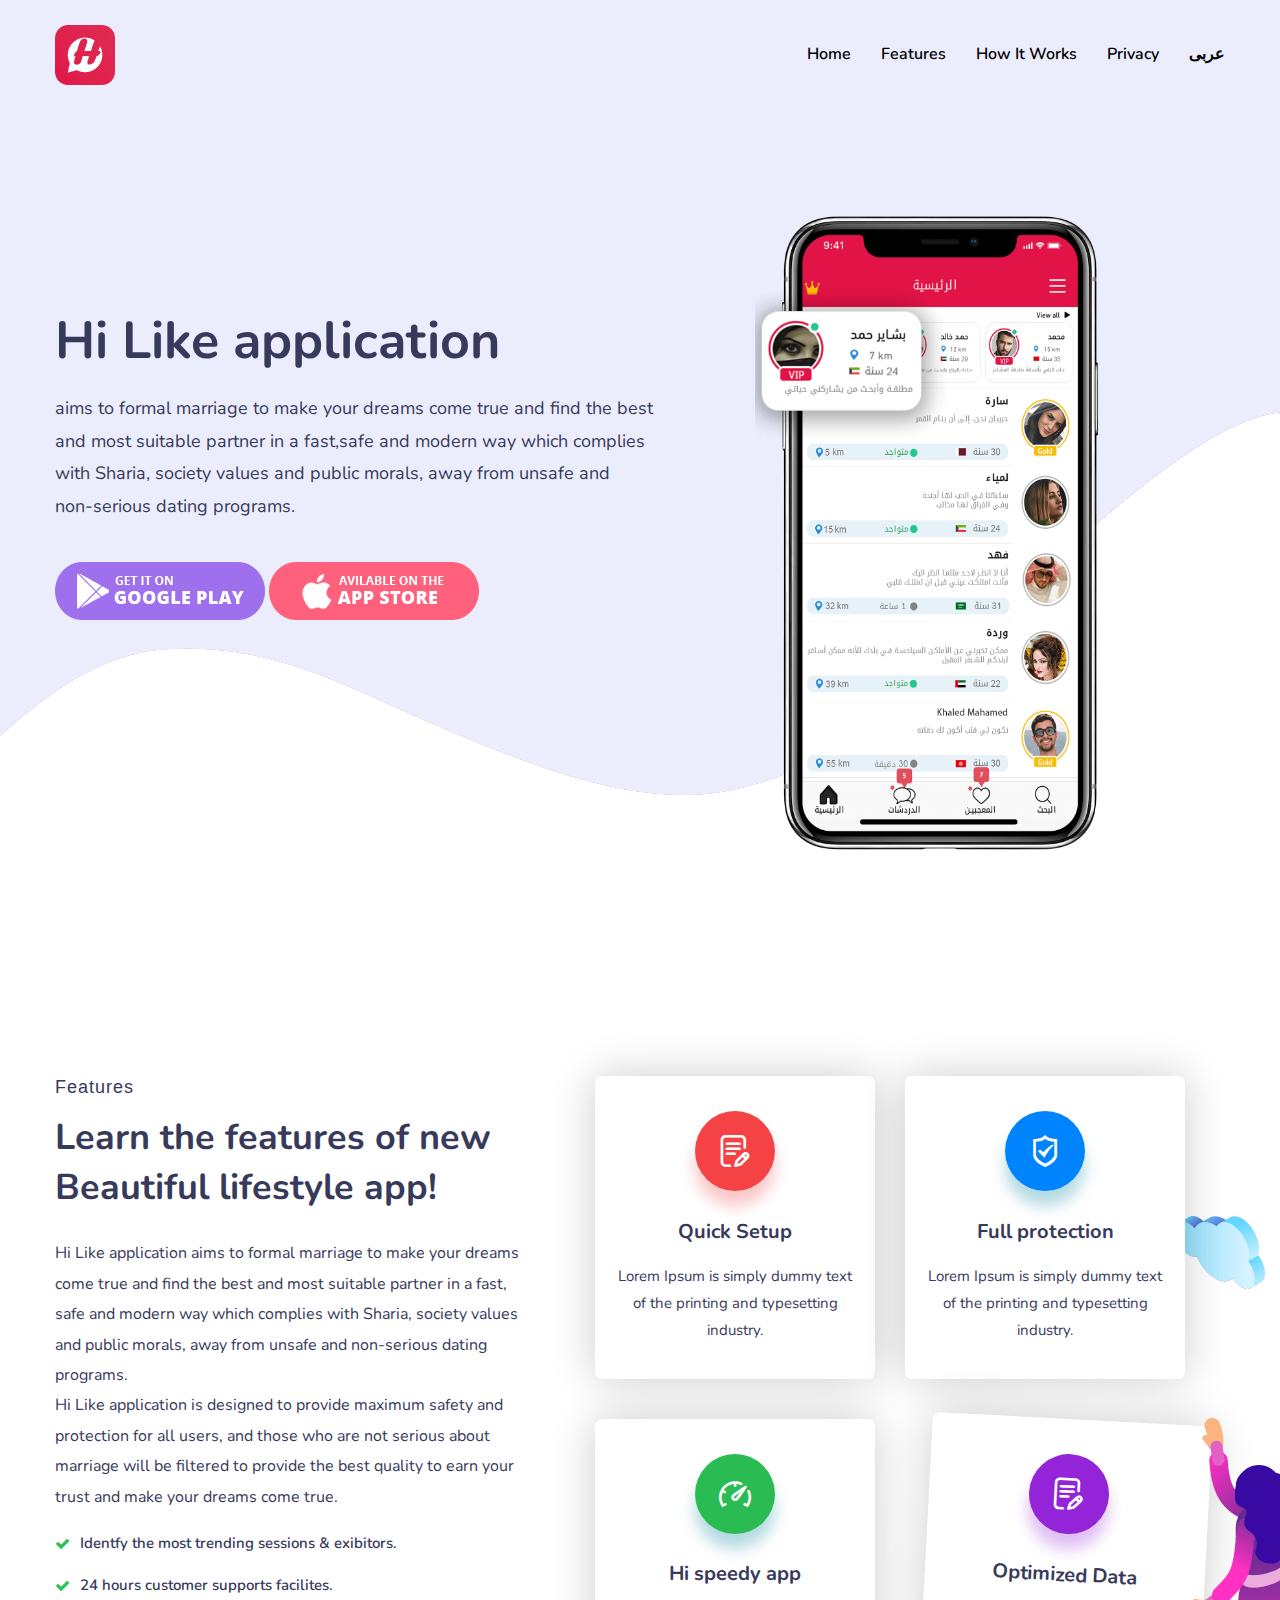
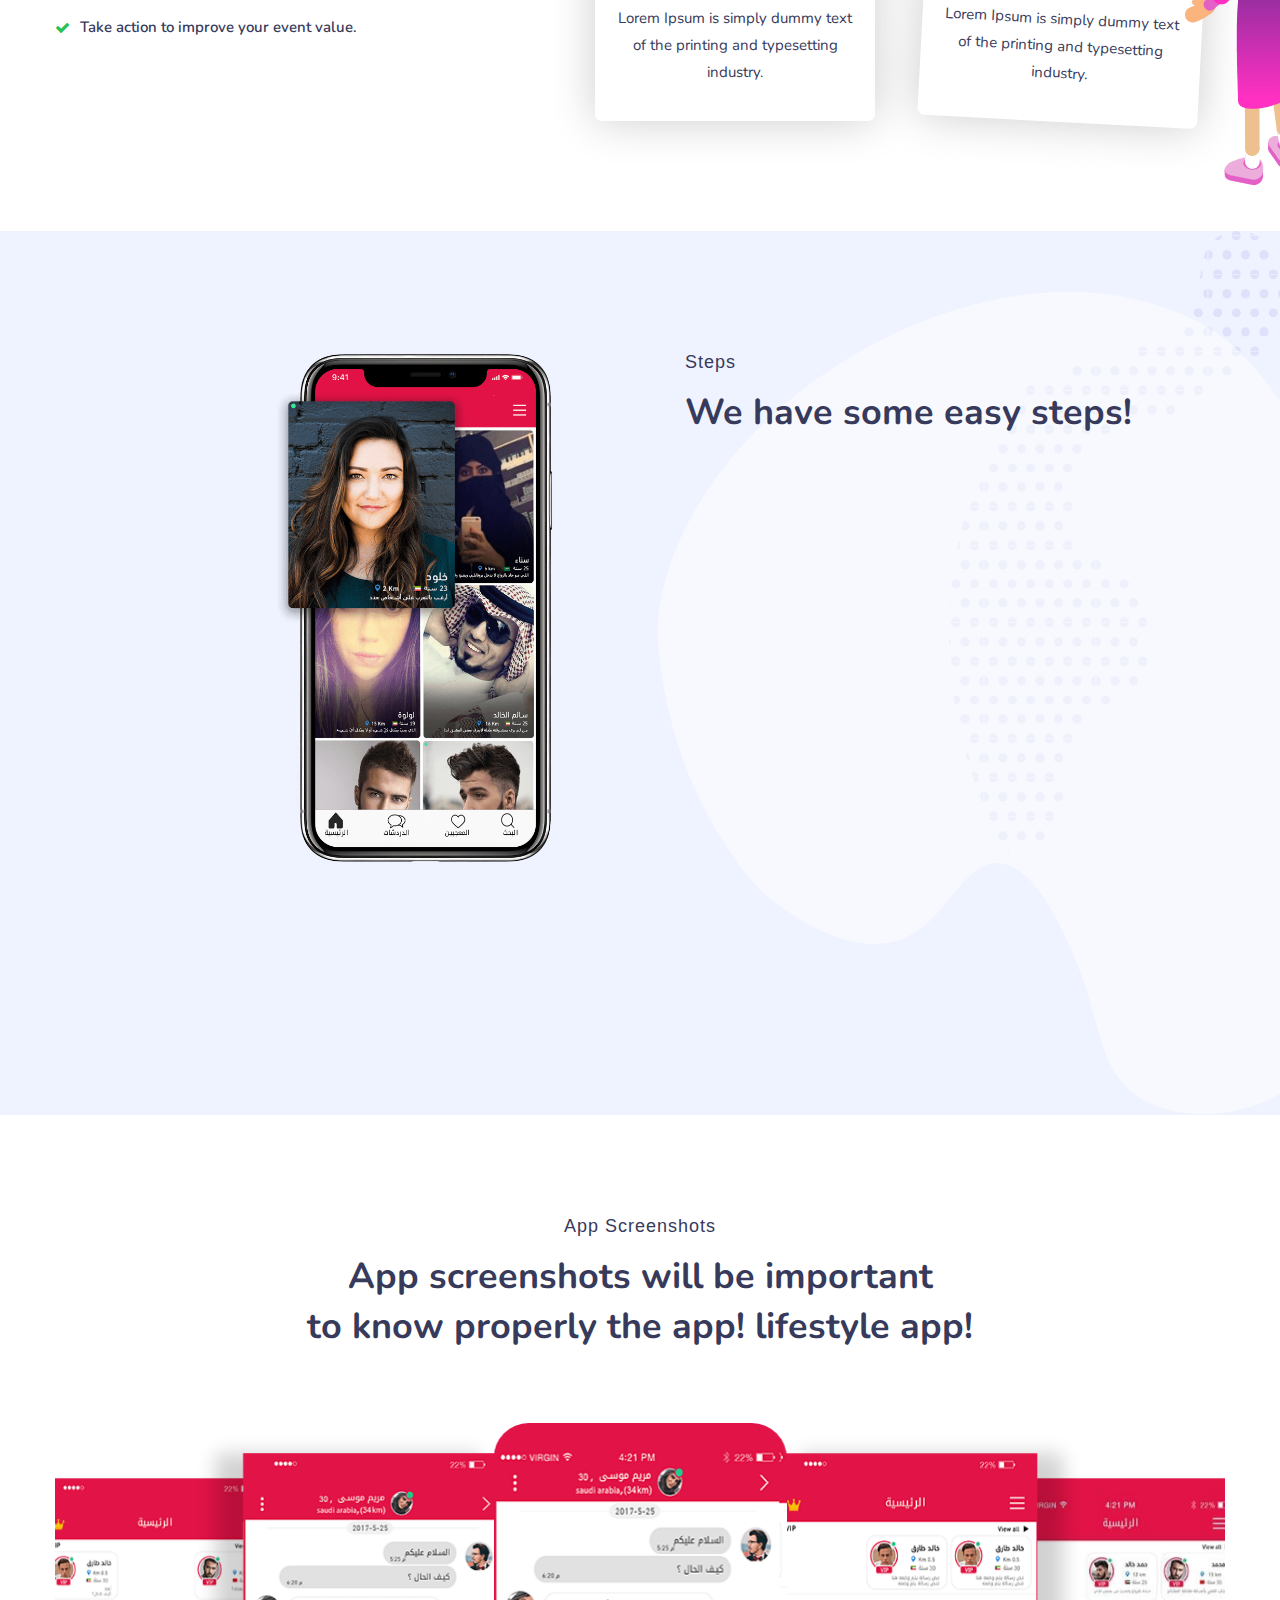
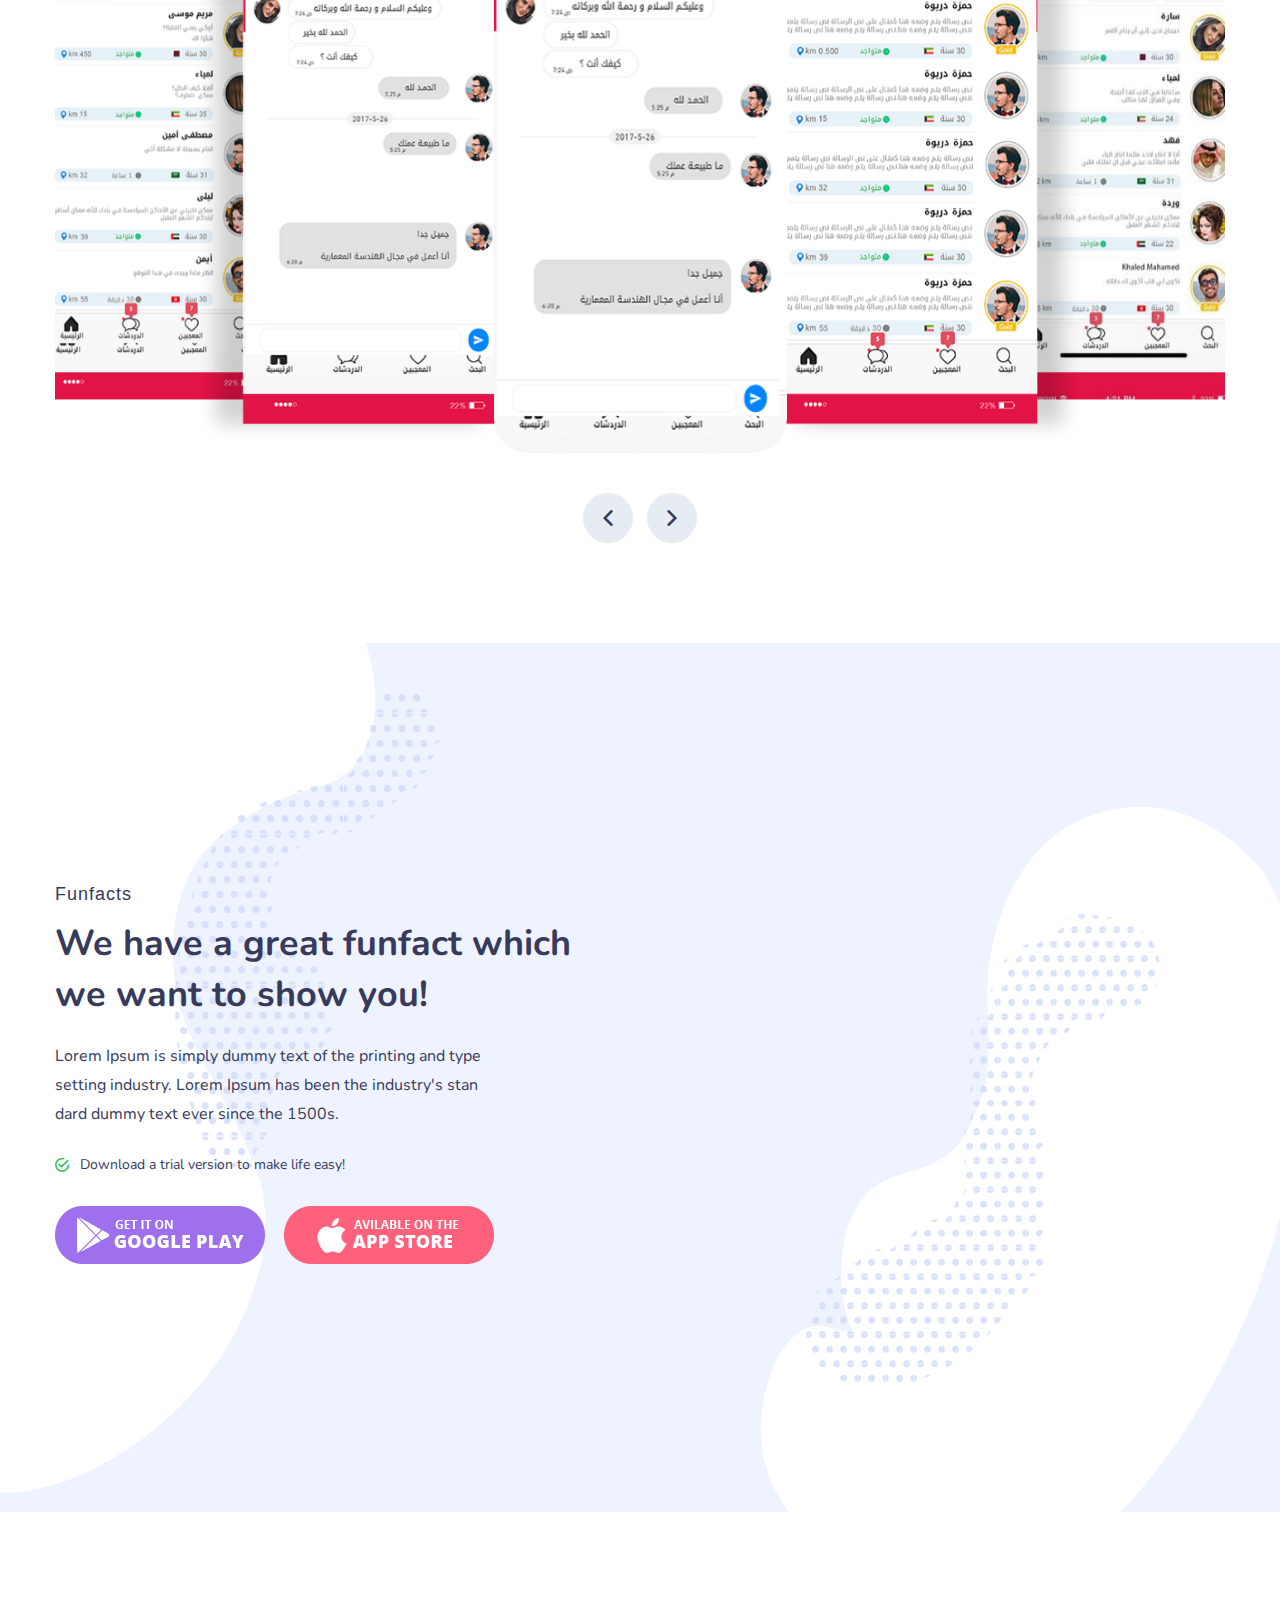
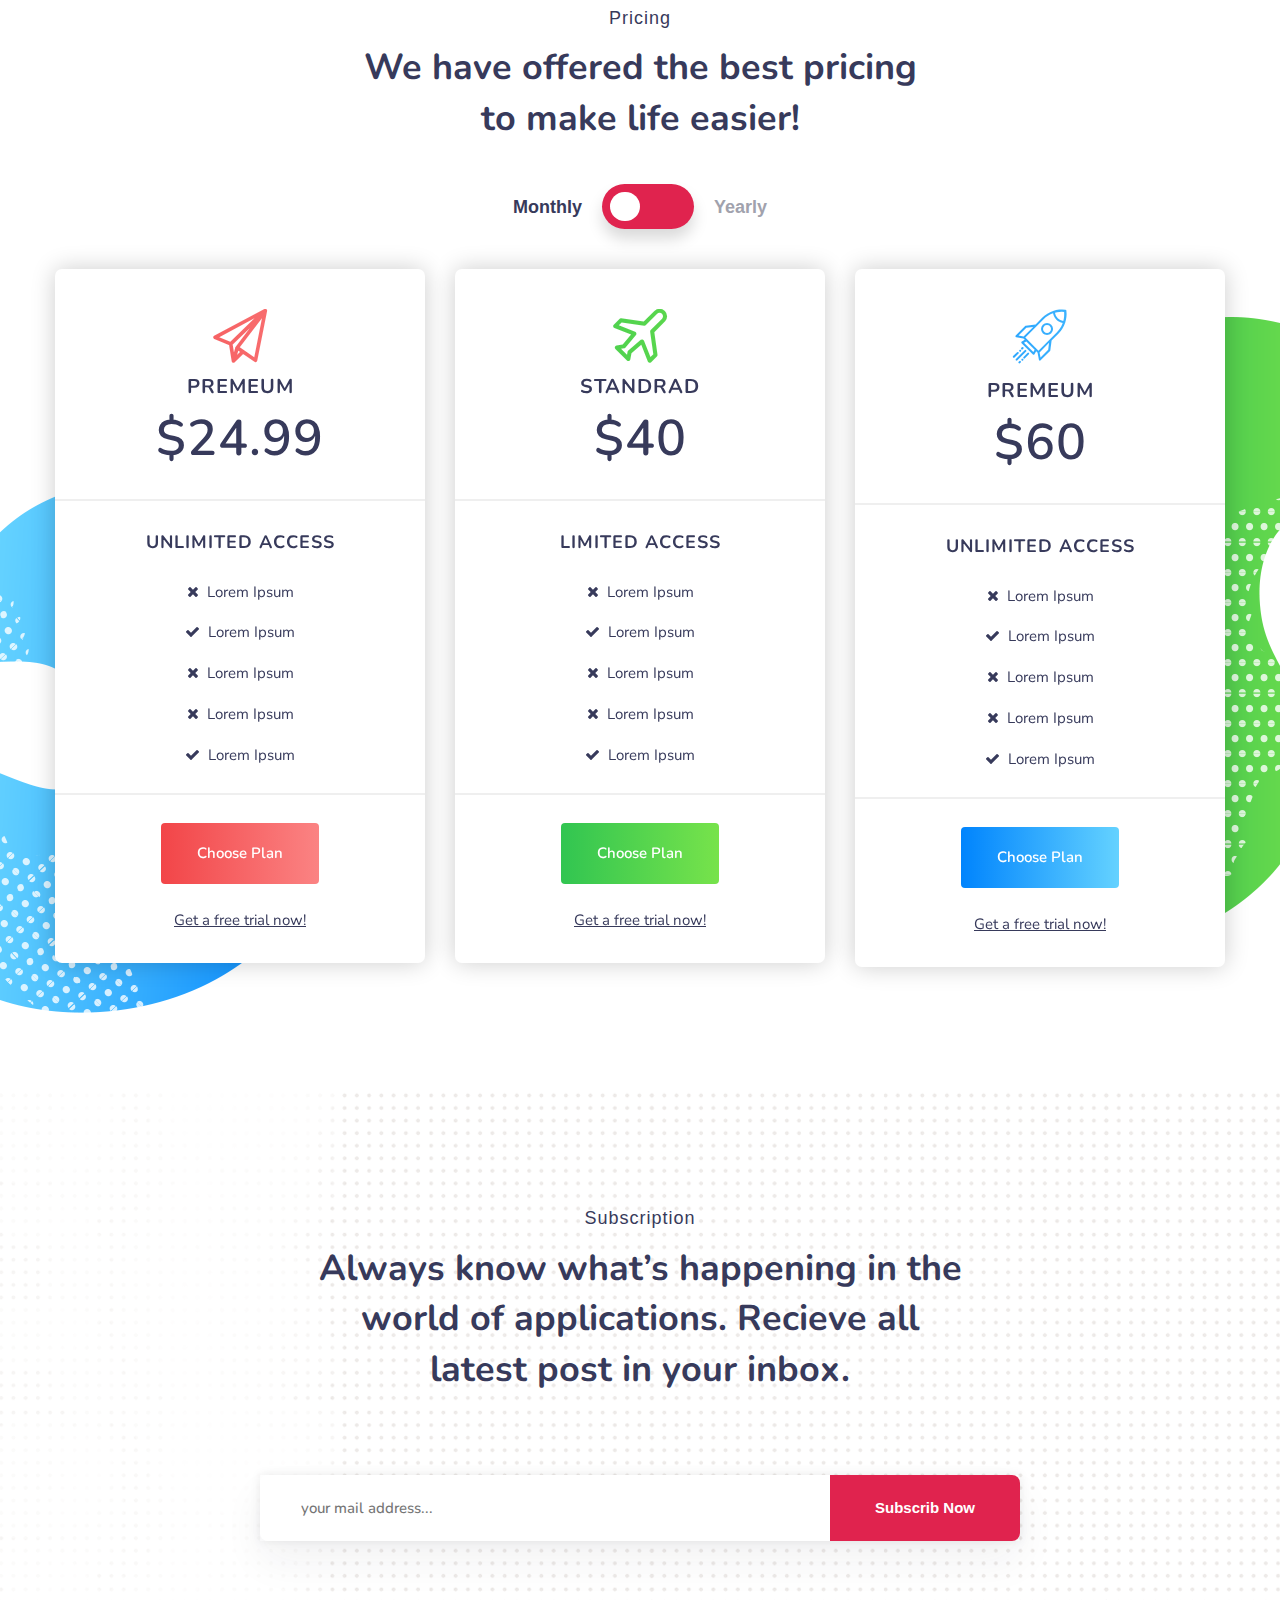
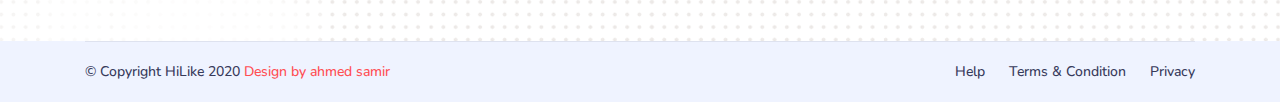
<file: index.html>
<!--A Design by Medala Solution
  Author: Ahmed Samir
  Template Name: HiLike-App | Personal Portfolio HTML5 Template
  Author URL: https://www.facebook.com/a7med.samir.f
  -->
<!DOCTYPE html>
<html lang="en" dir="ltr">

<head>
	<meta charset="utf-8">
	<meta http-equiv="X-UA-Compatible" content="IE=edge">
	<meta name="viewport" content="width=device-width, initial-scale=1.0">
	<meta name="author" content="Ahmed Samir" />
	<link rel="shortcut icon" href="images/favicon.png">
	<title>HiLike</title>
	<!-- awesome -->
	<link href="css/font-awesome.css" rel="stylesheet">
	<!-- bootstrap -->
	<link href="css/bootstrap.css" rel="stylesheet">
	<!-- style -->
	<link href="css/main.css" rel="stylesheet">


	<!-- HTML5 Shim and Respond.js IE8 support of HTML5 elements and media queries -->
	<!-- WARNING: Respond.js doesn't work if you view the page via file:// -->
	<!--[if lt IE 9]>
	<script src="https://cdnjs.cloudflare.com/ajax/libs/html5shiv/3.7.3/html5shiv.min.js"></script>
	<script src="https://cdnjs.cloudflare.com/ajax/libs/respond.js/1.4.2/respond.min.js"></script>
	<![endif]-->

</head>

<body>

	<div class="page-wrapper">

		<!-- Preloader -->
		<div class="preloader"></div>

		<!-- Main Header-->
		<header class="main-header">

			<!--Header-Upper-->
			<div class="header-upper">
				<div class="auto-container">
					<div class="clearfix">

						<div class="pull-left logo-box">
							<div class="logo"><a href="index.html"><img src="images/logo.png" alt="" title=""></a>
							</div>
						</div>

						<div class="nav-outer clearfix">
							<!--Mobile Navigation Toggler-->
							<div class="mobile-nav-toggler"><span class="icon icons-menu-button"></span></div>
							<!-- Main Menu -->
							<nav class="main-menu show navbar-expand-md">
								<div class="navbar-header">
									<button class="navbar-toggler" type="button" data-toggle="collapse"
										data-target="#navbarSupportedContent" aria-controls="navbarSupportedContent"
										aria-expanded="false" aria-label="Toggle navigation">
										<span class="icon-bar"></span>
										<span class="icon-bar"></span>
										<span class="icon-bar"></span>
									</button>
								</div>

								<div class="navbar-collapse collapse scroll-nav clearfix" id="navbarSupportedContent">
									<ul class="navigation clearfix">
										<li><a href="#home-banner">Home</a></li>
										<li><a href="#featured">Features</a></li>
										<li><a href="#steps-section">How it works</a></li>
										<li><a href="Privacy.html">Privacy</a></li>
										<li><a href="ar/index.html">عربى</a></li>
									</ul>
								</div>

							</nav>

						</div>

					</div>
				</div>
			</div>
			<!--End Header Upper-->



			<!-- Mobile Menu  -->
			<div class="mobile-menu">
				<div class="menu-backdrop"></div>
				<div class="close-btn"><span class="icon icons-multiply"></span></div>

				<nav class="menu-box">
					<div class="nav-logo"><a href="index.html"><img src="images/logo.png" alt="" title=""></a></div>
					<div class="menu-outer">
						<!--Here Menu Will Come Automatically Via Javascript / Same Menu as in Header-->
					</div>
				</nav>
			</div><!-- End Mobile Menu -->

		</header>
		<!--End Main Header -->

		<!--Banner Section-->
		<section class="banner-section" id="home-banner">
			<div class="patern-layer-one" style="background-image: url(images/background/banner-bg.png)"></div>
			<div class="auto-container">
				<div class="row clearfix">

					<!-- Content Column -->
					<div class="content-column col-lg-7 col-md-12 col-sm-12">
						<div class="inner-column">
							<h1>Hi Like application</h1>
							<div class="text">
								aims to formal marriage to make your dreams come true and find the best <br>
								and most suitable partner in a fast,safe and modern way which complies<br>
								with Sharia, society values ​​and public morals, away from unsafe and<br>
								non-serious dating programs.

							
							</div>
							<div class="google-btns">
								<a href="#"><img src="images/google-1.png" alt=""></a>
								<a href="#"><img src="images/app.png" alt=""></a>
							</div>
						
						</div>
					</div>

					<!-- Carousel Column -->
					<div class="carousel-column col-lg-4 col-md-12 col-sm-12 d-none d-lg-block">
						<div class="inner-column">
							<div class="image">
								<img src="images/resource/search.png" alt="" />
							</div>

						</div>
					</div>

				</div>
			</div>
		</section>
		<!--End Banner Section-->

		<!-- Featured Section -->
		<section class="featured-section" id="featured">
			<div class="auto-container">
				<div class="row clearfix">

					<!-- Content Column -->
					<div class="content-column col-lg-5 col-md-12 col-sm-12">
						<div class="iner-column">
							<div class="sec-title">
								<div class="title"><span>Fe</span>atures</div>
								<h2>Learn the features of new Beautiful <span>lifest</span>y<span>le</span> app!</h2>
							</div>
							<div class="text">
								<p>
									Hi Like application aims to formal marriage to make your dreams come true and find the best and most suitable partner in a fast, safe and modern way which complies with Sharia, society values ​​and public morals, away from unsafe and non-serious dating programs. <br>
									Hi Like application is designed to provide maximum safety and protection for all users, and those who are not serious about marriage will be filtered to provide the best quality to earn your trust and make your dreams come true.

								</p>
							</div>
							<ul class="list-style-one">
								<li>Identfy the most trending sessions & exibitors.</li>
								<li>24 hours customer supports facilites.</li>
								<li>Take action to improve your event value.</li>
							</ul>

						</div>
					</div>

					<!-- Blocks Column -->
					<div class="blocks-column col-lg-7 col-md-12 col-sm-12">
						<div class="inner-column">
							<!-- Cloud Icon -->
							<div class="cloud-icon">
								<img src="images/icons/cloud-icon.png" alt="" />
							</div>
							<div class="row clearfix">

								<!-- Featured Block -->
								<div class="featured-block titlt col-lg-6 col-md-6 col-sm-12" data-tilt
									data-tilt-max="8">
									<div class="inner-box">
										<div class="icon-box">
											<span class="icon flaticon-writing"></span>
										</div>
										<h3>Quick Setup</h3>
										<div class="text">Lorem Ipsum is simply dummy text of the printing and typesetting industry.</div>
									</div>
								</div>

								<!-- Featured Block -->
								<div class="featured-block titlt style-two col-lg-6 col-md-6 col-sm-12" data-tilt
									data-tilt-max="6">
									<div class="inner-box">
										<div class="icon-box">
											<span class="icon flaticon-protection-shield-with-a-check-mark"></span>
										</div>
										<h3>Full protection</h3>
										<div class="text">Lorem Ipsum is simply dummy text of the printing and typesetting industry.</div>
									</div>
								</div>

								<!-- Featured Block -->
								<div class="featured-block titlt style-three col-lg-6 col-md-6 col-sm-12" data-tilt
									data-tilt-max="10">
									<div class="inner-box">
										<div class="icon-box">
											<span class="icon flaticon-dashboard"></span>
										</div>
										<h3>Hi speedy app</h3>
										<div class="text">Lorem Ipsum is simply dummy text of the printing and typesetting industry.</div>
									</div>
								</div>

								<!-- Featured Block -->
								<div class="featured-block style-four col-lg-6 col-md-6 col-sm-12">
									<div class="inner-box">
										<div class="icon-box">
											<span class="icon flaticon-writing"></span>
										</div>
										<h3>Optimized Data
										</h3>
										<div class="text">Lorem Ipsum is simply dummy text of the printing and typesetting industry.</div>
									</div>
								</div>

							</div>
							<!-- Side Image -->
							<div class="side-image">
								<img src="images/resource/girl-icon.png" alt="" />
							</div>

						</div>
					</div>

				</div>
			</div>
		</section>
		<!-- End Featured Section -->

		<!-- Steps Section -->
		<section class="steps-section" id="steps-section">
			<div class="patern-layer-two" style="background-image: url(images/background/pattern-3.png)"></div>
			<div class="patern-layer-three" style="background-image: url(images/background/pattern-4.png)"></div>
			<div class="auto-container">

				<!-- Carousel Wrapper -->
				<div id="steps-thumb" class="carousel slide carousel-thumbnails" data-ride="carousel">
					<div class="row clearfix">

						<!-- Carousel Column -->
						<div class="carousel-column col-lg-6 col-md-12 col-sm-12">
							<!-- Slides -->
							<div class="carousel-inner" role="listbox">
								<div class="slides">

									<div class="carousel-item active">
										<div class="content">
											<div class="image">
												<a href="images/resource/1-1.png" data-fancybox="steps"
													data-caption="" class="image-link lightbox-image"><img
														src="images/resource/1-1.png" alt="" /></a>
											</div>
										</div>
									</div>

									<div class="carousel-item">
										<div class="content">
											<div class="image">
												<a href="images/resource/2-2.png" data-fancybox="steps"
													data-caption="" class="image-link lightbox-image"><img
														src="images/resource/2-2.png" alt="" /></a>
											</div>
										</div>
									</div>

									<div class="carousel-item">
										<div class="content">
											<div class="image">
												<a href="images/resource/3-3.png" data-fancybox="steps"
													data-caption="" class="image-link lightbox-image"><img
														src="images/resource/3-3.png" alt="" /></a>
											</div>
										</div>
									</div>

								</div>
							</div>
						</div>

						<div class="blocks-column col-lg-6 col-md-12 col-sm-12">
							<div class="inner-column">

								<!-- Sec Title -->
								<div class="sec-title style-two">
									<div class="title">Steps</div>
									<h2>We have some <span> eas</span>y <span>ste</span>p<span>s</span>! </h2>
								</div>

								<!-- Controls-->
								<ul class="carousel-indicators">

									<li data-target="#steps-thumb" data-slide-to="0" class="tab-btn active wow"
										data-wow-delay="0ms" data-wow-duration="1500ms">
										<span class="number">1</span>
										<span class="icon"><i class="flaticon-logout"></i></span>
										<strong>Download as a free trial!</strong>
										Lorem Ipsum is simply dummy text of the printing setting industry. Lorem Ipsum
										has been industry's dard dummy text ever since the 1500s.
									</li>

									<li data-target="#steps-thumb" data-slide-to="1" class="tab-btn wow"
										data-wow-delay="0ms" data-wow-duration="1500ms">
										<span class="number">2</span>
										<span class="icon"><i class="flaticon-credit-card"></i></span>
										<strong>Login your account</strong>
										Lorem Ipsum is simply dummy text of the printing setting industry. Lorem Ipsum
										has been industry's dard dummy text ever since the 1500s.
									</li>

									<li data-target="#steps-thumb" data-slide-to="2" class="tab-btn wow"
										data-wow-delay="0ms" data-wow-duration="1500ms">
										<span class="number">3</span>
										<span class="icon"><i class="flaticon-gift"></i></span>
										<strong>Enjoy the app!</strong>
										Lorem Ipsum is simply dummy text of the printing setting industry. Lorem Ipsum
										has been industry's dard dummy text ever since the 1500s.
									</li>

								</ul>

							</div>
						</div>

					</div>
				</div>

			</div>
		</section>
		<!-- End Steps Section -->

		<!-- Screenshots Section -->
		<section class="screenshots-section">
			<div class="auto-container">
				<div class="sec-title centered style-two">
					<div class="title"><span>Ap</span>p Screenshots</div>
					<h2>App screenshots will be <span>im</span>p<span>ortant</span> <br> to know properly the app!
						lifestyle app!</h2>
				</div>

				<div class="row appScreenshotCarousel-container swiper-container">
<!-- 					<div class="screen-mobile-image"></div>
 -->					<div class="swiper-wrapper">
						<div class="swiper-slide" style="background-image:url(images/resource/slider-01.jpg)"></div>
						<div class="swiper-slide" style="background-image:url(images/resource/slider-02.png)"></div>
						<div class="swiper-slide" style="background-image:url(images/resource/slider-03.png)"></div>
						<div class="swiper-slide" style="background-image:url(images/resource/slider-04.png)"></div>
						<div class="swiper-slide" style="background-image:url(images/resource/slider-05.png)"></div>
						<div class="swiper-slide" style="background-image:url(images/resource/slider-02.png)"></div>
						<div class="swiper-slide" style="background-image:url(images/resource/slider-01.jpg)"></div>
						<div class="swiper-slide" style="background-image:url(images/resource/slider-02.png)"></div>
						<div class="swiper-slide" style="background-image:url(images/resource/slider-03.png)"></div>
						<div class="swiper-slide" style="background-image:url(images/resource/slider-04.png)"></div>
						<div class="swiper-slide" style="background-image:url(images/resource/slider-05.png)"></div>
					</div>
					<!-- Add Arrows -->
				</div>
				<!-- Navigations -->
				<div class="banner-navigation">
					<div class="swiper-button-prev"><span class="icons-left-arrow-1"></span></div>
					<div class="swiper-button-next"><span class="icons-right-arrow-1"></span></div>
				</div>
			</div>
		</section>
		<!-- End Screenshots Section -->
		<!-- Counter Section -->
		<section class="counter-section">
			<div class="patern-layer-one" style="background-image: url(images/background/pattern-5.png)"></div>
			<div class="patern-layer-two" style="background-image: url(images/background/pattern-6.png)"></div>
			<div class="patern-layer-three" style="background-image: url(images/background/pattern-7.png)"></div>
			<div class="patern-layer-four" style="background-image: url(images/background/pattern-8.png)"></div>
			<!-- Flower Image -->
			<div class="flower-image">
	
			</div>
			<div class="auto-container">
				<div class="row clearfix">

					<!-- Content Column -->
					<div class="content-column col-lg-6 col-md-12 col-sm-12">
						<div class="inner-column">
							<div class="sec-title style-three">
								<div class="title"><span>Fu</span>nfacts</div>
								<h2>We have a g<span>reat funfact</span> which <br> we want to show you!</h2>
							</div>
							<div class="text">Lorem Ipsum is simply dummy text of the printing and type setting
								industry. Lorem Ipsum has been the industry's stan dard dummy text ever since the 1500s.
							</div>
							<div class="download">Download a trial version to make life easy!</div>
							<div class="google-btns">
								<a href="#"><img src="images/icons/google-1.png" alt="" /></a>
								<a href="#"><img src="images/icons/app.png" alt="" /></a>
							</div>
						</div>
					</div>

					<!-- Counter Column -->
					<div class="counter-column col-lg-6 col-md-12 col-sm-12">
						<div class="inner-column">

							<!-- Fact Counter -->
							<div class="fact-counter">
								<div class="row clearfix">

									<!--Column-->
									<div class="column counter-column col-lg-6 col-md-6 col-sm-12">
										<div class="inner wow fadeInUp" data-wow-delay="0ms" data-wow-duration="1500ms">
											<div class="content">
												<div class="icon-box">
													<span class="icon fa fa-download"></span>
												</div>
												<div class="count-outer count-box">
													<span class="count-text" data-speed="2500"
														data-stop="9633">0</sp>+
												</div>
												<h5 class="counter-title">APP DOWNLOAD
												</h5>
											</div>
										</div>
									</div>

									<!--Column-->
									<div class="column counter-column col-lg-6 col-md-6 col-sm-12">
										<div class="inner wow fadeInUp" data-wow-delay="300ms"
											data-wow-duration="1500ms">
											<div class="content">
												<div class="icon-box">
													<span class="icon fa fa-users"></span>
												</div>
												<div class="count-outer count-box alternate">
													<span class="count-text" data-speed="3000" data-stop="7650">0</span>+
												</div>
												<h5 class="counter-title">HAPPY USERS
												</h5>
											</div>
										</div>
									</div>

									<!--Column-->
									<div class="column counter-column col-lg-6 col-md-6 col-sm-12">
										<div class="inner wow fadeInUp" data-wow-delay="600ms"
											data-wow-duration="1500ms">
											<div class="content">
												<div class="icon-box">
													<span class="icon fa fa-star"></span>
												</div>
												<div class="count-outer count-box">
													<span class="count-text" data-speed="3000" data-stop="290">0</span>+
												</div>
												<h5 class="counter-title">5 Star Reating</h5>
											</div>
										</div>
									</div>

									<!--Column-->
									<div class="column counter-column col-lg-6 col-md-6 col-sm-12">
										<div class="inner wow fadeInUp" data-wow-delay="900ms"
											data-wow-duration="1500ms">
											<div class="content">
												<div class="icon-box">
													<span class="icon fa fa-trophy"></span>
												</div>
												<div class="count-outer count-box">
													<span class="count-text" data-speed="2500"
														data-stop="633">0</span>+
												</div>
												<h5 class="counter-title">BEST AWARDS
												</h5>
											</div>
										</div>
									</div>

								</div>
							</div>

						</div>
					</div>

				</div>
			</div>
		</section>
		<!-- End Counter Section -->
	<!-- Pricing Section -->
 	<section class="pricing-section" id="pricing">
		<div class="auto-container">
			<div class="sec-title centered style-three">
				<div class="title"><span>pr</span>icing</div>
				<h2>We have offered the <span>best </span>p<span>ricing</span> <br> to make life easier!</h2>
			</div>

			<div class="pricing-tabs tabs-box">

				<div class="title-column">

					<ul class="tab-buttons clearfix">
						<li data-tab="#prod-monthly" class="tab-btn monthly active-btn">Monthly</li>
						<li class="boll"><span class="round"></span></li>
						<li data-tab="#prod-yearly" class="tab-btn yearly">Yearly</li>
					</ul>

				</div>

				<div class="tabs-content">

					<div class="patern-layer-three paroller" data-paroller-factor="0.30"
						data-paroller-factor-lg="0.60" data-paroller-type="foreground"
						data-paroller-direction="horizontal"
						style="background-image: url(images/icons/pattern-19.png)"></div>
					<div class="patern-layer-four paroller" data-paroller-factor="-0.30"
						data-paroller-factor-lg="0.60" data-paroller-type="foreground"
						data-paroller-direction="horizontal"
						style="background-image: url(images/icons/pattern-20.png)"></div>

					<div class="tab active-tab" id="prod-monthly">
						<div class="content">
							<div class="row clearfix">
								<div class="price-block col-lg-4 col-md-6 col-sm-12">
									<div class="inner-box">
										<div class="patern-layer-two"
											style="background-image: url(images/icons/pattern-18.png)"></div>
										<div class="patern-layer-one"
											style="background-image: url(images/icons/pattern-17.png)"></div>
										<div class="upper-box">
											<div class="icon-box">
												<span class="icon flaticon-paper-plane"></span>
											</div>
											<div class="title">Premeum</div>
											<h3>$24.99</h3>
										</div>
										<div class="middle-box">
											<div class="price-title">unLimited access</div>
											<ul class="price-list">
												<li><i class="fa fa-remove"></i>Lorem Ipsum</li>
												<li><i class="fa fa-check"></i>Lorem Ipsum</li>
												<li><i class="fa fa-remove"></i>Lorem Ipsum</li>
												<li><i class="fa fa-remove"></i>Lorem Ipsum</li>
												<li><i class="fa fa-check"></i>Lorem Ipsum</li>
											</ul>
										</div>
										<div class="lower-box">
											<a href="#" class="theme-btn plan-btn">choose plan</a>
											<a href="#" class="trial">Get a free trial now!</a>
										</div>
									</div>
								</div>
								<div class="price-block col-lg-4 col-md-6 col-sm-12">
									<div class="inner-box">
										<div class="patern-layer-two"
											style="background-image: url(images/icons/pattern-18.png)"></div>
										<div class="patern-layer-one"
											style="background-image: url(images/icons/pattern-17.png)"></div>
										<div class="upper-box">
											<div class="icon-box">
												<span class="icon flaticon-plane"></span>
											</div>
											<div class="title">Standrad</div>
											<h3>$40</h3>
										</div>
										<div class="middle-box">
											<div class="price-title">Limited access</div>
											<ul class="price-list">
												<li><i class="fa fa-remove"></i>Lorem Ipsum</li>
												<li><i class="fa fa-check"></i>Lorem Ipsum</li>
												<li><i class="fa fa-remove"></i>Lorem Ipsum</li>
												<li><i class="fa fa-remove"></i>Lorem Ipsum</li>
												<li><i class="fa fa-check"></i>Lorem Ipsum</li>
											</ul>
										</div>
										<div class="lower-box">
											<a href="#" class="theme-btn plan-btn">choose plan</a>
											<a href="#" class="trial">Get a free trial now!</a>
										</div>
									</div>
								</div>
								<div class="price-block col-lg-4 col-md-6 col-sm-12">
									<div class="inner-box">
										<div class="patern-layer-two"
											style="background-image: url(images/icons/pattern-18.png)"></div>
										<div class="patern-layer-one"
											style="background-image: url(images/icons/pattern-17.png)"></div>
										<div class="upper-box">
											<div class="icon-box">
												<span class="icon icons-rocket-ship"></span>
											</div>
											<div class="title">Premeum</div>
											<h3>$60</h3>
										</div>
										<div class="middle-box">
											<div class="price-title">unLimited access</div>
											<ul class="price-list">
												<li><i class="fa fa-remove"></i>Lorem Ipsum</li>
												<li><i class="fa fa-check"></i>Lorem Ipsum</li>
												<li><i class="fa fa-remove"></i>Lorem Ipsum</li>
												<li><i class="fa fa-remove"></i>Lorem Ipsum</li>
												<li><i class="fa fa-check"></i>Lorem Ipsum</li>
											</ul>
										</div>
										<div class="lower-box">
											<a href="#" class="theme-btn plan-btn">choose plan</a>
											<a href="#" class="trial">Get a free trial now!</a>
										</div>
									</div>
								</div>

							</div>

						</div>
					</div>
					<div class="tab" id="prod-yearly">
						<div class="content">
							<div class="row clearfix">
								<div class="price-block col-lg-4 col-md-6 col-sm-12">
									<div class="inner-box">
										<div class="patern-layer-two"
											style="background-image: url(images/icons/pattern-18.png)"></div>
										<div class="patern-layer-one"
											style="background-image: url(images/icons/pattern-17.png)"></div>
										<div class="upper-box">
											<div class="icon-box">
												<span class="icon flaticon-paper-plane"></span>
											</div>
											<div class="title">Premeum</div>
											<h3>$99.99</h3>
										</div>
										<div class="middle-box">
											<div class="price-title">unLimited access</div>
											<ul class="price-list">
												<li><i class="fa fa-remove"></i>Lorem Ipsum</li>
												<li><i class="fa fa-check"></i>Lorem Ipsum</li>
												<li><i class="fa fa-remove"></i>Lorem Ipsum</li>
												<li><i class="fa fa-remove"></i>Lorem Ipsum</li>
												<li><i class="fa fa-check"></i>Lorem Ipsum</li>
											</ul>
										</div>
										<div class="lower-box">
											<a href="#" class="theme-btn plan-btn">choose plan</a>
											<a href="#" class="trial">Get a free trial now!</a>
										</div>
									</div>
								</div>
								<div class="price-block col-lg-4 col-md-6 col-sm-12">
									<div class="inner-box">
										<div class="patern-layer-two"
											style="background-image: url(images/icons/pattern-18.png)"></div>
										<div class="patern-layer-one"
											style="background-image: url(images/icons/pattern-17.png)"></div>
										<div class="upper-box">
											<div class="icon-box">
												<span class="icon flaticon-plane"></span>
											</div>
											<div class="title">Standrad</div>
											<h3>$129.99</h3>
										</div>
										<div class="middle-box">
											<div class="price-title">Limited access</div>
											<ul class="price-list">
												<li><i class="fa fa-remove"></i>Lorem Ipsum</li>
												<li><i class="fa fa-check"></i>Lorem Ipsum</li>
												<li><i class="fa fa-remove"></i>Lorem Ipsum</li>
												<li><i class="fa fa-remove"></i>Lorem Ipsum</li>
												<li><i class="fa fa-check"></i>Lorem Ipsum</li>
											</ul>
										</div>
										<div class="lower-box">
											<a href="#" class="theme-btn plan-btn">choose plan</a>
											<a href="#" class="trial">Get a free trial now!</a>
										</div>
									</div>
								</div>
								<div class="price-block col-lg-4 col-md-6 col-sm-12">
									<div class="inner-box">
										<div class="patern-layer-two"
											style="background-image: url(images/icons/pattern-18.png)"></div>
										<div class="patern-layer-one"
											style="background-image: url(images/icons/pattern-17.png)"></div>
										<div class="upper-box">
											<div class="icon-box">
												<span class="icon icons-rocket-ship"></span>
											</div>
											<div class="title">Premeum</div>
											<h3>$149.99</h3>
										</div>
										<div class="middle-box">
											<div class="price-title">unLimited access</div>
											<ul class="price-list">
												<li><i class="fa fa-remove"></i>Lorem Ipsum</li>
												<li><i class="fa fa-check"></i>Lorem Ipsum</li>
												<li><i class="fa fa-remove"></i>Lorem Ipsum</li>
												<li><i class="fa fa-remove"></i>Lorem Ipsum</li>
												<li><i class="fa fa-check"></i>Lorem Ipsum</li>
											</ul>
										</div>
										<div class="lower-box">
											<a href="#" class="theme-btn plan-btn">choose plan</a>
											<a href="#" class="trial">Get a free trial now!</a>
										</div>
									</div>
								</div>

							</div>
						</div>
					</div>

				</div>
			</div>

		</div>
	</section>
	<!-- End Pricing Section -->

		<!-- Subscribe Section -->
		<section class="subscribe-section">
			<div class="patern-layer-one" style="background-image: url(images/background/pattern-15.png)"></div>
			<div class="auto-container">
				<div class="sec-title centered style-four">
					<div class="title"><span>Su</span>bscription</div>
					<h2>Always know what’s happening in the <br> world of applications. Recieve all <br> latest
						p<span>ost in</span> y<span>our inbox.</span></h2>
				</div>

				<div class="subscribe-form">
					<form method="post" action="">
						<div class="form-group">
							<input type="email" name="email" value="" placeholder="your mail address..." required="">
							<button type="submit" class="theme-btn btn-style-two">Subscrib now</button>
						</div>
					</form>
				</div>
			</div>
		</section>
		<!-- End Subscribe Section -->

		<!-- Main Footer -->
		<footer class="main-footer">
			<div class="container">
				<div class="footer-bottom">
					<div class="clearfix">
						<div class="pull-left">
							<div class="copyright">&copy; Copyright HiLike 2020 <a href="https://www.facebook.com/a7med.samir.f">Design by ahmed samir</a></div>
							
						</div>
						<div class="pull-right">
							<ul class="footer-nav">
								<li><a href="#">Help</a></li>
								<li><a href="#">Terms & Condition</a></li>
								<li><a href="Privacy.html">Privacy</a></li>
							</ul>
						</div>
					</div>
				</div>

			</div>
		</footer>
		<!-- End Main Footer -->

	</div>
	<!--End pagewrapper-->

	<!--Scroll to top-->
	<div class="scroll-to-top scroll-to-target" data-target="html"><span class="fa fa-arrow-circle-up"></span></div>

	<script src="js/jquery.js"></script>
	<script src="js/popper.min.js"></script>
	<script src="js/pagenav.js"></script>
	<script src="js/jquery.scrollTo.js"></script>
	<script src="js/bootstrap.min.js"></script>
	<script src="js/jquery.mCustomScrollbar.concat.min.js"></script>
	<script src="js/jquery.fancybox.js"></script>
	<script src="js/appear.js"></script>
	<script src="js/swiper.min.js"></script>
	<script src="js/jquery.paroller.min.js"></script>
	<script src="js/parallax.min.js"></script>
	<script src="js/validate.js"></script>
	<script src="js/bxslider.js"></script>
	<script src="js/swiper.min.js"></script>
	<script src="js/tilt.jquery.min.js"></script>
	<script src="js/owl.js"></script>
	<script src="js/wow.js"></script>
	<script src="js/jquery-ui.js"></script>
	<script src="js/script.js"></script>

</body>

</html>
</file>
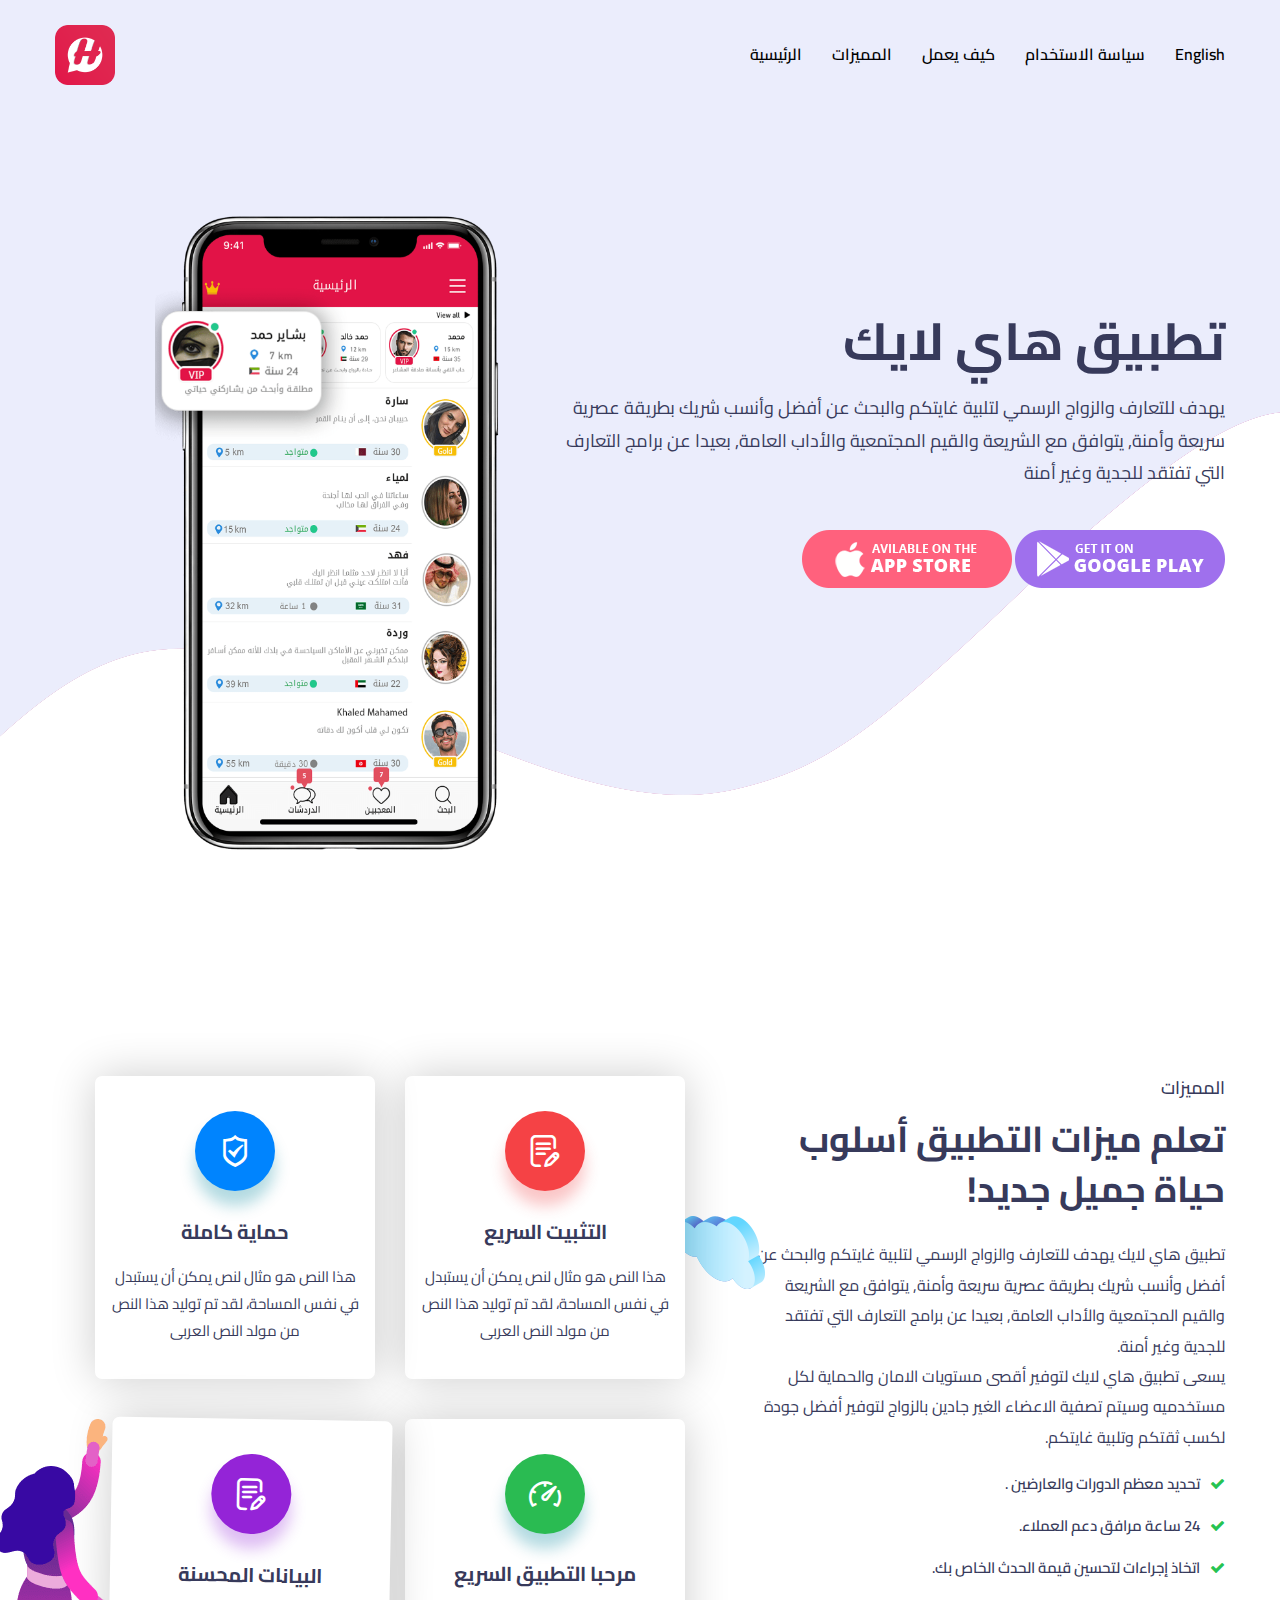
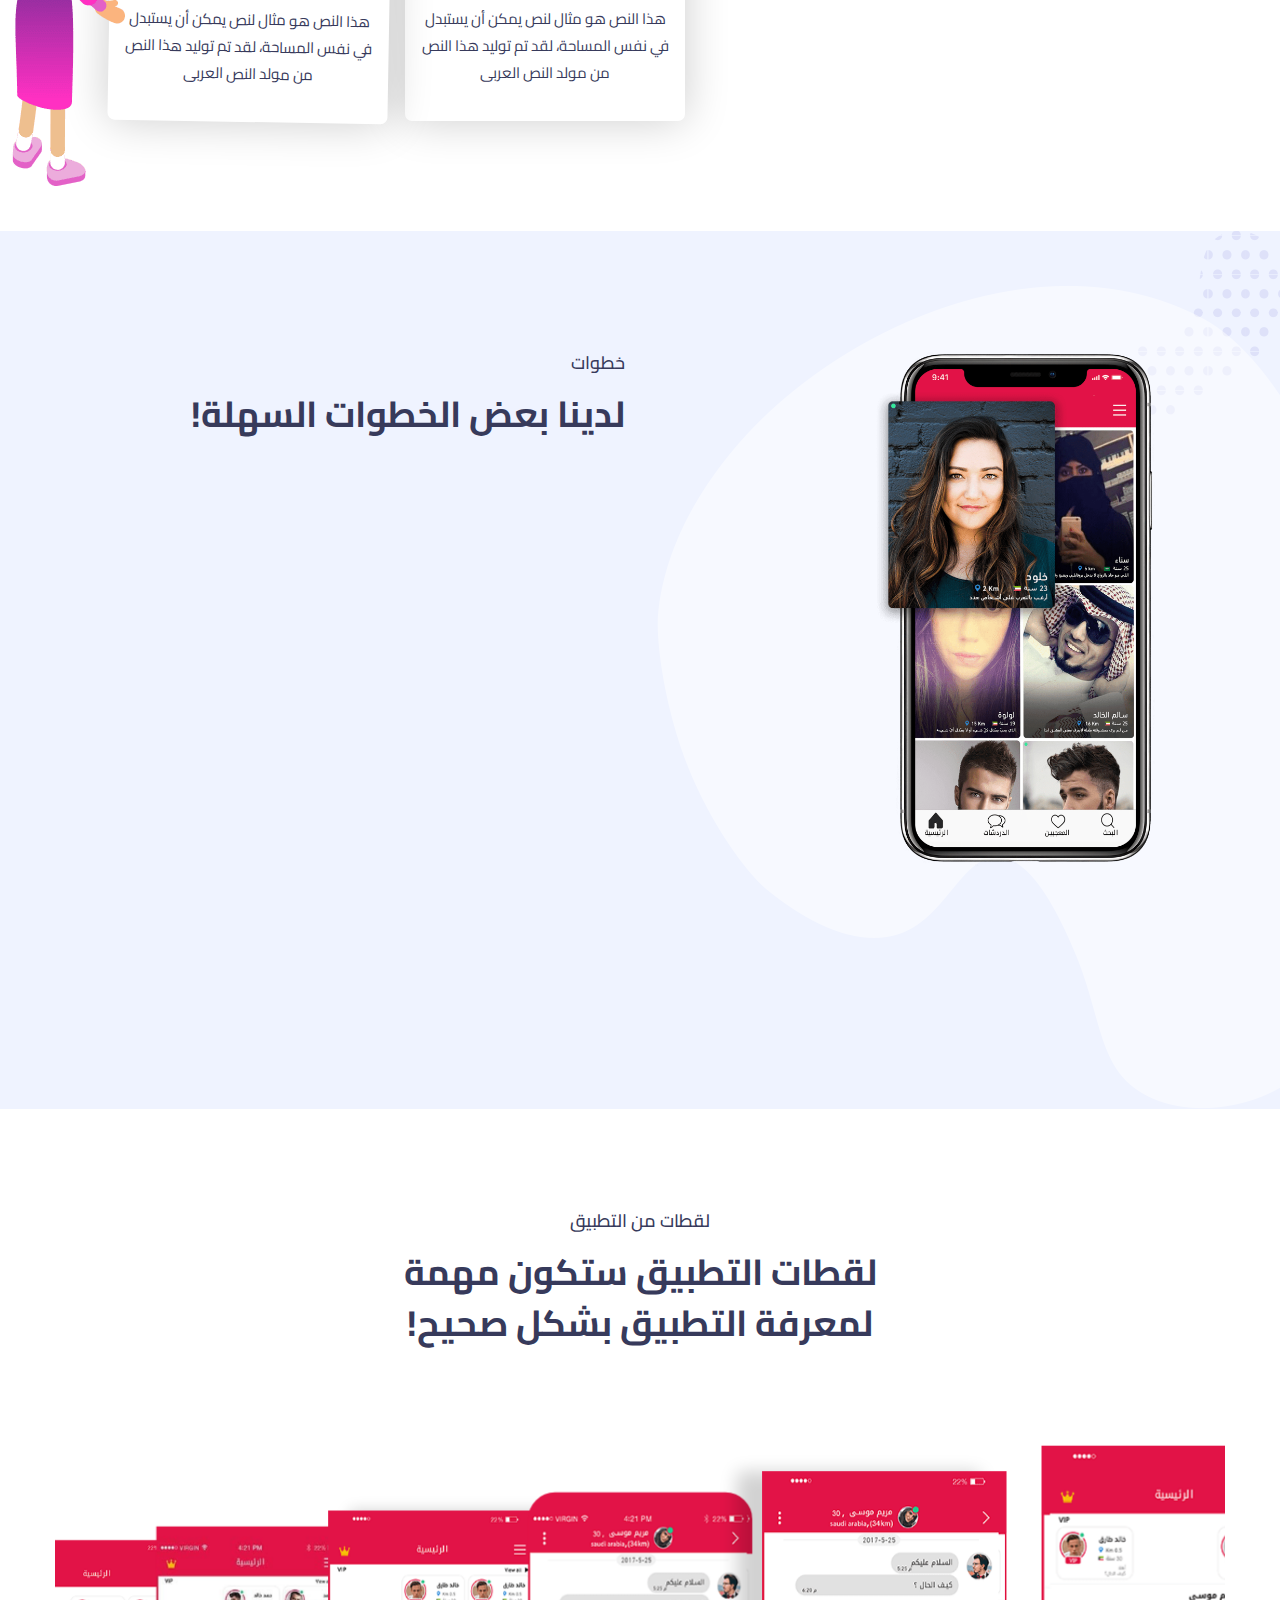
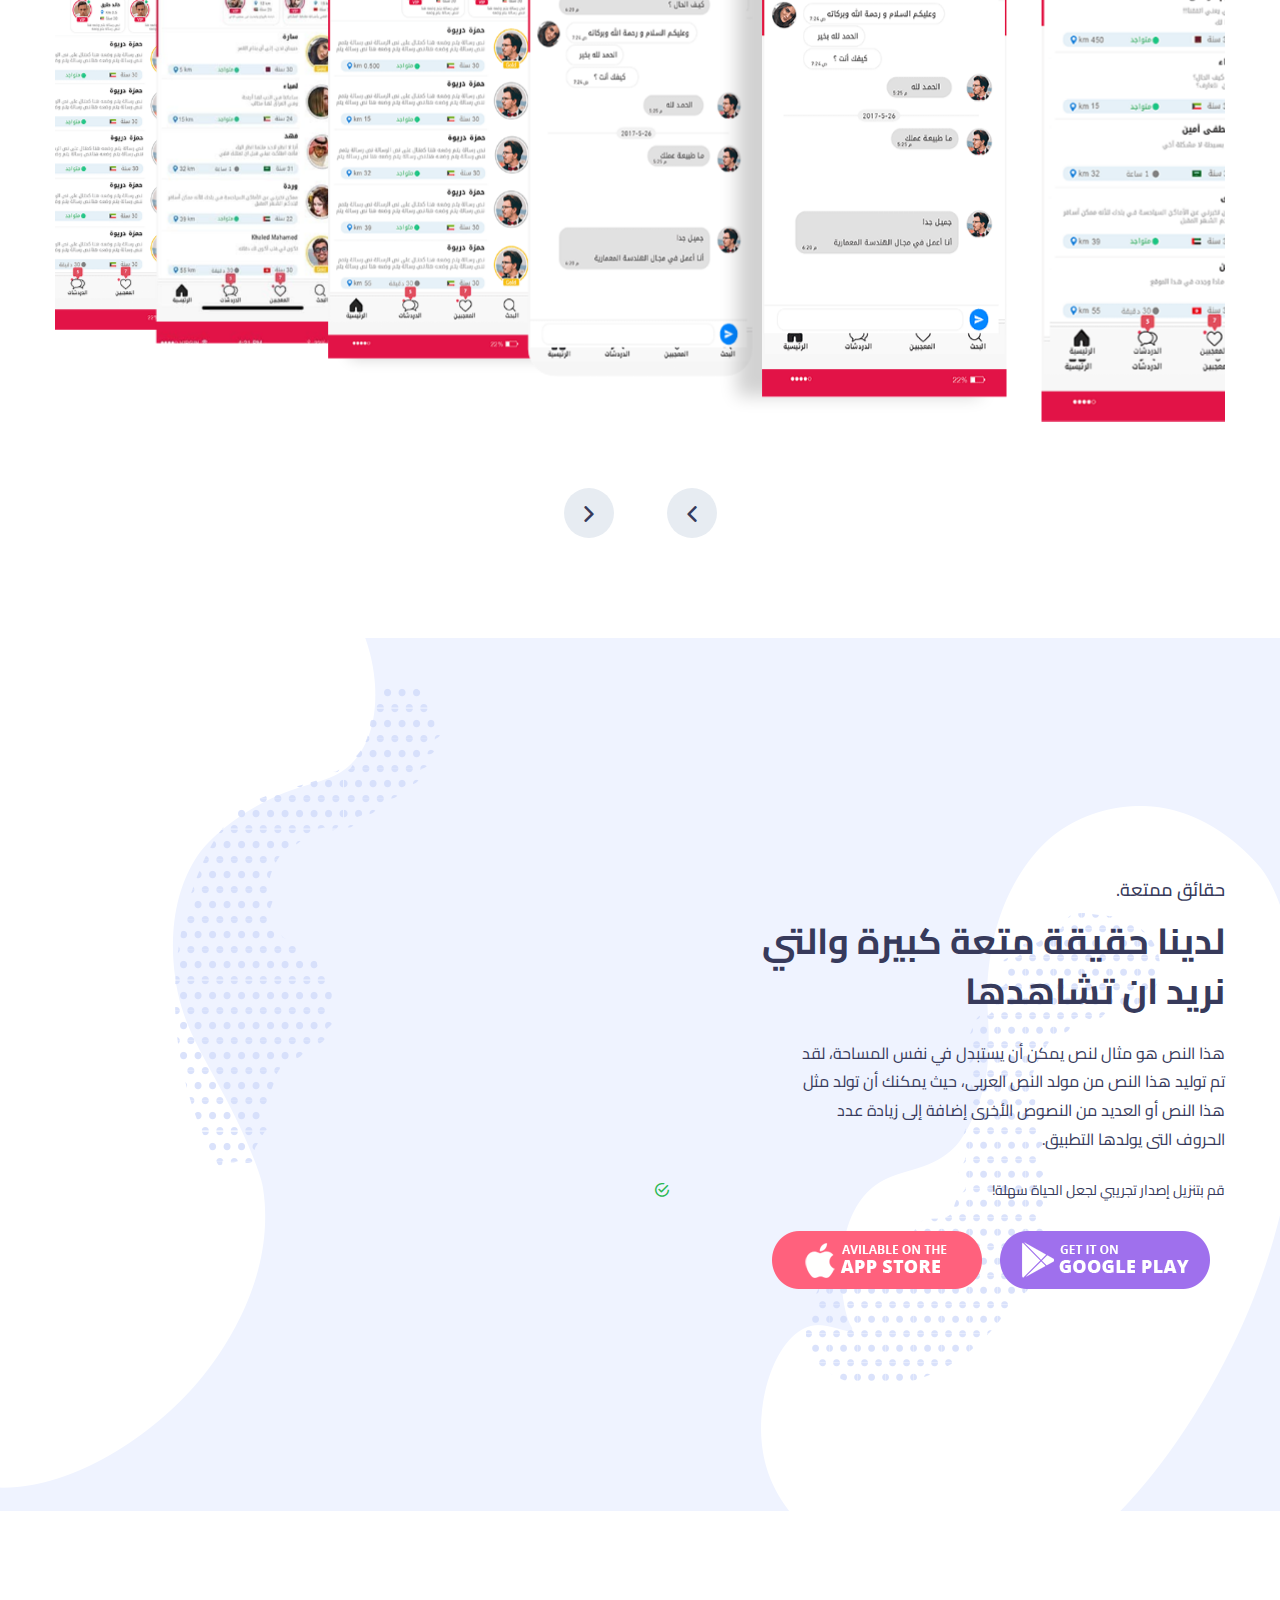
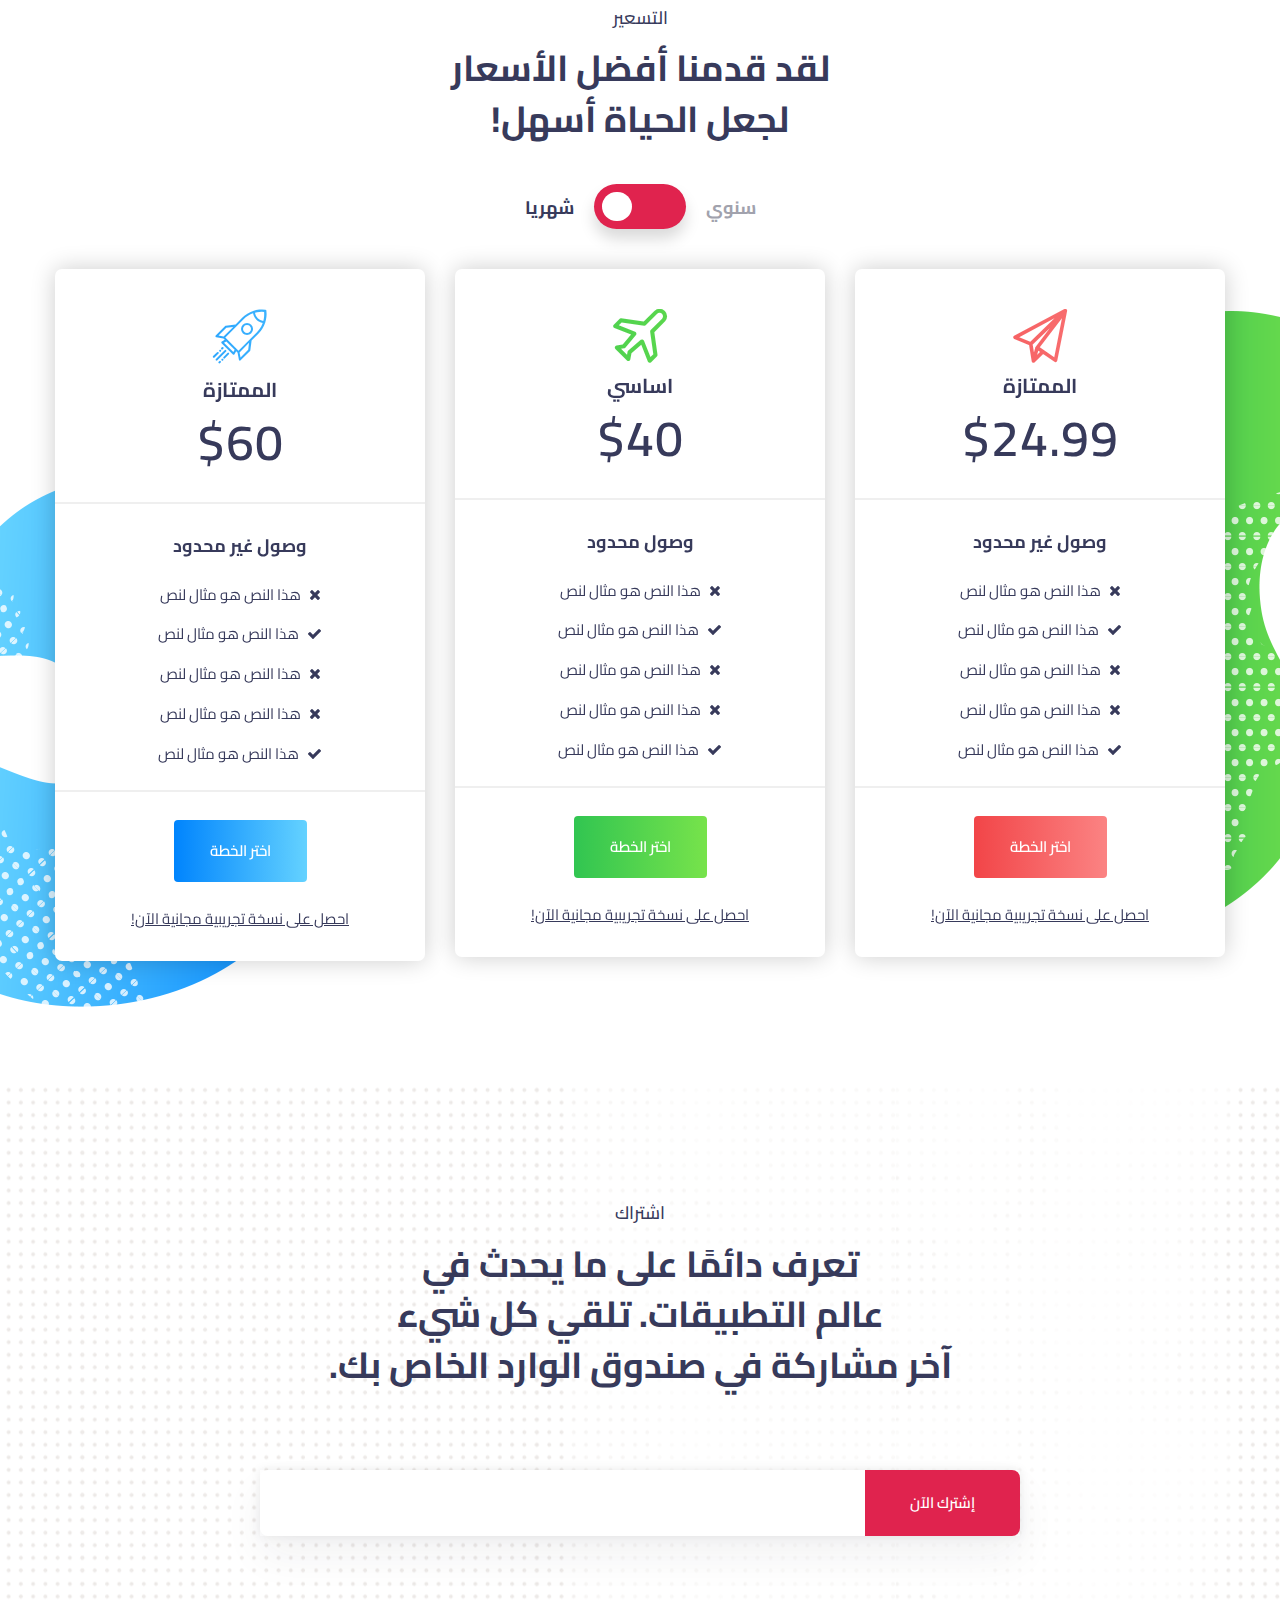
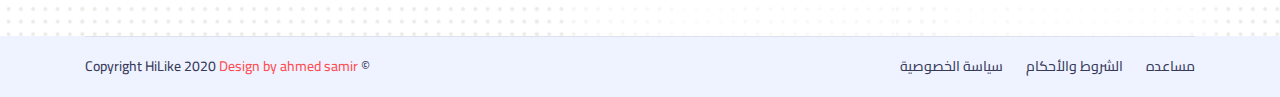
<file: ar/index.html>
<!--A Design by Medala Solution
  Author: Ahmed Samir
  Template Name: HiLike-App | Personal Portfolio HTML5 Template
  Author URL: https://www.facebook.com/a7med.samir.f
  -->
<!DOCTYPE html>
<html lang="ar" dir="rtl">

<head>
	<meta charset="utf-8">
	<meta http-equiv="X-UA-Compatible" content="IE=edge">
	<meta name="viewport" content="width=device-width, initial-scale=1.0">
	<meta name="author" content="Ahmed Samir" />
	<link rel="shortcut icon" href="../images/favicon.png">
	<title>HiLike</title>
	<!-- awesome -->
	<link href="css/font-awesome.css" rel="stylesheet">
	<!-- bootstrap -->
	<link href="css/bootstrap.css" rel="stylesheet">
	<!-- bootstrap rtl -->
	<link href="css/bootstrap-rtl.css" rel="stylesheet">
	<!-- style -->
	<link href="css/main.css" rel="stylesheet">


	<!-- HTML5 Shim and Respond.js IE8 support of HTML5 elements and media queries -->
	<!-- WARNING: Respond.js doesn't work if you view the page via file:// -->
	<!--[if lt IE 9]>
  <script src="https://cdnjs.cloudflare.com/ajax/libs/html5shiv/3.7.3/html5shiv.min.js"></script>
  <script src="https://cdnjs.cloudflare.com/ajax/libs/respond.js/1.4.2/respond.min.js"></script>
  <![endif]-->

</head>

<body>

	<div class="page-wrapper">

		<!-- Preloader -->
		<div class="preloader"></div>

		<!-- Main Header-->
		<header class="main-header">

			<!--Header-Upper-->
			<div class="header-upper">
				<div class="auto-container">
					<div class="clearfix">

						<div class="pull-left logo-box">
							<div class="logo"><a href="index.html"><img src="../images/logo.png" alt="" title=""></a>
							</div>
						</div>

						<div class="nav-outer clearfix">
							<!--Mobile Navigation Toggler-->
							<div class="mobile-nav-toggler"><span class="icon icons-menu-button"></span></div>
							<!-- Main Menu -->
							<nav class="main-menu show navbar-expand-md">
								<div class="navbar-header">
									<button class="navbar-toggler" type="button" data-toggle="collapse"
										data-target="#navbarSupportedContent" aria-controls="navbarSupportedContent"
										aria-expanded="false" aria-label="Toggle navigation">
										<span class="icon-bar"></span>
										<span class="icon-bar"></span>
										<span class="icon-bar"></span>
									</button>
								</div>

								<div class="navbar-collapse collapse scroll-nav clearfix" id="navbarSupportedContent">
									<ul class="navigation clearfix">
										<li><a href="#home-banner">الرئيسية</a></li>
										<li><a href="#featured">المميزات</a></li>
										<li><a href="#steps-section">كيف يعمل</a></li>
										<li><a href="Privacy.html">سياسة الاستخدام</a></li>
										<li><a href="../index.html">English</a></li>
									</ul>
								</div>

							</nav>

						</div>

					</div>
				</div>
			</div>
			<!--End Header Upper-->



			<!-- Mobile Menu  -->
			<div class="mobile-menu">
				<div class="menu-backdrop"></div>
				<div class="close-btn"><span class="icon icons-multiply"></span></div>

				<nav class="menu-box">
					<div class="nav-logo"><a href="index.html"><img src="../images/logo.png" alt="" title=""></a></div>
					<div class="menu-outer">
						<!--Here Menu Will Come Automatically Via Javascript / Same Menu as in Header-->
					</div>
				</nav>
			</div><!-- End Mobile Menu -->

		</header>
		<!--End Main Header -->

		<!--Banner Section-->
		<section class="banner-section" id="home-banner">
			<div class="patern-layer-one" style="background-image: url(../images/background/banner-bg.png)"></div>
			<div class="auto-container">
				<div class="row clearfix">

					<!-- Content Column -->
					<div class="content-column col-lg-7 col-md-12 col-sm-12">
						<div class="inner-column">
							<h1>تطبيق هاي لايك</h1>
							<div class="text">
								يهدف للتعارف والزواج الرسمي لتلبية غايتكم والبحث عن أفضل وأنسب شريك بطريقة عصرية سريعة وأمنة, يتوافق مع الشريعة والقيم المجتمعية والأداب العامة, بعيدا عن برامج التعارف التي تفتقد للجدية وغير أمنة



							</div>
							<div class="google-btns">
								<a href="#"><img src="../images/google-1.png" alt=""></a>
								<a href="#"><img src="../images/app.png" alt=""></a>
							</div>

						</div>
					</div>

					<!-- Carousel Column -->
					<div class="carousel-column col-lg-4 col-md-12 col-sm-12 d-none d-lg-block">
						<div class="inner-column">
							<div class="image">
								<img src="../images/resource/search.png" alt="" />
							</div>

						</div>
					</div>

				</div>
			</div>
		</section>
		<!--End Banner Section-->

		<!-- Featured Section -->
		<section class="featured-section" id="featured">
			<div class="auto-container">
				<div class="row clearfix">

					<!-- Content Column -->
					<div class="content-column col-lg-5 col-md-12 col-sm-12">
						<div class="iner-column">
							<div class="sec-title">
								<div class="title">المميزات</div>
								<h2>تعلم ميزات التطبيق أسلوب حياة جميل جديد!
								</h2>
							</div>
							<div class="text">
								<p>
									تطبيق هاي لايك يهدف للتعارف والزواج الرسمي لتلبية غايتكم والبحث عن أفضل وأنسب شريك بطريقة عصرية سريعة وأمنة, يتوافق مع الشريعة والقيم المجتمعية والأداب العامة, بعيدا عن برامج التعارف التي تفتقد للجدية وغير أمنة.
								<br>
								يسعى تطبيق هاي لايك لتوفير أقصى مستويات الامان والحماية لكل مستخدميه وسيتم تصفية الاعضاء الغير جادين بالزواج لتوفير أفضل جودة لكسب ثقتكم وتلبية غايتكم. 		
							
							</p>
							</div>
							<ul class="list-style-one">
								<li>تحديد معظم الدورات والعارضين .
								</li>
								<li>24 ساعة مرافق دعم العملاء.</li>
								<li>اتخاذ إجراءات لتحسين قيمة الحدث الخاص بك.
								</li>
							</ul>

						</div>
					</div>

					<!-- Blocks Column -->
					<div class="blocks-column col-lg-7 col-md-12 col-sm-12">
						<div class="inner-column">
							<!-- Cloud Icon -->
							<div class="cloud-icon">
								<img src="../images/icons/cloud-icon.png" alt="" />
							</div>
							<div class="row clearfix">

								<!-- Featured Block -->
								<div class="featured-block titlt col-lg-6 col-md-6 col-sm-12" data-tilt
									data-tilt-max="8">
									<div class="inner-box">
										<div class="icon-box">
											<span class="icon flaticon-writing"></span>
										</div>
										<h3>التثبيت السريع</h3>
										<div class="text">هذا النص هو مثال لنص يمكن أن يستبدل في نفس المساحة، لقد تم
											توليد هذا النص من مولد النص العربى</div>
									</div>
								</div>

								<!-- Featured Block -->
								<div class="featured-block titlt style-two col-lg-6 col-md-6 col-sm-12" data-tilt
									data-tilt-max="6">
									<div class="inner-box">
										<div class="icon-box">
											<span class="icon flaticon-protection-shield-with-a-check-mark"></span>
										</div>
										<h3>حماية كاملة</h3>
										<div class="text">هذا النص هو مثال لنص يمكن أن يستبدل في نفس المساحة، لقد تم
											توليد هذا النص من مولد النص العربى</div>
									</div>
								</div>

								<!-- Featured Block -->
								<div class="featured-block titlt style-three col-lg-6 col-md-6 col-sm-12" data-tilt
									data-tilt-max="10">
									<div class="inner-box">
										<div class="icon-box">
											<span class="icon flaticon-dashboard"></span>
										</div>
										<h3>مرحبا التطبيق السريع
										</h3>
										<div class="text">هذا النص هو مثال لنص يمكن أن يستبدل في نفس المساحة، لقد تم
											توليد هذا النص من مولد النص العربى</div>
									</div>
								</div>

								<!-- Featured Block -->
								<div class="featured-block style-four col-lg-6 col-md-6 col-sm-12">
									<div class="inner-box">
										<div class="icon-box">
											<span class="icon flaticon-writing"></span>
										</div>
										<h3>البيانات المحسنة

										</h3>
										<div class="text">هذا النص هو مثال لنص يمكن أن يستبدل في نفس المساحة، لقد تم
											توليد هذا النص من مولد النص العربى</div>
									</div>
								</div>

							</div>
							<!-- Side Image -->
							<div class="side-image">
								<img src="../images/resource/girl-icon-ar.png" alt="" />
							</div>

						</div>
					</div>

				</div>
			</div>
		</section>
		<!-- End Featured Section -->

		<!-- Steps Section -->
		<section class="steps-section" id="steps-section">
			<div class="patern-layer-two" style="background-image: url(../images/background/pattern-3.png)"></div>
			<div class="patern-layer-three" style="background-image: url(../images/background/pattern-4.png)"></div>
			<div class="auto-container">

				<!-- Carousel Wrapper -->
				<div id="steps-thumb" class="carousel slide carousel-thumbnails" data-ride="carousel">
					<div class="row clearfix">

						<!-- Carousel Column -->
						<div class="carousel-column col-lg-6 col-md-12 col-sm-12">
							<!-- Slides -->
							<div class="carousel-inner" role="listbox">
								<div class="slides">

									<div class="carousel-item active">
										<div class="content">
											<div class="image">
												<a href="../images/resource/1-1.png" data-fancybox="steps" data-caption=""
													class="image-link lightbox-image"><img src="../images/resource/1-1.png"
														alt="" /></a>
											</div>
										</div>
									</div>

									<div class="carousel-item">
										<div class="content">
											<div class="image">
												<a href="../images/resource/2-2.png" data-fancybox="steps" data-caption=""
													class="image-link lightbox-image"><img src="../images/resource/2-2.png"
														alt="" /></a>
											</div>
										</div>
									</div>

									<div class="carousel-item">
										<div class="content">
											<div class="image">
												<a href="../images/resource/3-3.png" data-fancybox="steps" data-caption=""
													class="image-link lightbox-image"><img src="../images/resource/3-3.png"
														alt="" /></a>
											</div>
										</div>
									</div>

								</div>
							</div>
						</div>

						<div class="blocks-column col-lg-6 col-md-12 col-sm-12">
							<div class="inner-column">

								<!-- Sec Title -->
								<div class="sec-title style-two">
									<div class="title">خطوات</div>
									<h2>لدينا بعض الخطوات السهلة!</h2>
								</div>

								<!-- Controls-->
								<ul class="carousel-indicators">

									<li data-target="#steps-thumb" data-slide-to="0" class="tab-btn active wow"
										data-wow-delay="0ms" data-wow-duration="1500ms">
										<span class="number">1</span>
										<span class="icon"><i class="flaticon-logout"></i></span>
										<strong>تحميل كنسخة تجريبية مجانية!
										</strong>
										هذا النص هو مثال لنص يمكن أن يستبدل في نفس المساحة، لقد تم توليد هذا النص من مولد النص العربى
									</li>

									<li data-target="#steps-thumb" data-slide-to="1" class="tab-btn wow"
										data-wow-delay="0ms" data-wow-duration="1500ms">
										<span class="number">2</span>
										<span class="icon"><i class="flaticon-credit-card"></i></span>
										<strong>تسجيل الدخول إلى حسابك
										</strong>
										هذا النص هو مثال لنص يمكن أن يستبدل في نفس المساحة، لقد تم توليد هذا النص من مولد النص العربى
									</li>

									<li data-target="#steps-thumb" data-slide-to="2" class="tab-btn wow"
										data-wow-delay="0ms" data-wow-duration="1500ms">
										<span class="number">3</span>
										<span class="icon"><i class="flaticon-gift"></i></span>
										<strong>استمتع بالتطبيق!
										</strong>
										هذا النص هو مثال لنص يمكن أن يستبدل في نفس المساحة، لقد تم توليد هذا النص من مولد النص العربى
									</li>

								</ul>

							</div>
						</div>

					</div>
				</div>

			</div>
		</section>
		<!-- End Steps Section -->

		<!-- Screenshots Section -->
		<section class="screenshots-section">
			<div class="auto-container">
				<div class="sec-title centered style-two">
					<div class="title">لقطات من التطبيق
					</div>
					<h2>لقطات التطبيق ستكون مهمة
						<br> 
						لمعرفة التطبيق بشكل صحيح!
						</h2>
				</div>

				<div class="row appScreenshotCarousel-container swiper-container">
					<div class="swiper-wrapper">
						<div class="swiper-slide" style="background-image:url(../images/resource/slider-01.jpg)"></div>
						<div class="swiper-slide" style="background-image:url(../images/resource/slider-02.png)"></div>
						<div class="swiper-slide" style="background-image:url(../images/resource/slider-03.png)"></div>
						<div class="swiper-slide" style="background-image:url(../images/resource/slider-04.png)"></div>
						<div class="swiper-slide" style="background-image:url(../images/resource/slider-05.png)"></div>
						<div class="swiper-slide" style="background-image:url(../images/resource/slider-02.png)"></div>
						<div class="swiper-slide" style="background-image:url(../images/resource/slider-01.jpg)"></div>
						<div class="swiper-slide" style="background-image:url(../images/resource/slider-02.png)"></div>
						<div class="swiper-slide" style="background-image:url(../images/resource/slider-03.png)"></div>
						<div class="swiper-slide" style="background-image:url(../images/resource/slider-04.png)"></div>
						<div class="swiper-slide" style="background-image:url(../images/resource/slider-05.png)"></div>
					</div>
					<!-- Add Arrows -->
				</div>
				<!-- Navigations -->
				<div class="banner-navigation">
					<div class="swiper-button-prev"><span class="icons-left-arrow-1"></span></div>
					<div class="swiper-button-next"><span class="icons-right-arrow-1"></span></div>
				</div>
			</div>
		</section>
		<!-- End Screenshots Section -->
		<!-- Counter Section -->
		<section class="counter-section">
			<div class="patern-layer-one" style="background-image: url(../images/background/pattern-5.png)"></div>
			<div class="patern-layer-two" style="background-image: url(../images/background/pattern-6.png)"></div>
			<div class="patern-layer-three" style="background-image: url(../images/background/pattern-7.png)"></div>
			<div class="patern-layer-four" style="background-image: url(../images/background/pattern-8.png)"></div>
			<!-- Flower Image -->
			<div class="flower-image">

			</div>
			<div class="auto-container">
				<div class="row clearfix">

					<!-- Content Column -->
					<div class="content-column col-lg-6 col-md-12 col-sm-12">
						<div class="inner-column">
							<div class="sec-title style-three">
								<div class="title">حقائق ممتعة.	</div>
								<h2>لدينا حقيقة متعة كبيرة والتي
									<br> نريد ان تشاهدها</h2>
							</div>
							<div class="text">هذا النص هو مثال لنص يمكن أن يستبدل في نفس المساحة، لقد تم توليد هذا النص من مولد النص العربى، حيث يمكنك أن تولد مثل هذا النص أو العديد من النصوص الأخرى إضافة إلى زيادة عدد الحروف التى يولدها التطبيق.
							</div>
							<div class="download">قم بتنزيل إصدار تجريبي لجعل الحياة سهلة!
							</div>
							<div class="google-btns">
								<a href="#"><img src="../images/google-1.png" alt="" /></a>
								<a href="#"><img src="../images/app.png" alt="" /></a>
							</div>
						</div>
					</div>

					<!-- Counter Column -->
					<div class="counter-column col-lg-6 col-md-12 col-sm-12">
						<div class="inner-column">

							<!-- Fact Counter -->
							<div class="fact-counter">
								<div class="row clearfix">

									<!--Column-->
									<div class="column counter-column col-lg-6 col-md-6 col-sm-12">
										<div class="inner wow fadeInUp" data-wow-delay="0ms" data-wow-duration="1500ms">
											<div class="content">
												<div class="icon-box">
													<span class="icon flaticon-user"></span>
												</div>
												<div class="count-outer count-box">
													<span class="count-text" data-speed="2500" data-stop="9633">0</sp>+
												</div>
												<h5 class="counter-title">التحميلات</h5>
											</div>
										</div>
									</div>

									<!--Column-->
									<div class="column counter-column col-lg-6 col-md-6 col-sm-12">
										<div class="inner wow fadeInUp" data-wow-delay="300ms"
											data-wow-duration="1500ms">
											<div class="content">
												<div class="icon-box">
													<span class="icon fa fa-users"></span>
												</div>
												<div class="count-outer count-box alternate">
													<span class="count-text" data-speed="3000" data-stop="7650">0</span>+
												</div>
												<h5 class="counter-title">المستخدمين السعداء</h5>
											</div>
										</div>
									</div>

									<!--Column-->
									<div class="column counter-column col-lg-6 col-md-6 col-sm-12">
										<div class="inner wow fadeInUp" data-wow-delay="600ms"
											data-wow-duration="1500ms">
											<div class="content">
												<div class="icon-box">
													<span class="icon fa fa-star"></span>
												</div>
												<div class="count-outer count-box">
													<span class="count-text" data-speed="3000" data-stop="290">0</span>+
												</div>
												<h5 class="counter-title">تصنيف 5 نجوم
												</h5>
											</div>
										</div>
									</div>

									<!--Column-->
									<div class="column counter-column col-lg-6 col-md-6 col-sm-12">
										<div class="inner wow fadeInUp" data-wow-delay="900ms"
											data-wow-duration="1500ms">
											<div class="content">
												<div class="icon-box">
													<span class="icon fa fa-trophy"></span>
												</div>
												<div class="count-outer count-box">
													<span class="count-text" data-speed="2500"
														data-stop="633">0</span>+
												</div>
												<h5 class="counter-title">أفضل الجوائز
												</h5>
											</div>
										</div>
									</div>

								</div>
							</div>

						</div>
					</div>

				</div>
			</div>
		</section>
		<!-- End Counter Section -->

	<!-- Pricing Section -->
	<section class="pricing-section" id="pricing">
		<div class="auto-container">
			<div class="sec-title centered style-three">
				<div class="title">التسعير</div>
				<h2>لقد قدمنا أفضل الأسعار
					<br> لجعل الحياة أسهل!
				</h2>
			</div>
			<div class="pricing-tabs tabs-box">
				<div class="title-column">
					<ul class="tab-buttons clearfix">
						<li data-tab="#prod-monthly" class="tab-btn monthly active-btn">شهريا</li>
						<li class="boll"><span class="round"></span></li>
						<li data-tab="#prod-yearly" class="tab-btn yearly">سنوي</li>
					</ul>

				</div>
				<div class="tabs-content">

					<div class="patern-layer-three paroller" data-paroller-factor="0.30"
						data-paroller-factor-lg="0.60" data-paroller-type="foreground"
						data-paroller-direction="horizontal"
						style="background-image: url(../images/icons/pattern-19.png)"></div>
					<div class="patern-layer-four paroller" data-paroller-factor="-0.30"
						data-paroller-factor-lg="0.60" data-paroller-type="foreground"
						data-paroller-direction="horizontal"
						style="background-image: url(../images/icons/pattern-20.png)"></div>

					<div class="tab active-tab" id="prod-monthly">
						<div class="content">
							<div class="row clearfix">

								<div class="price-block col-lg-4 col-md-6 col-sm-12">
									<div class="inner-box">
										<div class="patern-layer-two"
											style="background-image: url(../images/icons/pattern-18.png)"></div>
										<div class="patern-layer-one"
											style="background-image: url(../images/icons/pattern-17.png)"></div>
										<div class="upper-box">
											<div class="icon-box">
												<span class="icon flaticon-paper-plane"></span>
											</div>
											<div class="title">الممتازة</div>
											<h3>$24.99</h3>
										</div>
										<div class="middle-box">
											<div class="price-title">وصول غير محدود</div>
											<ul class="price-list">
												<li><i class="fa fa-remove"></i>هذا النص هو مثال لنص</li>
												<li><i class="fa fa-check"></i>هذا النص هو مثال لنص</li>
												<li><i class="fa fa-remove"></i>هذا النص هو مثال لنص</li>
												<li><i class="fa fa-remove"></i>هذا النص هو مثال لنص</li>
												<li><i class="fa fa-check"></i>هذا النص هو مثال لنص</li>
											</ul>
										</div>
										<div class="lower-box">
											<a href="#" class="theme-btn plan-btn">اختر الخطة</a>
											<a href="#" class="trial">احصل على نسخة تجريبية مجانية الآن!</a>
										</div>
									</div>
								</div>

								<div class="price-block col-lg-4 col-md-6 col-sm-12">
									<div class="inner-box">
										<div class="patern-layer-two"
											style="background-image: url(../images/icons/pattern-18.png)"></div>
										<div class="patern-layer-one"
											style="background-image: url(../images/icons/pattern-17.png)"></div>
										<div class="upper-box">
											<div class="icon-box">
												<span class="icon flaticon-plane"></span>
											</div>
											<div class="title">اساسي</div>
											<h3>$40</h3>
										</div>
										<div class="middle-box">
											<div class="price-title">وصول محدود</div>
											<ul class="price-list">
												<li><i class="fa fa-remove"></i>هذا النص هو مثال لنص</li>
												<li><i class="fa fa-check"></i>هذا النص هو مثال لنص</li>
												<li><i class="fa fa-remove"></i>هذا النص هو مثال لنص</li>
												<li><i class="fa fa-remove"></i>هذا النص هو مثال لنص</li>
												<li><i class="fa fa-check"></i>هذا النص هو مثال لنص</li>
											</ul>
										</div>
										<div class="lower-box">
											<a href="#" class="theme-btn plan-btn">اختر الخطة</a>
											<a href="#" class="trial">احصل على نسخة تجريبية مجانية الآن!</a>
										</div>
									</div>
								</div>

								<div class="price-block col-lg-4 col-md-6 col-sm-12">
									<div class="inner-box">
										<div class="patern-layer-two"
											style="background-image: url(../images/icons/pattern-18.png)"></div>
										<div class="patern-layer-one"
											style="background-image: url(../images/icons/pattern-17.png)"></div>
										<div class="upper-box">
											<div class="icon-box">
												<span class="icon icons-rocket-ship"></span>
											</div>
											<div class="title">الممتازة</div>
											<h3>$60</h3>
										</div>
										<div class="middle-box">
											<div class="price-title">وصول غير محدود</div>
											<ul class="price-list">
												<li><i class="fa fa-remove"></i>هذا النص هو مثال لنص</li>
												<li><i class="fa fa-check"></i>هذا النص هو مثال لنص</li>
												<li><i class="fa fa-remove"></i>هذا النص هو مثال لنص</li>
												<li><i class="fa fa-remove"></i>هذا النص هو مثال لنص</li>
												<li><i class="fa fa-check"></i>هذا النص هو مثال لنص</li>
											</ul>
										</div>
										<div class="lower-box">
											<a href="#" class="theme-btn plan-btn">اختر الخطة</a>
											<a href="#" class="trial">احصل على نسخة تجريبية مجانية الآن!</a>
										</div>
									</div>
								</div>

							</div>

						</div>
					</div>
					<div class="tab" id="prod-yearly">
						<div class="content">
							<div class="row clearfix">
								<div class="price-block col-lg-4 col-md-6 col-sm-12">
									<div class="inner-box">
										<div class="patern-layer-two"
											style="background-image: url(../images/icons/pattern-18.png)"></div>
										<div class="patern-layer-one"
											style="background-image: url(../images/icons/pattern-17.png)"></div>
										<div class="upper-box">
											<div class="icon-box">
												<span class="icon flaticon-paper-plane"></span>
											</div>
											<div class="title">الممتازة</div>
											<h3>$99.99</h3>
										</div>
										<div class="middle-box">
											<div class="price-title">وصول غير محدود</div>
											<ul class="price-list">
												<li><i class="fa fa-remove"></i>هذا النص هو مثال لنص</li>
												<li><i class="fa fa-check"></i>هذا النص هو مثال لنص</li>
												<li><i class="fa fa-remove"></i>هذا النص هو مثال لنص</li>
												<li><i class="fa fa-remove"></i>هذا النص هو مثال لنص</li>
												<li><i class="fa fa-check"></i>هذا النص هو مثال لنص</li>
											</ul>
										</div>
										<div class="lower-box">
											<a href="#" class="theme-btn plan-btn">اختر الخطة</a>
											<a href="#" class="trial">احصل على نسخة تجريبية مجانية الآن!</a>
										</div>
									</div>
								</div>
								<div class="price-block col-lg-4 col-md-6 col-sm-12">
									<div class="inner-box">
										<div class="patern-layer-two"
											style="background-image: url(../images/icons/pattern-18.png)"></div>
										<div class="patern-layer-one"
											style="background-image: url(../images/icons/pattern-17.png)"></div>
										<div class="upper-box">
											<div class="icon-box">
												<span class="icon flaticon-plane"></span>
											</div>
											<div class="title">اساسي</div>
											<h3>$129.99</h3>
										</div>
										<div class="middle-box">
											<div class="price-title">وصول محدود</div>
											<ul class="price-list">
												<li><i class="fa fa-remove"></i>هذا النص هو مثال لنص</li>
												<li><i class="fa fa-check"></i>هذا النص هو مثال لنص</li>
												<li><i class="fa fa-remove"></i>هذا النص هو مثال لنص</li>
												<li><i class="fa fa-remove"></i>هذا النص هو مثال لنص</li>
												<li><i class="fa fa-check"></i>هذا النص هو مثال لنص</li>
											</ul>
										</div>
										<div class="lower-box">
											<a href="#" class="theme-btn plan-btn">اختر الخطة</a>
											<a href="#" class="trial">احصل على نسخة تجريبية مجانية الآن!</a>
										</div>
									</div>
								</div>
								<div class="price-block col-lg-4 col-md-6 col-sm-12">
									<div class="inner-box">
										<div class="patern-layer-two"
											style="background-image: url(../images/icons/pattern-18.png)"></div>
										<div class="patern-layer-one"
											style="background-image: url(../images/icons/pattern-17.png)"></div>
										<div class="upper-box">
											<div class="icon-box">
												<span class="icon icons-rocket-ship"></span>
											</div>
											<div class="title">الممتازة</div>
											<h3>$149.99</h3>
										</div>
										<div class="middle-box">
											<div class="price-title">وصول غير محدود</div>
											<ul class="price-list">
												<li><i class="fa fa-remove"></i>هذا النص هو مثال لنص</li>
												<li><i class="fa fa-check"></i>هذا النص هو مثال لنص</li>
												<li><i class="fa fa-remove"></i>هذا النص هو مثال لنص</li>
												<li><i class="fa fa-remove"></i>هذا النص هو مثال لنص</li>
												<li><i class="fa fa-check"></i>هذا النص هو مثال لنص</li>
											</ul>
										</div>
										<div class="lower-box">
											<a href="#" class="theme-btn plan-btn">اختر الخطة</a>
											<a href="#" class="trial">احصل على نسخة تجريبية مجانية الآن!</a>
										</div>
									</div>
								</div>

							</div>
						</div>
					</div>

				</div>
			</div>

		</div>
	</section>
	<!-- End Pricing Section -->


		<!-- Subscribe Section -->
		<section class="subscribe-section">
			<div class="patern-layer-one" style="background-image: url(../images/background/pattern-15.png)"></div>
			<div class="auto-container">
				<div class="sec-title centered style-four">
					<div class="title">اشتراك</div>
					<h2>تعرف دائمًا على ما يحدث في
						<br>عالم التطبيقات. تلقي كل شيء
						<br> آخر مشاركة في صندوق الوارد الخاص بك.
					</h2>
				</div>

				<div class="subscribe-form">
					<form method="post" action="">
						<div class="form-group">
							<input type="email" name="email" value="" placeholder="عنوان بريدك ..." required="">
							<button type="submit" class="theme-btn btn-style-two">إشترك الآن</button>
						</div>
					</form>
				</div>
			</div>
		</section>
		<!-- End Subscribe Section -->

		<!-- Main Footer -->
		<footer class="main-footer">
			<div class="container">
				<div class="footer-bottom">
					<div class="clearfix">
						<div class="pull-left">
							<div class="copyright">&copy; Copyright HiLike 2020 <a
									href="https://www.facebook.com/a7med.samir.f">Design by ahmed samir</a></div>

						</div>
						<div class="pull-right">
							<ul class="footer-nav">
								<li><a href="#">مساعده</a></li>
								<li><a href="#">الشروط والأحكام</a></li>
								<li><a href="Privacy.html">سياسة الخصوصية</a></li>
							</ul>
						</div>
					</div>
				</div>

			</div>
		</footer>
		<!-- End Main Footer -->

	</div>
	<!--End pagewrapper-->

	<!--Scroll to top-->
	<div class="scroll-to-top scroll-to-target" data-target="html"><span class="fa fa-arrow-circle-up"></span></div>

	<script src="js/jquery.js"></script>
	<script src="js/popper.min.js"></script>
	<script src="js/pagenav.js"></script>
	<script src="js/jquery.scrollTo.js"></script>
	<script src="js/bootstrap.min.js"></script>
	<script src="js/jquery.mCustomScrollbar.concat.min.js"></script>
	<script src="js/jquery.fancybox.js"></script>
	<script src="js/appear.js"></script>
	<script src="js/swiper.min.js"></script>
	<script src="js/jquery.paroller.min.js"></script>
	<script src="js/parallax.min.js"></script>
	<script src="js/validate.js"></script>
	<script src="js/bxslider.js"></script>
	<script src="js/swiper.min.js"></script>
	<script src="js/tilt.jquery.min.js"></script>
	<script src="js/owl.js"></script>
	<script src="js/wow.js"></script>
	<script src="js/jquery-ui.js"></script>
	<script src="js/script.js"></script>

</body>

</html>
</file>
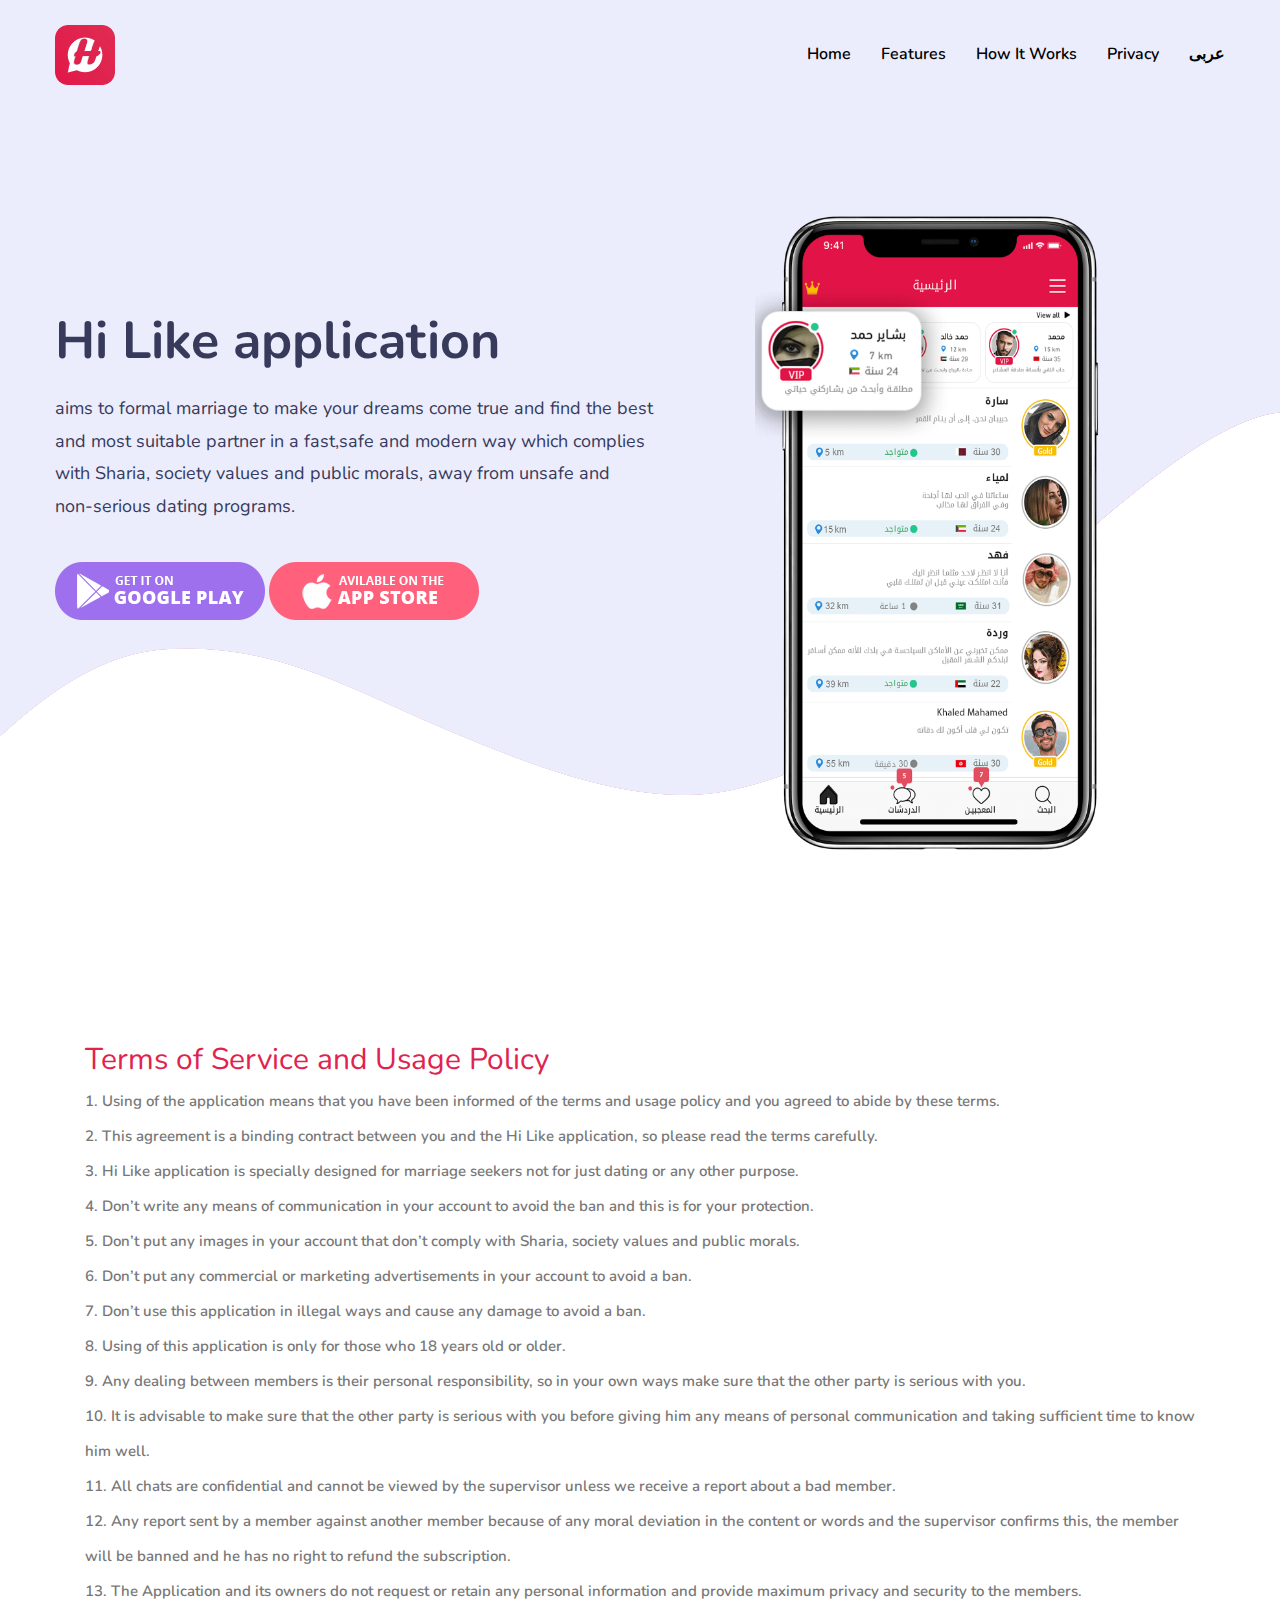
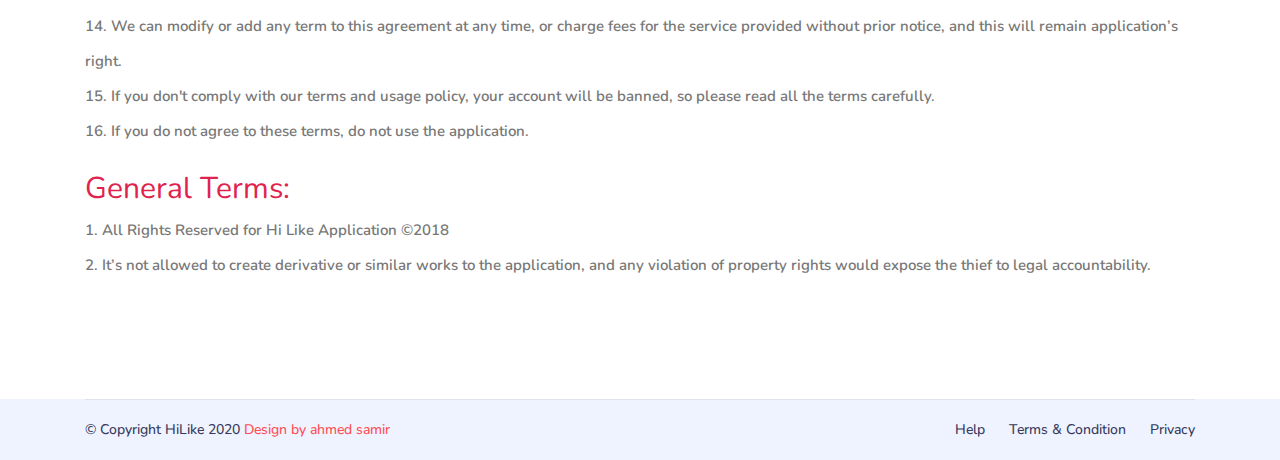
<file: Privacy.html>
<!--A Design by Medala Solution
  Author: Ahmed Samir
  Template Name: HiLike-App | Personal Portfolio HTML5 Template
  Author URL: https://www.facebook.com/a7med.samir.f
  -->
  <!DOCTYPE html>
  <html lang="en" dir="ltr">
  
  <head>
      <meta charset="utf-8">
      <meta http-equiv="X-UA-Compatible" content="IE=edge">
      <meta name="viewport" content="width=device-width, initial-scale=1.0">
      <meta name="author" content="Ahmed Samir" />
      <link rel="shortcut icon" href="images/favicon.png">
      <title>HiLike</title>
      <!-- bootstrap -->
      <link href="css/bootstrap.css" rel="stylesheet">
      <!-- style -->
      <link href="css/main.css" rel="stylesheet">
  
  
      <!-- HTML5 Shim and Respond.js IE8 support of HTML5 elements and media queries -->
      <!-- WARNING: Respond.js doesn't work if you view the page via file:// -->
      <!--[if lt IE 9]>
    <script src="https://cdnjs.cloudflare.com/ajax/libs/html5shiv/3.7.3/html5shiv.min.js"></script>
    <script src="https://cdnjs.cloudflare.com/ajax/libs/respond.js/1.4.2/respond.min.js"></script>
    <![endif]-->
  
  </head>
  
  <body>
  
      <div class="page-wrapper">
  
          <!-- Preloader -->
          <div class="preloader"></div>
  
          <!-- Main Header-->
          <header class="main-header">
  
              <!--Header-Upper-->
              <div class="header-upper">
                  <div class="auto-container">
                      <div class="clearfix">
  
                          <div class="pull-left logo-box">
                              <div class="logo"><a href="index.html"><img src="images/logo.png" alt="" title=""></a>
                              </div>
                          </div>
  
                          <div class="nav-outer clearfix">
                              <!--Mobile Navigation Toggler-->
                              <div class="mobile-nav-toggler"><span class="icon icons-menu-button"></span></div>
                              <!-- Main Menu -->
                              <nav class="main-menu show navbar-expand-md">
                                  <div class="navbar-header">
                                      <button class="navbar-toggler" type="button" data-toggle="collapse"
                                          data-target="#navbarSupportedContent" aria-controls="navbarSupportedContent"
                                          aria-expanded="false" aria-label="Toggle navigation">
                                          <span class="icon-bar"></span>
                                          <span class="icon-bar"></span>
                                          <span class="icon-bar"></span>
                                      </button>
                                  </div>
  
                                  <div class="navbar-collapse collapse scroll-nav clearfix" id="navbarSupportedContent">
                                      <ul class="navigation clearfix">
                                          <li><a href="index.html">Home</a></li>
                                          <li><a href="#featured">Features</a></li>
                                          <li><a href="#steps-section">How it works</a></li>
                                          <li><a href="Privacy.html">Privacy</a></li>
                                          <li><a href="ar/Privacy.html">عربى</a></li>
                                      </ul>
                                  </div>
  
                              </nav>
  
                          </div>
  
                      </div>
                  </div>
              </div>
              <!--End Header Upper-->
  
  
  
              <!-- Mobile Menu  -->
              <div class="mobile-menu">
                  <div class="menu-backdrop"></div>
                  <div class="close-btn"><span class="icon icons-multiply"></span></div>
  
                  <nav class="menu-box">
                      <div class="nav-logo"><a href="index.html"><img src="images/logo.png" alt="" title=""></a></div>
                      <div class="menu-outer">
                          <!--Here Menu Will Come Automatically Via Javascript / Same Menu as in Header-->
                      </div>
                  </nav>
              </div><!-- End Mobile Menu -->
  
          </header>
          <!--End Main Header -->
  
          <!--Banner Section-->
          <section class="banner-section" id="home-banner">
              <div class="patern-layer-one" style="background-image: url(images/background/banner-bg.png)"></div>
              <div class="auto-container">
                  <div class="row clearfix">
  
                      <!-- Content Column -->
                      <div class="content-column col-lg-7 col-md-12 col-sm-12">
                          <div class="inner-column">
                              <h1>Hi Like application</h1>
                              <div class="text">
                                  aims to formal marriage to make your dreams come true and find the best <br>
                                  and most suitable partner in a fast,safe and modern way which complies<br>
                                  with Sharia, society values ​​and public morals, away from unsafe and<br>
                                  non-serious dating programs.
  
                              
                              </div>
                              <div class="google-btns">
                                  <a href="#"><img src="images/icons/google.png" alt=""></a>
                                  <a href="#"><img src="images/icons/app.png" alt=""></a>
                              </div>
                          
                          </div>
                      </div>
  
                      <!-- Carousel Column -->
                      <div class="carousel-column col-lg-4 col-md-12 col-sm-12 d-none d-lg-block">
                          <div class="inner-column">
                              <div class="image">
                                  <img src="images/resource/search.png" alt="" />
                              </div>
  
                          </div>
                      </div>
  
                  </div>
              </div>
          </section>
          <!--End Banner Section-->
  
        <!-- Privacy Section -->
        <section class="Privacy">
            <div class="container">
                <div class="row">
                    <div class="col-lg-12">
                <h5 class="text">Terms of Service and Usage Policy </h5>
                        <ol>
                            <li>1.  Using of the application means that you have been informed of the terms and usage policy and you agreed to abide by these terms.</li>
                            <li>2.  This agreement is a binding contract between you and the Hi Like application, so please read the terms carefully.</li>
                            <li>3.  Hi Like application is specially designed for marriage seekers not for just dating or any other purpose.</li>
                            <li>4.  Don’t write any means of communication in your account to avoid the ban and this is for your protection.</li>
                            <li>5.  Don’t put any images in your account that don’t comply with Sharia, society values and public morals.</li>
                            <li>6.  Don’t put any commercial or marketing advertisements in your account to avoid a ban.</li>
                            <li>7.  Don’t use this application in illegal ways and cause any damage to avoid a ban.</li>
                            <li>8.  Using of this application is only for those who 18 years old or older.</li>
                            <li>9.  Any dealing between members is their personal responsibility, so in your own ways make sure that the other party is serious with you.</li>
                            <li>10.	It is advisable to make sure that the other party is serious with you before giving him any means of personal communication and taking sufficient time to know him well.</li>
                            <li>11.	All chats are confidential and cannot be viewed by the supervisor unless we receive a report about a bad member.</li>
                            <li>12.	Any report sent by a member against another member because of any moral deviation in the content or words and the supervisor confirms this, the member will be banned and he has no right to refund the subscription.</li>
                            <li>13.	The Application and its owners do not request or retain any personal information and provide maximum privacy and security to the members.</li>
                            <li>14.	We can modify or add any term to this agreement at any time, or charge fees for the service provided without prior notice, and this will remain application’s right.</li>
                            <li>15.	If you don't comply with our terms and usage policy, your account will be banned, so please read all the terms carefully.</li>
                            <li>16.	If you do not agree to these terms, do not use the application.</li>
                          </ol>
                          <h5>General Terms:</h5>
                          <ol>
                            <li>1.	All Rights Reserved for  Hi Like Application ©2018</li>
                            <li>2.	It’s not allowed to create derivative or similar works to the application, and any violation of property rights would expose the thief to legal accountability.</li>
                            </ol>
                
                        </div>
                </div>
            </div>

        </section>

        <!--End Privacy Section-->
       
          <!-- Main Footer -->
          <footer class="main-footer">
              <div class="container">
                  <div class="footer-bottom">
                      <div class="clearfix">
                          <div class="pull-left">
                              <div class="copyright">&copy; Copyright HiLike 2020 <a href="https://www.facebook.com/a7med.samir.f">Design by ahmed samir</a></div>
                              
                          </div>
                          <div class="pull-right">
                              <ul class="footer-nav">
                                  <li><a href="#">Help</a></li>
                                  <li><a href="#">Terms & Condition</a></li>
                                  <li><a href="Privacy.html">Privacy</a></li>
                              </ul>
                          </div>
                      </div>
                  </div>
  
              </div>
          </footer>
          <!-- End Main Footer -->
  
      </div>
      <!--End pagewrapper-->
  
      <!--Scroll to top-->
      <div class="scroll-to-top scroll-to-target" data-target="html"><span class="fa fa-arrow-circle-up"></span></div>
  
      <script src="js/jquery.js"></script>
      <script src="js/popper.min.js"></script>
      <script src="js/pagenav.js"></script>
      <script src="js/jquery.scrollTo.js"></script>
      <script src="js/bootstrap.min.js"></script>
      <script src="js/jquery.mCustomScrollbar.concat.min.js"></script>
      <script src="js/jquery.fancybox.js"></script>
      <script src="js/appear.js"></script>
      <script src="js/swiper.min.js"></script>
      <script src="js/jquery.paroller.min.js"></script>
      <script src="js/parallax.min.js"></script>
      <script src="js/validate.js"></script>
      <script src="js/bxslider.js"></script>
      <script src="js/swiper.min.js"></script>
      <script src="js/tilt.jquery.min.js"></script>
      <script src="js/owl.js"></script>
      <script src="js/wow.js"></script>
      <script src="js/jquery-ui.js"></script>
      <script src="js/script.js"></script>
  
  </body>
  
  </html>
</file>
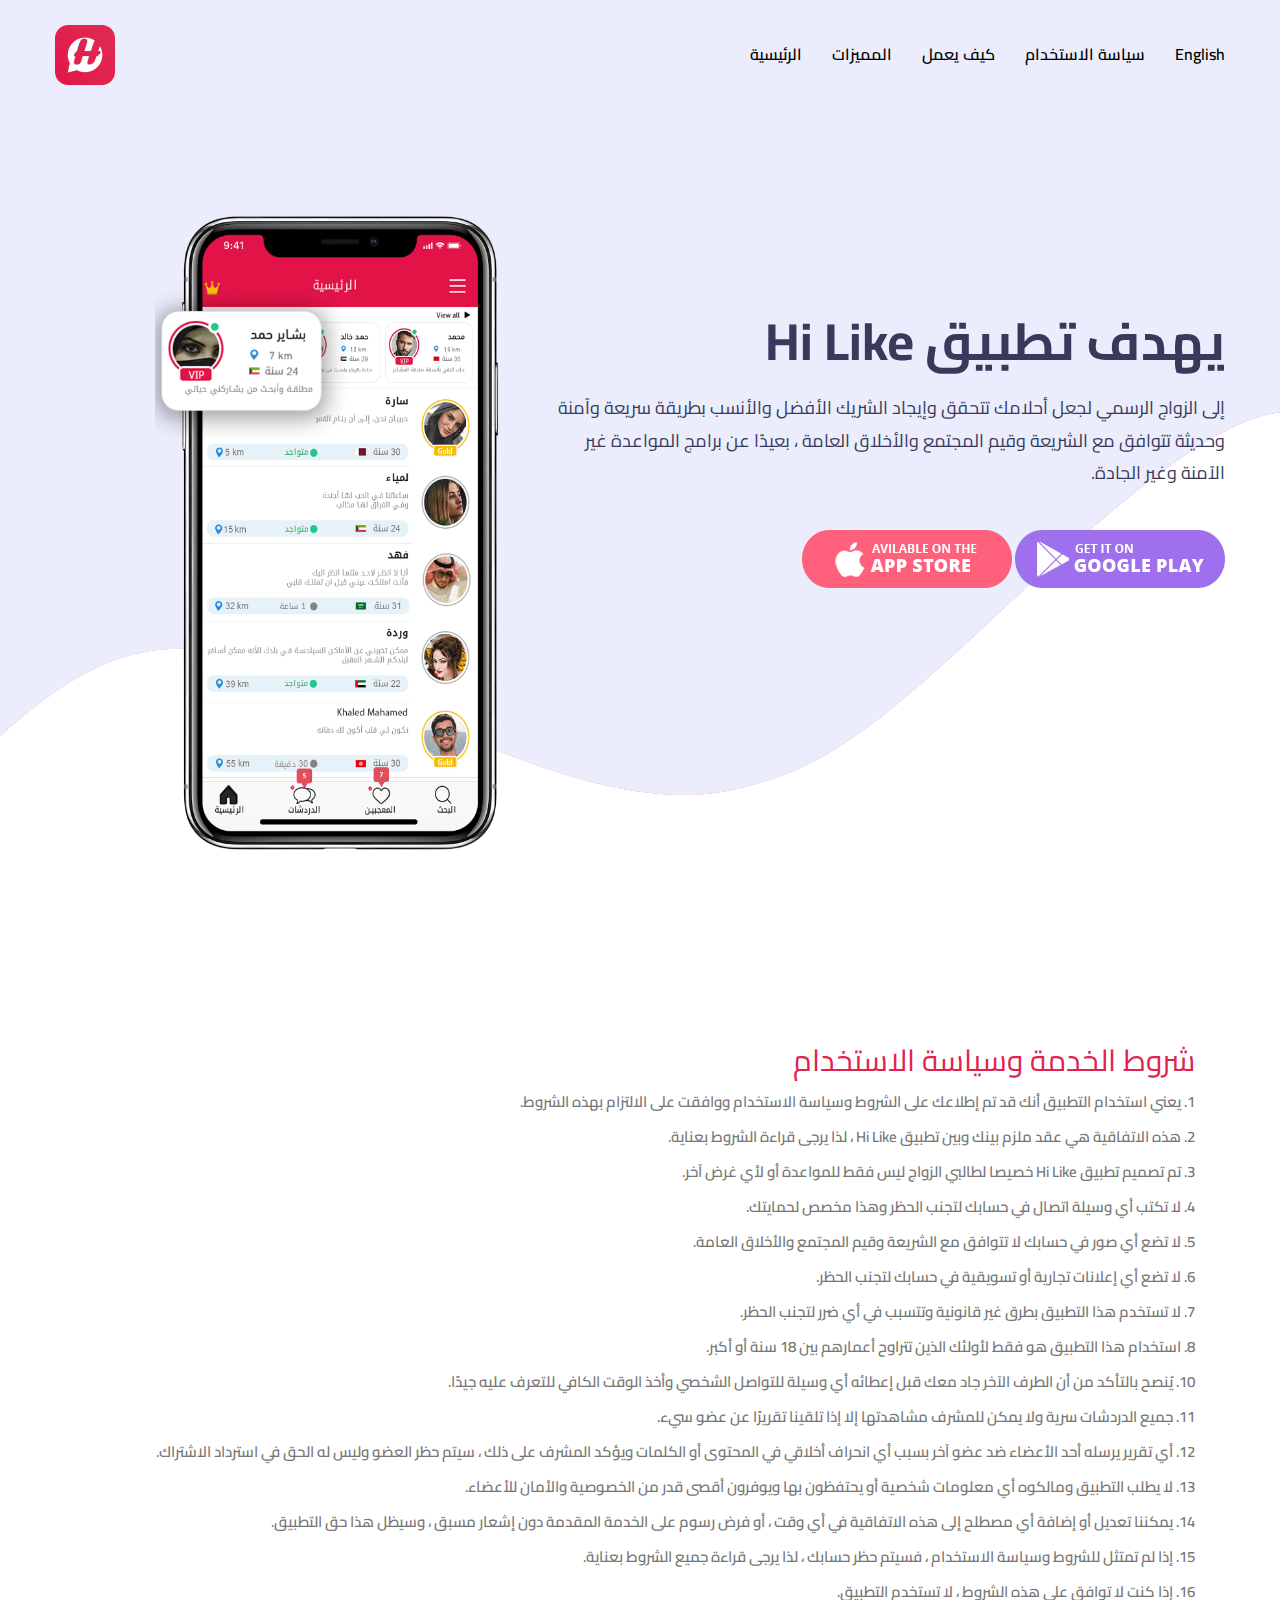
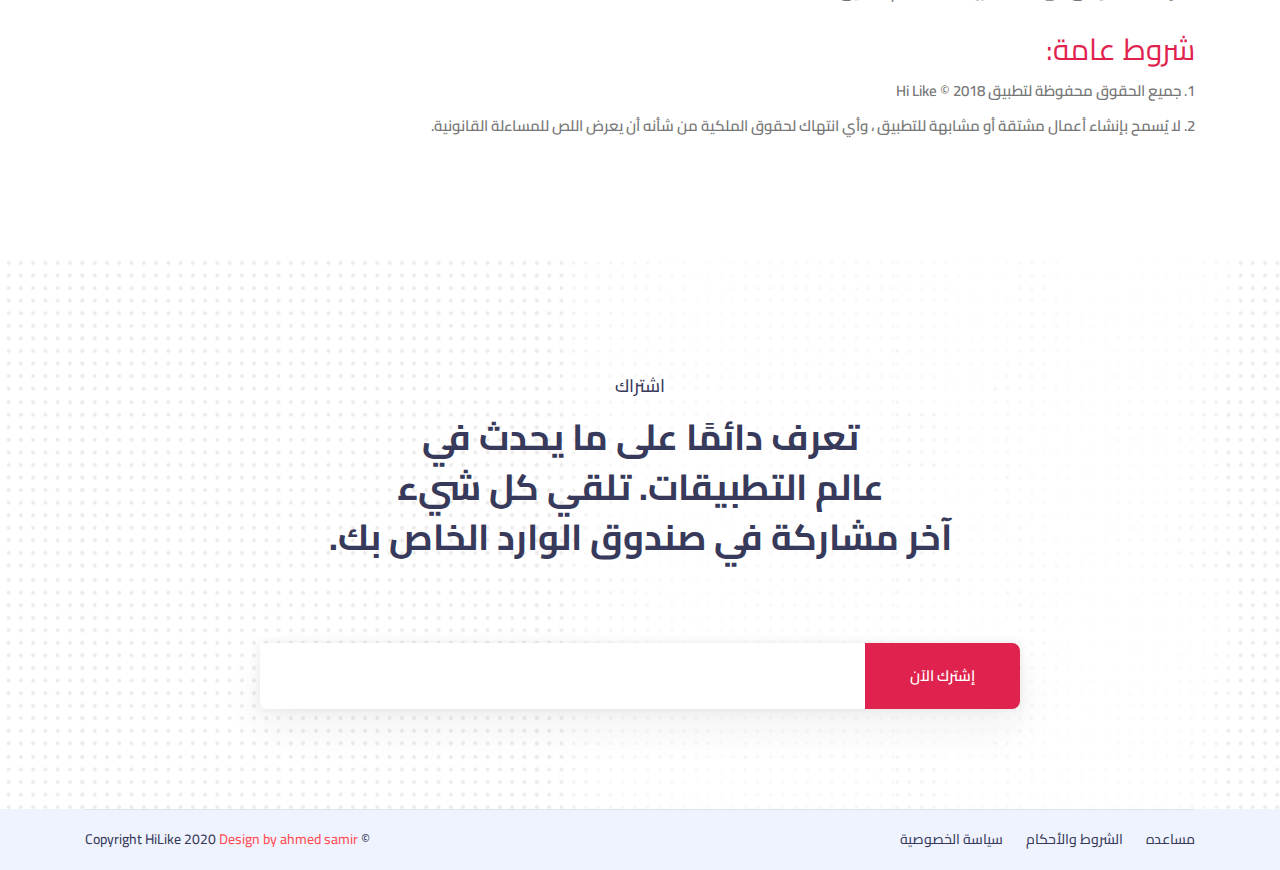
<file: ar/Privacy.html>
<!--A Design by Medala Solution
  Author: Ahmed Samir
  Template Name: HiLike-App | Personal Portfolio HTML5 Template
  Author URL: https://www.facebook.com/a7med.samir.f
  -->
<!DOCTYPE html>
<html lang="ar" dir="rtl">

<head>
    <meta charset="utf-8">
    <meta http-equiv="X-UA-Compatible" content="IE=edge">
    <meta name="viewport" content="width=device-width, initial-scale=1.0">
    <meta name="author" content="Ahmed Samir" />
    <link rel="shortcut icon" href="../images/favicon.png">
    <title>HiLike</title>
    <!-- bootstrap -->
    <link href="css/bootstrap.css" rel="stylesheet">
    <!-- bootstrap rtl -->
    <link href="css/bootstrap-rtl.css" rel="stylesheet">
    <!-- style -->
    <link href="css/main.css" rel="stylesheet">


    <!-- HTML5 Shim and Respond.js IE8 support of HTML5 elements and media queries -->
    <!-- WARNING: Respond.js doesn't work if you view the page via file:// -->
    <!--[if lt IE 9]>
    <script src="https://cdnjs.cloudflare.com/ajax/libs/html5shiv/3.7.3/html5shiv.min.js"></script>
    <script src="https://cdnjs.cloudflare.com/ajax/libs/respond.js/1.4.2/respond.min.js"></script>
    <![endif]-->

</head>

<body>

    <div class="page-wrapper">

        <!-- Preloader -->
        <div class="preloader"></div>

        <!-- Main Header-->
        <header class="main-header">

            <!--Header-Upper-->
            <div class="header-upper">
                <div class="auto-container">
                    <div class="clearfix">

                        <div class="pull-left logo-box">
                            <div class="logo"><a href="index.html"><img src="../images/logo.png" alt="" title=""></a>
                            </div>
                        </div>

                        <div class="nav-outer clearfix">
                            <!--Mobile Navigation Toggler-->
                            <div class="mobile-nav-toggler"><span class="icon icons-menu-button"></span></div>
                            <!-- Main Menu -->
                            <nav class="main-menu show navbar-expand-md">
                                <div class="navbar-header">
                                    <button class="navbar-toggler" type="button" data-toggle="collapse"
                                        data-target="#navbarSupportedContent" aria-controls="navbarSupportedContent"
                                        aria-expanded="false" aria-label="Toggle navigation">
                                        <span class="icon-bar"></span>
                                        <span class="icon-bar"></span>
                                        <span class="icon-bar"></span>
                                    </button>
                                </div>

                                <div class="navbar-collapse collapse scroll-nav clearfix" id="navbarSupportedContent">
                                    <ul class="navigation clearfix">
                                        <li><a href="index.html">الرئيسية</a></li>
                                        <li><a href="#featured">المميزات</a></li>
                                        <li><a href="#steps-section">كيف يعمل</a></li>
                                        <li><a href="Privacy.html">سياسة الاستخدام</a></li>
                                        <li><a href="../Privacy.html">English</a></li>
                                    </ul>
                                </div>

                            </nav>

                        </div>

                    </div>
                </div>
            </div>
            <!--End Header Upper-->



            <!-- Mobile Menu  -->
            <div class="mobile-menu">
                <div class="menu-backdrop"></div>
                <div class="close-btn"><span class="icon icons-multiply"></span></div>

                <nav class="menu-box">
                    <div class="nav-logo"><a href="index.html"><img src="../images/logo.png" alt="" title=""></a></div>
                    <div class="menu-outer">
                        <!--Here Menu Will Come Automatically Via Javascript / Same Menu as in Header-->
                    </div>
                </nav>
            </div><!-- End Mobile Menu -->

        </header>
        <!--End Main Header -->

        <!--Banner Section-->
        <section class="banner-section" id="home-banner">
            <div class="patern-layer-one" style="background-image: url(../images/background/banner-bg.png)"></div>
            <div class="auto-container">
                <div class="row clearfix">

                    <!-- Content Column -->
                    <div class="content-column col-lg-7 col-md-12 col-sm-12">
                        <div class="inner-column">
                            <h1>يهدف تطبيق Hi Like</h1>
                            <div class="text">
                                إلى الزواج الرسمي لجعل أحلامك تتحقق وإيجاد الشريك الأفضل والأنسب بطريقة سريعة وآمنة
                                وحديثة تتوافق مع الشريعة وقيم المجتمع والأخلاق العامة ، بعيدًا عن برامج المواعدة غير
                                الآمنة وغير الجادة.



                            </div>
                            <div class="google-btns">
                                <a href="#"><img src="../images/icons/google.png" alt=""></a>
                                <a href="#"><img src="../images/icons/app.png" alt=""></a>
                            </div>

                        </div>
                    </div>

                    <!-- Carousel Column -->
                    <div class="carousel-column col-lg-4 col-md-12 col-sm-12 d-none d-lg-block">
                        <div class="inner-column">
                            <div class="image">
                                <img src="../images/resource/search.png" alt="" />
                            </div>

                        </div>
                    </div>

                </div>
            </div>
        </section>
        <!--End Banner Section-->

        <!-- Privacy Section -->
        <section class="Privacy">
            <div class="container">
                <div class="row">
                    <div class="col-lg-12">
                <h5>شروط الخدمة وسياسة الاستخدام</h5>
                        <ol>
                            <li>1. يعني استخدام التطبيق أنك قد تم إطلاعك على الشروط وسياسة الاستخدام ووافقت على الالتزام بهذه الشروط.</li>
                            <li>2. هذه الاتفاقية هي عقد ملزم بينك وبين تطبيق Hi Like ، لذا يرجى قراءة الشروط بعناية.</li>
                            <li>3. تم تصميم تطبيق Hi Like خصيصا لطالبي الزواج ليس فقط للمواعدة أو لأي غرض آخر.</li>
                            <li>4. لا تكتب أي وسيلة اتصال في حسابك لتجنب الحظر وهذا مخصص لحمايتك.</li>
                            <li>5. لا تضع أي صور في حسابك لا تتوافق مع الشريعة وقيم المجتمع والأخلاق العامة.</li>
                            <li>6. لا تضع أي إعلانات تجارية أو تسويقية في حسابك لتجنب الحظر.</li>
                            <li>7. لا تستخدم هذا التطبيق بطرق غير قانونية وتتسبب في أي ضرر لتجنب الحظر.</li>
                            <li>8. استخدام هذا التطبيق هو فقط لأولئك الذين تتراوح أعمارهم بين 18 سنة أو أكبر.</li>
                            <li>10. يُنصح بالتأكد من أن الطرف الآخر جاد معك قبل إعطائه أي وسيلة للتواصل الشخصي وأخذ الوقت الكافي للتعرف عليه جيدًا.</li>
                            <li>11. جميع الدردشات سرية ولا يمكن للمشرف مشاهدتها إلا إذا تلقينا تقريرًا عن عضو سيء.</li>
                            <li>12. أي تقرير يرسله أحد الأعضاء ضد عضو آخر بسبب أي انحراف أخلاقي في المحتوى أو الكلمات ويؤكد المشرف على ذلك ، سيتم حظر العضو وليس له الحق في استرداد الاشتراك.</li>
                            <li>13. لا يطلب التطبيق ومالكوه أي معلومات شخصية أو يحتفظون بها ويوفرون أقصى قدر من الخصوصية والأمان للأعضاء.</li>
                            <li>14. يمكننا تعديل أو إضافة أي مصطلح إلى هذه الاتفاقية في أي وقت ، أو فرض رسوم على الخدمة المقدمة دون إشعار مسبق ، وسيظل هذا حق التطبيق.</li>
                            <li>15. إذا لم تمتثل للشروط وسياسة الاستخدام ، فسيتم حظر حسابك ، لذا يرجى قراءة جميع الشروط بعناية.</li>
                            <li>16. إذا كنت لا توافق على هذه الشروط ، لا تستخدم التطبيق.</li>
                          </ol>
                          <h5>شروط عامة:</h5>
                          <ol>
                            <li>1. جميع الحقوق محفوظة لتطبيق Hi Like © 2018</li>
                            <li>2. لا يُسمح بإنشاء أعمال مشتقة أو مشابهة للتطبيق ، وأي انتهاك لحقوق الملكية من شأنه أن يعرض اللص للمساءلة القانونية.</li>
                     </ol>
                

                    </div>
                </div>


            </div>

        </section>

        <!--End Privacy Section-->


        <!-- Subscribe Section -->
        <section class="subscribe-section">
            <div class="patern-layer-one" style="background-image: url(../images/background/pattern-15.png)"></div>
            <div class="auto-container">
                <div class="sec-title centered style-four">
                    <div class="title">اشتراك</div>
                    <h2>تعرف دائمًا على ما يحدث في
                        <br>عالم التطبيقات. تلقي كل شيء
                        <br> آخر مشاركة في صندوق الوارد الخاص بك.
                    </h2>
                </div>

                <div class="subscribe-form">
                    <form method="post" action="">
                        <div class="form-group">
                            <input type="email" name="email" value="" placeholder="عنوان بريدك ..." required="">
                            <button type="submit" class="theme-btn btn-style-two">إشترك الآن</button>
                        </div>
                    </form>
                </div>
            </div>
        </section>
        <!-- End Subscribe Section -->

        <!-- Main Footer -->
        <footer class="main-footer">
            <div class="container">
                <div class="footer-bottom">
                    <div class="clearfix">
                        <div class="pull-left">
                            <div class="copyright">&copy; Copyright HiLike 2020 <a
                                    href="https://www.facebook.com/a7med.samir.f">Design by ahmed samir</a></div>

                        </div>
                        <div class="pull-right">
                            <ul class="footer-nav">
                                <li><a href="#">مساعده</a></li>
                                <li><a href="#">الشروط والأحكام</a></li>
                                <li><a href="Privacy.html">سياسة الخصوصية</a></li>
                            </ul>
                        </div>
                    </div>
                </div>

            </div>
        </footer>
        <!-- End Main Footer -->

    </div>
    <!--End pagewrapper-->

    <!--Scroll to top-->
    <div class="scroll-to-top scroll-to-target" data-target="html"><span class="fa fa-arrow-circle-up"></span></div>

    <script src="js/jquery.js"></script>
    <script src="js/popper.min.js"></script>
    <script src="js/pagenav.js"></script>
    <script src="js/jquery.scrollTo.js"></script>
    <script src="js/bootstrap.min.js"></script>
    <script src="js/jquery.mCustomScrollbar.concat.min.js"></script>
    <script src="js/jquery.fancybox.js"></script>
    <script src="js/appear.js"></script>
    <script src="js/swiper.min.js"></script>
    <script src="js/jquery.paroller.min.js"></script>
    <script src="js/parallax.min.js"></script>
    <script src="js/validate.js"></script>
    <script src="js/bxslider.js"></script>
    <script src="js/swiper.min.js"></script>
    <script src="js/tilt.jquery.min.js"></script>
    <script src="js/owl.js"></script>
    <script src="js/wow.js"></script>
    <script src="js/jquery-ui.js"></script>
    <script src="js/script.js"></script>

</body>

</html>
</file>
<file: css/main.css>
@import url('https://fonts.googleapis.com/css?family=Nunito:300,300i,400,400i,600,600i,700,700i,800,800i,900,900i');


@import url('font-awesome.css');
@import url('animate.css');
@import url('owl.css');
@import url('style.min.css');
@import url(swiper.css);
@import url('flaticon.css');
@import url('custom-animate.css');
@import url('jquery-ui.css');
@import url('animation.css');
@import url('jquery.fancybox.min.css');
@import url('jquery.mCustomScrollbar.min.css');

/*** 

====================================================================
Reset
====================================================================

***/

* {
	margin: 0px;
	padding: 0px;
	border: none;
	outline: none;
}

/*** 

====================================================================
Global Settings
====================================================================

***/

body {
	font-family: 'Nunito', sans-serif;
	font-size: 14px;
	color: #777777;
	line-height: 1.7em;
	font-weight: 400;
	background: #ffffff;
	-webkit-font-smoothing: antialiased;
	-moz-font-smoothing: antialiased;
}

.bordered-layout .page-wrapper {
	padding: 0px 50px 0px;
}

a {
	text-decoration: none;
	cursor: pointer;
	color: #ff4e53;
}

button,
a:hover,
a:focus,
a:visited {
	text-decoration: none;
	outline: none !important;
}

h1,
h2,
h3,
h4,
h5,
h6 {
	position: relative;
	font-weight: normal;
	margin: 0px;
	background: none;
	line-height: 1.6em;
	font-family: 'Nunito', sans-serif;
}

/* Typography */

h1 {
	font-size: 60px;
}

h2 {
	font-size: 40px;
}

h3 {
	font-size: 34px;
}

h4 {
	font-size: 22px;
}

h5 {
	font-size: 20px;
}

h6 {
	font-size: 18px;
}

p {
	position: relative;
	line-height: 1.8em;
}

.auto-container {
	position: static;
	max-width: 1200px;
	padding: 0px 15px;
	margin: 0 auto;
}

.medium-container {
	max-width: 850px;
}

.page-wrapper {
	position: relative;
	margin: 0 auto;
	width: 100%;
	min-width: 300px;
}

ul,
li {
	list-style: none;
	padding: 0px;
	margin: 0px;
}

img {
	display: inline-block;
	max-width: 100%;
}

.theme-btn {
	display: inline-block;
	transition: all 0.3s ease;
	-moz-transition: all 0.3s ease;
	-webkit-transition: all 0.3s ease;
	-ms-transition: all 0.3s ease;
	-o-transition: all 0.3s ease;
}

.centered {
	text-align: center;
}

/*Btn Style One*/

.btn-style-one {
	position: relative;
	line-height: 24px;
	color: #ffffff;
	font-size: 16px;
	cursor: pointer;
	font-weight: 600;
	border-radius: 5px;
	text-transform: capitalize;
	padding: 15px 26px 15px;
	font-family: 'Nunito', sans-serif;
	background-image: -webkit-gradient(linear, left top, right top, from(#0084fd), to(#6cd8ff));
	background-image: linear-gradient(to right, #0084fd 0%, #6cd8ff 100%);
}

.btn-style-one:hover {
	color: #ffffff;
	background-image: -webkit-gradient(linear, left top, right top, from(#6bd7ff), to(#0084fd));
	background-image: linear-gradient(to right, #6bd7ff 0%, #0084fd 100%);
}

/* Btn Style Two */

.btn-style-two {
	position: relative;
	display: inline-block;
	font-size: 15px;
	line-height: 31px;
	color: #ffffff;
	padding: 17px 32px;
	font-weight: 600;
	overflow: hidden;
	border-radius: 7px;
	overflow: hidden;
	z-index: 1;
	background-color: #e0234e;
	text-transform: capitalize;
	font-family: 'Cairo', sans-serif;
}

.btn-style-two:before {
	position: absolute;
	content: '';
	left: 100%;
	top: 0px;
	width: 100%;
	height: 100%;
	z-index: -1;
	-webkit-transition: all 600ms ease;
	transition: all 600ms ease;
	background: url(../images/icons/pattern-1.png) right top no-repeat;
}

.btn-style-two:after {
	position: absolute;
	content: '';
	left: 100%;
	top: 0px;
	width: 100%;
	height: 100%;
	z-index: -2;
	-webkit-transition: all 600ms ease;
	transition: all 600ms ease;
	background: url(../images/icons/pattern-2.png) right top no-repeat;
}

.btn-style-two:hover::before {
	left: 0px;
	-webkit-transition-delay: 50ms;
	transition-delay: 50ms;
}

.btn-style-two:hover::after {
	left: 0px;
	-webkit-transition-delay: 100ms;
	transition-delay: 100ms;
}

.btn-style-two .txt {
	position: relative;
	z-index: 1;
}

.btn-style-two:hover {
	color: #ffffff;
	/* background-color:#fb616a; */
}

/* Btn Style Three */

.btn-style-three {
	position: relative;
	display: inline-block;
	font-size: 15px;
	line-height: 31px;
	color: #ffffff;
	padding: 17px 44px;
	font-weight: 600;
	overflow: hidden;
	border-radius: 7px;
	overflow: hidden;
	z-index: 1;
	background-color: #9225d5;
	text-transform: capitalize;
	font-family: 'Nunito', sans-serif;
}

.btn-style-three:before {
	position: absolute;
	content: '';
	left: 100%;
	top: 0px;
	width: 100%;
	height: 100%;
	z-index: -1;
	-webkit-transition: all 0.4s;
	transition: all 0.4s;
	background: url(../images/icons/pattern-3.png) right top no-repeat;
}

.btn-style-three:after {
	position: absolute;
	content: '';
	left: 100%;
	top: 0px;
	width: 100%;
	height: 100%;
	z-index: -2;
	-webkit-transition: all 0.4s;
	transition: all 0.4s;
	background: url(../images/icons/pattern-4.png) right top no-repeat;
}

.btn-style-three:hover::before {
	left: 0px;
	-webkit-transition-delay: 50ms;
	transition-delay: 50ms;
}

.btn-style-three:hover::after {
	left: 0px;
	-webkit-transition-delay: 100ms;
	transition-delay: 100ms;
}

.btn-style-three .txt {
	position: relative;
	z-index: 1;
}

.btn-style-three:hover {
	color: #ffffff;
}

/* Btn Style Four */

.btn-style-four {
	position: relative;
	display: inline-block;
	font-size: 15px;
	line-height: 31px;
	color: #ffffff;
	padding: 17px 44px;
	font-weight: 600;
	overflow: hidden;
	border-radius: 7px;
	overflow: hidden;
	z-index: 1;
	background-color: #0282f9;
	text-transform: capitalize;
	font-family: 'Nunito', sans-serif;
}

.btn-style-four:before {
	position: absolute;
	content: '';
	left: 100%;
	top: 0px;
	width: 100%;
	height: 100%;
	z-index: -1;
	-webkit-transition: all 0.4s;
	transition: all 0.4s;
	background: url(../images/icons/pattern-13.png) right top no-repeat;
}

.btn-style-four:after {
	position: absolute;
	content: '';
	left: 100%;
	top: 0px;
	width: 100%;
	height: 100%;
	z-index: -2;
	-webkit-transition: all 0.4s;
	transition: all 0.4s;
	background: url(../images/icons/pattern-14.png) right top no-repeat;
}

.btn-style-four .txt {
	position: relative;
	z-index: 1;
}

.btn-style-four:hover::before {
	left: 0px;
	-webkit-transition-delay: 50ms;
	transition-delay: 50ms;
}

.btn-style-four:hover::after {
	left: 0px;
	-webkit-transition-delay: 100ms;
	transition-delay: 100ms;
}

.btn-style-four:hover {
	color: #ffffff;
	background-color: #369cfb;
}

/* Btn Style Five */

.btn-style-five {
	position: relative;
	display: inline-block;
	font-size: 15px;
	line-height: 31px;
	color: #ffffff;
	padding: 17px 44px;
	font-weight: 600;
	overflow: hidden;
	border-radius: 7px;
	overflow: hidden;
	z-index: 1;
	background-color: #2abc52;
	text-transform: capitalize;
	font-family: 'Nunito', sans-serif;
}

.btn-style-five:before {
	position: absolute;
	content: '';
	left: 100%;
	top: 0px;
	width: 100%;
	height: 100%;
	z-index: -1;
	-webkit-transition: all 0.4s;
	transition: all 0.4s;
	background: url(../images/icons/pattern-15.png) right top no-repeat;
}

.btn-style-five:after {
	position: absolute;
	content: '';
	left: 100%;
	top: 0px;
	width: 100%;
	height: 100%;
	z-index: -2;
	-webkit-transition: all 0.4s;
	transition: all 0.4s;
	background: url(../images/icons/pattern-16.png) right top no-repeat;
}

.btn-style-five:hover::before {
	left: 0px;
	-webkit-transition-delay: 50ms;
	transition-delay: 50ms;
}

.btn-style-five:hover::after {
	left: 0px;
	-webkit-transition-delay: 100ms;
	transition-delay: 100ms;
}

.btn-style-five .txt {
	position: relative;
	z-index: 1;
}

.btn-style-five:hover {
	color: #ffffff;
	background-color: #1ec84d;
}

/*Social Icon One*/

.social-icon-one {
	position: relative;
}

.social-icon-one li {
	position: relative;
	margin-right: 7px;
	color: #222222;
	font-size: 18px;
	float: left;
}

.social-icon-one li.facebook a:hover {
	background-color: #16599b;
	color: #ffffff;
}

.social-icon-one li.twitter a {
	color: #03a9f4;
}

.social-icon-one li.twitter:hover a {
	background-color: #03a9f4;
	color: #ffffff;
}

.social-icon-one li.dribbble a {
	color: #ea4c89;
}

.social-icon-one li.dribbble a:hover {
	color: #ffffff;
	background-color: #ea4c89;
}

.social-icon-one li.behance a {
	color: #0067ff;
}

.social-icon-one li.behance a:hover {
	color: #ffffff;
	background-color: #0067ff;
}

.social-icon-one li a {
	position: relative;
	font-size: 14px;
	color: #16599b;
	width: 30px;
	height: 30px;
	line-height: 30px;
	text-align: center;
	font-weight: 400;
	border-radius: 50px;
	display: inline-block;
	background-color: #ffffff;
	transition: all 0.3s ease;
	-moz-transition: all 0.3s ease;
	-webkit-transition: all 0.3s ease;
	-ms-transition: all 0.3s ease;
	-o-transition: all 0.3s ease;
}

.social-icon-one li a:hover {}

.theme_color {
	color: #ff4e53;
}

.preloader {
	position: fixed;
	left: 0px;
	top: 0px;
	width: 100%;
	height: 100%;
	background-size: 100px;
	z-index: 999999;
	background-color: #ffffff;
	background-position: center center;
	background-repeat: no-repeat;
	background-image: url(../images/logo.png);

}

img {
	display: inline-block;
	max-width: 100%;
	height: auto;
}

/*** 

====================================================================
Scroll To Top style
====================================================================

***/

.scroll-to-top {
	position: fixed;
	bottom: 15px;
	right: 15px;
	width: 50px;
	height: 50px;
	color: #ffffff;
	font-size: 24px;
	text-transform: uppercase;
	line-height: 50px;
	border-radius: 50%;
	text-align: center;
	z-index: 100;
	cursor: pointer;
	background: #e0234e;
	display: none;
	-webkit-transition: all 300ms ease;
	transition: all 300ms ease;
}

.scroll-to-top:hover {
	color: #ffffff;
	background: #e9454a;
}

/*** 

====================================================================
Section Title
====================================================================

***/

.sec-title {
	position: relative;
	z-index: 1;
	margin-bottom: 40px;
}

.sec-title .title {
	position: relative;
	font-size: 18px;
	color: #373a5b;
	font-weight: 500;
	z-index: 1;
	letter-spacing: 1px;
	display: inline-block;
	text-transform: capitalize;
	font-family: 'Roboto', sans-serif;
}

.sec-title .title span {
	position: relative;
}

.sec-title h2 {
	position: relative;
	color: #373a5b;
	font-weight: 700;
	font-size: 36px;
	line-height: 1.4em;
	margin-top: 12px;
	z-index: 1;
}

.sec-title h2 span {
	position: relative;
}

.sec-title .text {
	position: relative;
	font-size: 16px;
	line-height: 1.9em;
	color: #373a5b;
	margin-top: 10px;
}

.sec-title.centered {
	text-align: center !important;
}

.sec-title.light .title {
	color: #ffffff;
}

.sec-title.light h2 {
	color: #ffffff;
}

/* List Style One */

.list-style-one {
	position: relative;
}

.list-style-one li {
	position: relative;
	color: #373a5b;
	font-size: 15px;
	font-weight: 600;
	margin-bottom: 18px;
	padding-left: 25px;
	font-family: 'Nunito', sans-serif;
}

.list-style-one li:last-child {
	margin-bottom: 0px;
}

.list-style-one li:before {
	position: absolute;
	content: "\f00c";
	left: 0px;
	top: 0px;
	color: #27c352;
	font-weight: 400;
	font-family: 'FontAwesome';
}

/*** 

====================================================================
Main Header style
====================================================================

***/

.main-header {
	position: absolute;
	z-index: 999;
	width: 100%;
	-op-animation-duration: 500ms;
	-webkit-animation-duration: 500ms;
	animation-duration: 500ms;
}

.main-header .main-box {
	position: relative;
	padding: 0px 0px;
	left: 0px;
	top: 0px;
	width: 100%;
	background: none;
	-webkit-transition: all 300ms ease;
	transition: all 300ms ease;
}

.main-header .main-box .outer-container {
	position: relative;
	padding: 0px 40px;
}

.main-header .main-box .logo-box {
	position: relative;
	float: left;
	left: 0px;
	z-index: 10;
	padding: 30px 0px;
}

.main-header .main-box .logo-box .logo img {
	display: inline-block;
	max-width: 100%;
	-webkit-transition: all 300ms ease;
	transition: all 300ms ease;
}

.main-header .header-upper {
	position: relative;
	z-index: 1;
}

.main-header .header-upper .outer-box {
	position: relative;
	float: right;
	padding-top: 28px;
	padding-left: 100px;
}

/*Sticky Header*/

.sticky-header {
	position: fixed;
	opacity: 0;
	visibility: hidden;
	left: 0px;
	top: 0px;
	width: 100%;
	padding: 0px 0px;
	background: #fff;
	z-index: 0;
	transition: all 500ms ease;
	-moz-transition: all 500ms ease;
	-webkit-transition: all 500ms ease;
	-ms-transition: all 500ms ease;
	-o-transition: all 500ms ease;
}

.sticky-header .logo {
	padding: 8px 0px 8px;
}

.fixed-header .sticky-header {
	z-index: 999;
	opacity: 1;
	visibility: visible;
	-op-animation-name: fadeInDown;
	-webkit-animation-name: fadeInDown;
	animation-name: fadeInDown;
	-op-animation-duration: 500ms;
	-webkit-animation-duration: 500ms;
	animation-duration: 500ms;
	-op-animation-timing-function: linear;
	-webkit-animation-timing-function: linear;
	animation-timing-function: linear;
	-op-animation-iteration-count: 1;
	-webkit-animation-iteration-count: 1;
	animation-iteration-count: 1;
}

.sticky-header .main-menu .navigation>li>a {
	padding: 19px 0px !important;
	color: #fff !important;
}

.sticky-header .main-menu .navigation>li>a:after {
	display: none;
}

.main-header .nav-outer {
	position: static;
	float: right;
	transition: all 500ms ease;
	-moz-transition: all 500ms ease;
	-webkit-transition: all 500ms ease;
	-ms-transition: all 500ms ease;
	-o-transition: all 500ms ease;
}

.main-header .header-upper .logo-box {
	position: relative;
	padding: 25px 0px 0px;
	transition: all 500ms ease;
	-moz-transition: all 500ms ease;
	-webkit-transition: all 500ms ease;
	-ms-transition: all 500ms ease;
	-o-transition: all 500ms ease;
}

.main-header .header-upper .logo-box .logo {
	position: relative;
	width: 60px;
}

.main-header .header-lower {
	position: relative;
	background-color: rgba(0, 0, 0, 0.55);
}

.main-menu {
	position: static;
	float: left;
	transition: all 500ms ease;
	-moz-transition: all 500ms ease;
	-webkit-transition: all 500ms ease;
	-ms-transition: all 500ms ease;
	-o-transition: all 500ms ease;
}

.main-menu .navbar-collapse {
	padding: 0px;
	float: left;
	display: block !important;
}

.main-menu .navigation {
	position: static;
	margin: 0px;
}

.main-menu .navigation>li {
	position: relative;
	float: left;
	margin-right: 30px;
	transition: all 500ms ease;
	-moz-transition: all 500ms ease;
	-webkit-transition: all 500ms ease;
	-ms-transition: all 500ms ease;
	-o-transition: all 500ms ease;
}

.main-menu .navigation>li:last-child {
	margin-right: 0px;
}

.main-menu .navigation>li>a {
	position: relative;
	display: block;
	color: #000;
	text-align: center;
	line-height: 30px;
	text-transform: capitalize;
	letter-spacing: 0px;
	opacity: 1;
	font-weight: 600;
	padding: 39px 0px;
	font-size: 16px;
	transition: all 500ms ease;
	-moz-transition: all 500ms ease;
	-webkit-transition: all 500ms ease;
	-ms-transition: all 500ms ease;
	-o-transition: all 500ms ease;
	font-family: 'Nunito', sans-serif;
}

.main-menu .navigation>li>a:before {
	position: absolute;
	content: '';
	bottom: 36px;
	width: 0px;
	height: 3px;
	-webkit-transition: all 600ms ease;
	transition: all 600ms ease;
	background-image: -webkit-gradient(linear, left top, right top, from(#FF4449), to(#ff757a));
	background-image: linear-gradient(to right, #FF4449 0%, #ff757a 100%);
}

.main-menu .navigation>li.current>a:before,
.main-menu .navigation>li:hover>a:before {
	-webkit-transform: scale(1, 1);
	transform: scale(1, 1);
	-webkit-transform-origin: left center;
	transform-origin: left center;
}

.main-menu .navigation>li:hover>a::before,
.main-menu .navigation>li.current>a::before {
	width: 100%;
}

.main-menu .navigation>li>ul {
	position: absolute;
	left: 0px;
	top: 100%;
	width: 230px;
	z-index: 100;
	display: none;
	opacity: 0;
	visibility: hidden;
	transition: all 900ms ease;
	-moz-transition: all 900ms ease;
	-webkit-transition: all 900ms ease;
	-ms-transition: all 900ms ease;
	-o-transition: all 900ms ease;
	padding: 0px 0px;
	background-color: #ffffff;
	-webkit-box-shadow: 0px 0px 10px rgba(0, 0, 0, 0.10);
	box-shadow: 0px 0px 10px rgba(0, 0, 0, 0.10);
}

.main-menu .navigation>li>ul:before {
	position: absolute;
	content: '';
	left: 0px;
	top: -30px;
	width: 100%;
	height: 30px;
	display: block;
}

.main-menu .navigation>li>ul.from-right {
	left: auto;
	right: 0px;
}

.main-menu .navigation>li>ul>li {
	position: relative;
	width: 100%;
	border-bottom: 1px solid #f4f2f2;
}

.main-menu .navigation>li>ul>li:last-child {
	border-bottom: none;
}

.main-menu .navigation>li>ul>li>a {
	position: relative;
	display: block;
	padding: 12px 18px;
	line-height: 24px;
	font-weight: 600;
	font-size: 15px;
	text-transform: capitalize;
	color: #222222;
	transition: all 500ms ease;
	-moz-transition: all 500ms ease;
	-webkit-transition: all 500ms ease;
	-ms-transition: all 500ms ease;
	-o-transition: all 500ms ease;
}

.main-menu .navigation>li>ul>li:hover>a {
	color: #ffffff;
	padding-left: 30px;
	background: #ff4e53;
}

.main-menu .navigation>li>ul>li.dropdown>a:after {
	font-family: 'FontAwesome';
	content: "\f105";
	position: absolute;
	right: 15px;
	top: 14px;
	width: 10px;
	height: 20px;
	display: block;
	color: #ffffff;
	line-height: 20px;
	font-size: 16px;
	font-weight: normal;
	text-align: center;
	z-index: 5;
}

.main-menu .navigation>li>ul>li.dropdown:hover>a:after {
	color: #ffffff;
}

.main-menu .navigation>li>ul>li>ul {
	position: absolute;
	left: 100%;
	top: 100%;
	width: 230px;
	z-index: 100;
	display: none;
	transition: all 900ms ease;
	-moz-transition: all 900ms ease;
	-webkit-transition: all 900ms ease;
	-ms-transition: all 900ms ease;
	-o-transition: all 900ms ease;
	padding: 0px 0px;
	background-color: #ffffff;
	-webkit-box-shadow: 2px 2px 5px 1px rgba(0, 0, 0, 0.05), -2px 0px 5px 1px rgba(0, 0, 0, 0.05);
	-ms-box-shadow: 2px 2px 5px 1px rgba(0, 0, 0, 0.05), -2px 0px 5px 1px rgba(0, 0, 0, 0.05);
	-o-box-shadow: 2px 2px 5px 1px rgba(0, 0, 0, 0.05), -2px 0px 5px 1px rgba(0, 0, 0, 0.05);
	box-shadow: 2px 2px 5px 1px rgba(0, 0, 0, 0.05), -2px 0px 5px 1px rgba(0, 0, 0, 0.05);
}

.main-menu .navigation>li>ul>li>ul.from-right {
	left: auto;
	right: 0px;
}

.main-menu .navigation>li>ul>li>ul>li {
	position: relative;
	width: 100%;
	border-bottom: 1px solid #f4f2f2;
}

.main-menu .navigation>li>ul>li>ul>li:last-child {
	border-bottom: none;
}

.main-menu .navigation>li>ul>li>ul>li>a {
	position: relative;
	display: block;
	padding: 12px 18px;
	line-height: 24px;
	font-weight: 600;
	font-size: 15px;
	text-transform: capitalize;
	color: #222222;
	transition: all 500ms ease;
	-moz-transition: all 500ms ease;
	-webkit-transition: all 500ms ease;
	-ms-transition: all 500ms ease;
	-o-transition: all 500ms ease;
}

.main-menu .navigation>li>ul>li>ul>li:hover>a {
	color: #ffffff;
	padding-left: 30px;
	background: #ff4e53;
}

.main-menu .navigation>li>ul>li>ul>li.dropdown>a:after {
	font-family: 'FontAwesome';
	content: "\f105";
	position: absolute;
	right: 10px;
	top: 11px;
	width: 10px;
	height: 20px;
	display: block;
	color: #272727;
	line-height: 20px;
	font-size: 16px;
	font-weight: normal;
	text-align: center;
	z-index: 5;
}

.main-menu .navigation>li>ul>li>ul>li.dropdown:hover>a:after {
	color: #ffffff;
}

.main-menu .navigation>li.dropdown:hover>ul {
	visibility: visible;
	opacity: 1;
	border-top: 0px !important;
	-webkit-transform: rotateX(0deg);
	transform: rotateX(0deg);
}

.main-menu .navigation li>ul>li.dropdown:hover>ul {
	visibility: visible;
	opacity: 1;
	top: 0;
	-webkit-transform: rotateX(0deg);
	transform: rotateX(0deg);
	-webkit-transition: all 300ms ease;
	transition: all 300ms ease;
	-moz-transition: all 300ms ease;
	-webkit-transition: all 500ms ease;
	-ms-transition: all 300ms ease;
	-o-transition: all 300ms ease;
}

.main-menu .navbar-collapse>ul li.dropdown .dropdown-btn {
	position: absolute;
	right: 10px;
	top: 6px;
	width: 30px;
	height: 30px;
	text-align: center;
	color: #ffffff;
	line-height: 28px;
	border: 1px solid #ffffff;
	background-size: 20px;
	cursor: pointer;
	z-index: 5;
	display: none;
}

.main-header.fixed-header {
	position: fixed;
	left: 0px;
	right: 0px;
	top: 0px;
	z-index: 999;
	width: 100%;
	background-color: #fff;
	-webkit-box-shadow: 0px 0px 30px 0px rgba(0, 0, 0, 0.1);
	box-shadow: 0px 0px 30px 0px rgba(0, 0, 0, 0.1);
}

.main-header.fixed-header .header-upper .logo-box {
	padding: 15px 0px;
}

.main-header.fixed-header .nav-outer {
	padding-top: 0px;
}

.main-header.fixed-header .main-menu .navigation>li>a {
	padding: 26px 0px;
	color: #000;
}

.main-header.fixed-header .main-menu .navigation>li>a:before {
	display: none;
}

.main-header.fixed-header .header-upper .outer-box {
	padding-top: 15px;
}

/*** 

====================================================================
Banner Section
====================================================================

***/

.banner-section {
	position: relative;
	padding-top: 210px;
	padding-bottom: 80px;
	background-position: left bottom;
	background-repeat: repeat-x;
}

.banner-section .patern-layer-one {
	position: absolute;
	left: 0px;
	top: 0px;
	width: 100%;
	height: 970px;
	background-position: right bottom;
	background-repeat: no-repeat;
}

.banner-section .bg-layer {
	position: absolute;
	left: 0px;
	top: 0px;
	right: 0px;
	bottom: 0px;
	display: none;
	background-size: cover;
	background-repeat: no-repeat;
}

.banner-section .content-column {
	position: relative;
}

.banner-section .content-column .inner-column {
	position: relative;
	padding-left: 0px;
	padding-top: 100px;
	padding-bottom: 0px;
}

.banner-section .content-column h1 {
	position: relative;
	font-weight: 700;
	font-size: 52px;
	line-height: 1.2em;
	margin-bottom: 20px;
	color: #373a5b;
}

.banner-section .content-column .text {
	position: relative;
	font-size: 18px;
	line-height: 1.8em;
	margin-bottom: 40px;
	font-weight: 400;
	color: #373a5b;
}

.banner-section .content-column .address {
	position: relative;
	color: #ffffff;
	font-size: 15px;
	line-height: 1.8em;
	margin-bottom: 40px;
	font-weight: 400;
}

/* Newslettter Form */

.banner-section .newsletter-form .form-group {
	position: relative;
	display: block;
	max-width: 515px;
	margin-bottom: 10px;
	padding-right: 185px;
}

.banner-section .newsletter-form .form-group input[type="text"],
.banner-section .newsletter-form .form-group input[type="email"] {
	position: relative;
	display: block;
	width: 100%;
	line-height: 26px;
	padding: 10px 15px 10px 30px;
	height: 65px;
	font-size: 15px;
	color: #848383;
	font-weight: 400;
	border-radius: 5px;
	background-color: #ffffff;
	-webkit-transition: all 300ms ease;
	transition: all 300ms ease;
}

.banner-section .newsletter-form .form-group button {
	position: absolute;
	right: 0px;
	top: 0px;
	cursor: pointer;
}

.banner-section .carousel-column {
	position: relative;
}

.banner-section .carousel-column .inner-column {
	position: relative;
}

/*** 

====================================================================
Mobile Menu
====================================================================

***/

.nav-outer .mobile-nav-toggler {
	position: relative;
	float: right;
	font-size: 40px;
	line-height: 50px;
	cursor: pointer;
	color: #ffffff;
	display: none;
}

.mobile-menu {
	position: fixed;
	right: 0;
	top: 0;
	width: 300px;
	padding-right: 30px;
	max-width: 100%;
	height: 100%;
	opacity: 0;
	visibility: hidden;
	z-index: 999999;
}

.mobile-menu .nav-logo {
	position: relative;
	padding: 20px 20px;
	text-align: left;
}

.mobile-menu .nav-logo img {
	max-width: 60px;
}

.mobile-menu-visible {
	overflow: hidden;
}

.mobile-menu-visible .mobile-menu {
	opacity: 1;
	visibility: visible;
}

.mobile-menu .menu-backdrop {
	position: fixed;
	right: 0;
	top: 0;
	width: 100%;
	height: 100%;
	z-index: 1;
	background: rgba(0, 0, 0, 0.90);
	-webkit-transform: translateX(101%);
	transform: translateX(101%);
}

.mobile-menu-visible .mobile-menu .menu-backdrop {
	opacity: 1;
	visibility: visible;
	-webkit-transition: all 0.7s ease;
	transition: all 0.7s ease;
	-webkit-transform: translateX(0%);
	transform: translateX(0%);
}

.mobile-menu .menu-box {
	position: absolute;
	left: 0px;
	top: 0px;
	width: 100%;
	height: 100%;
	max-height: 100%;
	overflow-y: auto;
	background: #ffffff;
	padding: 0px 0px;
	z-index: 5;
	opacity: 0;
	visibility: hidden;
	border-radius: 0px;
	-webkit-transform: translateX(101%);
	transform: translateX(101%);
}

.mobile-menu-visible .mobile-menu .menu-box {
	opacity: 1;
	visibility: visible;
	-webkit-transition: all 0.7s ease 500ms;
	transition: all 0.7s ease 500ms;
	-webkit-transform: translateX(0%);
	transform: translateX(0%);
}

.mobile-menu .close-btn {
	position: absolute;
	right: 3px;
	top: 3px;
	line-height: 30px;
	width: 30px;
	text-align: center;
	font-size: 14px;
	color: #202020;
	cursor: pointer;
	z-index: 10;
	-webkit-transition: all 0.5s ease;
	transition: all 0.5s ease;
	-webkit-transform: translateY(-50px);
	transform: translateY(-50px);
}

.mobile-menu-visible .mobile-menu .close-btn {
	-webkit-transform: translateY(0px);
	transform: translateY(0px);
}

.mobile-menu .close-btn:hover {
	opacity: 0.50;
}

.mobile-menu .navigation {
	position: relative;
	display: block;
	width: 100%;
	border-top: 1px solid rgba(0, 0, 0, 0.10);
}

.mobile-menu .navigation li {
	position: relative;
	display: block;
	border-bottom: 1px solid rgba(0, 0, 0, 0.10);
}

.mobile-menu .navigation li>ul>li:last-child {
	border-bottom: none;
}

.mobile-menu .navigation li>ul>li:first-child {
	border-top: 1px solid rgba(0, 0, 0, 0.10);
}

.mobile-menu .navigation li>a {
	position: relative;
	display: block;
	line-height: 24px;
	padding: 10px 20px;
	font-size: 15px;
	color: #404040;
	text-transform: capitalize;
}

.mobile-menu .navigation li:hover>a,
.mobile-menu .navigation li.current>a {
	color: #f34a4d;
}

.mobile-menu .navigation li.dropdown .dropdown-btn {
	position: absolute;
	right: 0px;
	top: 0px;
	width: 44px;
	height: 44px;
	text-align: center;
	font-size: 16px;
	line-height: 44px;
	color: #404040;
	cursor: pointer;
	z-index: 5;
}

.mobile-menu .navigation li.dropdown .dropdown-btn:after {
	content: '';
	position: absolute;
	left: 0px;
	top: 10px;
	width: 1px;
	height: 24px;
	border-left: 1px solid rgba(0, 0, 0, 0.10);
}

.mobile-menu .navigation li>ul,
.mobile-menu .navigation li>ul>li>ul {
	display: none;
}

.sticky-header .navbar-header {
	display: none;
}

/*** 

====================================================================
Featured Section
====================================================================

***/

.featured-section {
	position: relative;
	padding-top: 140px;
	padding-bottom: 30px;
}

.featured-section .content-column {
	position: relative;
	margin-bottom: 40px;
}

.featured-section .content-column .inner-column {
	position: relative;
}

.featured-section .content-column .sec-title {
	margin-bottom: 25px;
}

.featured-section .content-column .text {
	position: relative;
	margin-bottom: 20px;
}

.featured-section .content-column .text p {
	position: relative;
	color: #373a5b;
	font-size: 16px;
	line-height: 1.9em;
	margin-bottom: 25px;
}

.featured-section .content-column .text p:last-child {
	margin-bottom: 0px;
}

.featured-section .content-column .list-style-one {
	margin-bottom: 40px;
}

.featured-section .blocks-column {
	position: relative;
	margin-bottom: 40px;
}

.featured-section .blocks-column .inner-column {
	position: relative;
	padding-left: 40px;
	padding-right: 40px;
}

.featured-section .blocks-column .inner-column .side-image {
	position: absolute;
	right: -90px;
	bottom: -24px;
}

.featured-section .blocks-column .inner-column .cloud-icon {
	position: absolute;
	right: -40px;
	top: 140px;
}

.featured-block {
	position: relative;
	margin-bottom: 40px;
}

.featured-block .inner-box {
	position: relative;
	text-align: center;
	padding: 35px 15px 35px;
	background-color: #ffffff;
	border-radius: 7px;
	-webkit-box-shadow: 0px 0px 45px rgba(0, 0, 0, 0.20);
	box-shadow: 0px 0px 45px rgba(0, 0, 0, 0.20);
}

.featured-block .inner-box .icon-box {
	position: relative;
	width: 80px;
	height: 80px;
	overflow: hidden;
	border-radius: 50px;
	background-color: #f54245;
	display: inline-block;
	text-align: center;
	-webkit-box-shadow: 0px 15px 15px rgba(239, 66, 70, 0.30);
	box-shadow: 0px 15px 15px rgba(239, 66, 70, 0.30);
}

.featured-block .inner-box .icon-box:before {
	position: absolute;
	content: '';
	left: 100%;
	top: 0px;
	width: 100%;
	height: 100%;
	z-index: 1;
	border-radius: 50px;
	-webkit-transition: all 600ms ease;
	transition: all 600ms ease;
	background: url(../images/icons/pattern-5.png) right top no-repeat;
}

.featured-block .inner-box .icon-box:after {
	position: absolute;
	content: '';
	left: 100%;
	top: 0px;
	width: 100%;
	height: 100%;
	border-radius: 50px;
	-webkit-transition: all 600ms ease;
	transition: all 600ms ease;
	background: url(../images/icons/pattern-6.png) right top no-repeat;
}

.featured-block .inner-box:hover .icon-box:before {
	left: 0px;
	-webkit-transition-delay: 150ms;
	transition-delay: 150ms;
}

.featured-block .inner-box:hover .icon-box:after {
	left: 0px;
	-webkit-transition-delay: 300ms;
	transition-delay: 300ms;
}

.featured-block .inner-box .icon-box {
	position: relative;
	width: 80px;
	height: 80px;
	line-height: 80px;
	border-radius: 50px;
	background-color: #f54245;
	display: inline-block;
	text-align: center;
	-webkit-box-shadow: 0px 15px 15px rgba(239, 66, 70, 0.30);
	box-shadow: 0px 15px 15px rgba(239, 66, 70, 0.30);
}

.featured-block.style-two .inner-box .icon-box {
	background-color: #0084fe;
	-webkit-box-shadow: 0px 15px 15px rgba(0, 132, 154, 0.30);
	box-shadow: 0px 15px 15px rgba(0, 132, 154, 0.30);
}

.featured-block.style-two .inner-box .icon-box:before {
	background: url(../images/icons/pattern-7.png) right top no-repeat;
}

.featured-block.style-two .inner-box .icon-box:after {
	background: url(../images/icons/pattern-8.png) right top no-repeat;
}

.featured-block.style-three .inner-box .icon-box {
	background-color: #2abb52;
	-webkit-box-shadow: 0px 15px 15px rgba(0, 132, 154, 0.30);
	box-shadow: 0px 15px 15px rgba(0, 132, 154, 0.30);
}

.featured-block.style-three .inner-box .icon-box:before {
	background: url(../images/icons/pattern-9.png) right top no-repeat;
}

.featured-block.style-three .inner-box .icon-box:after {
	background: url(../images/icons/pattern-10.png) right top no-repeat;
}

.featured-block.style-four {
	-webkit-transform: translateX(20px) rotate(3deg);
	transform: translateX(20px) rotate(3deg);
}

.featured-block.style-four .inner-box .icon-box {
	background-color: #9424d7;
	-webkit-box-shadow: 0px 15px 15px rgba(147, 38, 214, 0.30);
	box-shadow: 0px 15px 15px rgba(147, 38, 214, 0.30);
}

.featured-block.style-four .inner-box .icon-box:before {
	background: url(../images/icons/pattern-11.png) right top no-repeat;
}

.featured-block.style-four .inner-box .icon-box:after {
	background: url(../images/icons/pattern-12.png) right top no-repeat;
}

.featured-block .inner-box .icon-box .icon {
	position: relative;
	color: #ffffff;
	z-index: 1;
	font-size: 32px;
}

.featured-block .inner-box h3 {
	position: relative;
	color: #373a5b;
	font-size: 20px;
	font-weight: 700;
	line-height: 1.3em;
	margin-top: 20px;
}

.featured-block .inner-box .text {
	position: relative;
	color: #373a5b;
	font-size: 15px;
	font-weight: 400;
	line-height: 1.8em;
	margin-top: 18px;
}

/*** 

====================================================================
Steps Section
====================================================================

***/

.steps-section {
	position: relative;
	padding: 120px 0px;
	background-color: #eff3ff;
}

.steps-section .patern-layer-one {
	position: absolute;
	content: '';
	left: 0px;
	top: 0px;
	bottom: 0px;
	width: 34%;
	background-size: cover;
	background-position: right top;
	background-repeat: no-repeat;
}

.steps-section .patern-layer-two {
	position: absolute;
	content: '';
	right: 0px;
	top: 0px;
	width: 331px;
	height: 624px;
	background-position: right top;
	background-repeat: no-repeat;
}

.steps-section .patern-layer-three {
	position: absolute;
	content: '';
	right: 0px;
	bottom: 0px;
	width: 623px;
	height: 824px;
	background-position: right bottom;
	background-repeat: no-repeat;
}


/*** 

====================================================================
Counter Section
====================================================================

***/

.counter-section {
	position: relative;
	padding: 120px 0px 80px;
	background-color: #eff3ff;
}

.counter-section .patern-layer-one {
	position: absolute;
	left: 0px;
	top: 0px;
	width: 376px;
	height: 100%;
	background-repeat: no-repeat;
}

.counter-section .patern-layer-two {
	position: absolute;
	left: 175px;
	top: 50px;
	width: 266px;
	height: 478px;
	background-repeat: no-repeat;
}

.counter-section .patern-layer-three {
	position: absolute;
	right: 0px;
	bottom: -80px;
	width: 519px;
	height: 785px;
	background-repeat: no-repeat;
}

.counter-section .patern-layer-four {
	position: absolute;
	right: 120px;
	bottom: 130px;
	width: 354px;
	height: 468px;
	background-repeat: no-repeat;
}

.counter-section .content-column {
	position: relative;
	z-index: 1;
	margin-bottom: 40px;
}

.counter-section .content-column .inner-column {
	position: relative;
	padding-top: 120px;
}

.counter-section .content-column .sec-title {
	margin-bottom: 18px;
}

.counter-section .content-column .text {
	position: relative;
	color: #373a5b;
	font-size: 16px;
	line-height: 1.8em;
	font-weight: 400;
	margin-top: 22px;
	max-width: 440px;
	margin-bottom: 25px;
}

.counter-section .content-column .download {
	position: relative;
	color: #373a5b;
	font-size: 14px;
	line-height: 1.6em;
	font-weight: 400;
	padding-left: 25px;
	margin-bottom: 30px;
}

.counter-section .content-column .download:before {
	position: absolute;
	content: '\e94b';
	left: 0px;
	top: 0px;
	color: #2bb852;
	font-family: 'icomoon';
}

.counter-section .content-column .google-btns {
	position: relative;
}

.counter-section .content-column .google-btns a {
	position: relative;
	margin-right: 15px;
	display: inline-block;
	-webkit-transition: all 300ms ease;
	transition: all 300ms ease;
}

.counter-section .content-column .google-btns a:hover {
	opacity: 0.7;
}

.counter-section .flower-image {
	position: absolute;
	left: 0px;
	bottom: 0px;
	z-index: 1;
}

.counter-section .flower-image .image {
	position: relative;
	width: 331px;
	height: 272px;
}

/* fact counter */

.fact-counter {
	position: relative;
	z-index: 1;
}

.fact-counter .column {
	position: relative;
	margin-bottom: 40px;
}

.fact-counter .column:nth-child(2) {
	top: 95px;
}

.fact-counter .column:nth-child(4) {
	margin-top: 95px;
}

.fact-counter .column .inner {
	position: relative;
	padding: 35px 32px 38px;
	border-radius: 7px;
	background-color: #ffffff;
	-webkit-box-shadow: 0px 0px 55px rgba(0, 0, 0, 0.1);
	box-shadow: 0px 0px 55px rgba(0, 0, 0, 0.1);
}

.fact-counter .column .inner .content {
	position: relative;
}

.fact-counter .column .inner .content .icon {
	position: relative;
	width: 48px;
	height: 48px;
	color: #0184fd;
	font-size: 22px;
	line-height: 50px;
	text-align: center;
	border-radius: 50px;
	display: inline-block;
	background-color: #ddeeff;
}

.fact-counter .column:nth-child(2) .inner .content .icon {
	color: #31bb56;
	background-color: #d5fcdb;
}

.fact-counter .column:nth-child(3) .inner .content .icon {
	color: #f24548;
	background-color: #fbdddd;
}

.fact-counter .column:nth-child(4) .inner .content .icon {
	color: #9426d5;
	background-color: #fcd9fa;
}

.fact-counter .count-outer .percentage {
	display: inline-block;
	font-weight: 700;
	font-size: 46px;
	line-height: 1em;
	background: -webkit-gradient(linear, left top, right top, from(#0084fd), color-stop(98%, #41b7fe), to(#41b7fe));
	background: linear-gradient(to right, #0084fd 0%, #41b7fe 98%, #41b7fe 100%);
	-webkit-background-clip: text;
	-webkit-text-fill-color: transparent;
}

.fact-counter .column .inner .count-outer {
	position: relative;
	font-weight: 700;
	font-size: 46px;
	line-height: 1em;
	display: inline-block;
	margin-top: 30px;
	color: #1e9bfe;
	font-family: 'Nunito', sans-serif;
}

.fact-counter .column:nth-child(2) .inner .count-outer {
	color: #53cf4e;
}

.fact-counter .column:nth-child(3) .inner .count-outer {
	color: #f66264;
}

.fact-counter .column:nth-child(4) .inner .count-outer {
	color: #c838d9;
}

.fact-counter .column .inner .counter-title {
	position: relative;
	font-weight: 500;
	margin-top: 18px;
	color: #373a5b;
	font-family: 'Nunito', sans-serif;
}

/*** 

====================================================================
Screenshots Section
====================================================================

***/

.screenshots-section {
	position: relative;
	padding-top: 100px;
	padding-bottom: 100px;
}

.swiper-slider-area .container {
	position: relative;
}

.swiper-wrapper {
	height: 630px;
	width: 320px;
}

.row.appScreenshotCarousel-container.swiper-container-horizontal.swiper-container-3d.swiper-container-coverflow {
	position: relative;
}

.swiper-slide.swiper-slide-active {
	border-radius: 35px;
}

/* .screen-mobile-image {
background-image: url(../images/resource/mobile-1.png);
background-repeat: no-repeat;
background-size: 100% 100%;
display: block;
height: 645px;
left: calc(50% + 0.5px);
position: absolute;
top: 24px;
-webkit-transform: translateX(-50%);
transform: translateX(-50%);
width: 301px;
z-index: 2;
border-radius: 40px;
} */

.swiper-slide.swiper-slide-active {
	background-size: 100% 100%;
}

.swiper-wrapper {
	padding: 30px 0 40px;
}

.swiper-slide.swiper-slide-next {
	-webkit-box-shadow: 30px 0px 20px rgba(0, 0, 0, 0.18);
	box-shadow: 30px 0px 20px rgba(0, 0, 0, 0.18);
}

.swiper-slide.swiper-slide-prev {
	-webkit-box-shadow: -30px 0px 20px rgba(0, 0, 0, 0.18);
	box-shadow: -30px 0px 20px rgba(0, 0, 0, 0.18);
}

.screenshots-section .banner-navigation {
	position: relative;
	text-align: center;
	margin-top: 0px;
}

.screenshots-section .banner-navigation .swiper-button-next,
.screenshots-section .banner-navigation .swiper-button-prev {
	position: relative;
	font-size: 16px;
	color: #373a5b;
	width: 50px;
	height: 50px;
	line-height: 55px;
	text-align: center;
	border-radius: 50px;
	font-weight: 700;
	background-image: none;
	display: inline-block;
	margin: 0px 15px 0px 15px;
	background-color: #e7ecf2;
	-webkit-transition: all 300ms ease;
	transition: all 300ms ease;
}

.screenshots-section .banner-navigation .swiper-button-prev:hover,
.screenshots-section .banner-navigation .swiper-button-next:hover {
	color: #ffffff;
	background-color: #e0234e;
}


/*** 

====================================================================
Pricing Section
====================================================================

***/

.pricing-section {
	position: relative;
	padding: 95px 0px 95px;
}

.pricing-tabs .tabs-content .tab {
	position: relative;
	display: none;
	transition: all 600ms ease;
	-moz-transition: all 600ms ease;
	-webkit-transition: all 600ms ease;
	-ms-transition: all 600ms ease;
	-o-transition: all 600ms ease;
	-webkit-transform: translateY(60px);
	transform: translateY(60px);
}

.pricing-tabs .tabs-content .patern-layer-three {
	position: absolute;
	left: -170px;
	bottom: -70px;
	width: 460px;
	height: 584px;
	transition: all 900ms ease;
	-moz-transition: all 900ms ease;
	-webkit-transition: all 900ms ease;
	-ms-transition: all 900ms ease;
	-o-transition: all 900ms ease;
}

.pricing-tabs .tabs-content .patern-layer-four {
	position: absolute;
	right: -195px;
	bottom: 60px;
	width: 382px;
	height: 620px;
	transition: all 900ms ease;
	-moz-transition: all 900ms ease;
	-webkit-transition: all 900ms ease;
	-ms-transition: all 900ms ease;
	-o-transition: all 900ms ease;
}

.pricing-tabs .tabs-content .tab .content .guarantee {
	position: relative;
	text-align: center;
	color: #373a5b;
	font-size: 14px;
	font-weight: 500;
	font-family: 'Nunito', sans-serif;
}

.pricing-tabs .tabs-content .tab .content .guarantee .circle {
	position: relative;
	width: 18px;
	height: 18px;
	top: 3px;
	margin-right: 10px;
	display: inline-block;
	border-radius: 50px;
	border: 2px solid #2bb852;
}

.pricing-tabs .tabs-content .tab .content .guarantee .circle:before {
	position: absolute;
	content: '';
	left: 5px;
	top: 5px;
	width: 4px;
	height: 4px;
	border-radius: 50px;
	background-color: #2bb852;
}

.pricing-tabs .tabs-content .tab.active-tab {
	display: block;
	-webkit-transform: translateY(0px);
	transform: translateY(0px);
}

.pricing-tabs {
	position: relative;
}

.pricing-tabs .title-column {
	position: relative;
	text-align: center;
	margin-bottom: 30px;
}

.pricing-tabs .tab-buttons {
	position: relative;
	text-align: center;
	display: inline-block;
}

.pricing-tabs .tab-buttons .tab-btn {
	position: relative;
	color: #a1a2ad;
	font-size: 18px;
	font-weight: 700;
	float: left;
	cursor: pointer;
	margin: 0px 20px;
	line-height: 47px;
	font-family: 'Roboto', sans-serif;
	-webkit-transition: all 300ms ease;
	transition: all 300ms ease;
}

.pricing-tabs .tab-buttons .boll {
	position: relative;
	width: 92px;
	height: 45px;
	padding: 8px 8px;
	border-radius: 50px;
	float: left;
	text-align: left;
	background: #e0234e;
	-webkit-box-shadow: 0px 10px 15px rgba(0, 0, 0, 0.15);
	box-shadow: 0px 10px 15px rgba(0, 0, 0, 0.15);
}

.pricing-tabs .tab-buttons .boll .round {
	position: relative;
	width: 30px;
	height: 29px;
	border-radius: 50px;
	display: inline-block;
	background-color: #ffffff;
	-webkit-transition: all 300ms ease;
	transition: all 300ms ease;
}

.pricing-tabs .tab-buttons .boll .round.boll-right {
	-webkit-transform: translateX(45px);
	transform: translateX(45px);
}

.pricing-tabs .tab-buttons .tab-btn:hover,
.pricing-tabs .tab-buttons .tab-btn.active-btn {
	color: #373a5b;
}

.price-block {
	position: relative;
	margin-bottom: 30px;
}

.price-block .inner-box {
	position: relative;
	overflow: hidden;
	text-align: center;
	border-radius: 7px;
	overflow: hidden;
	background-color: #ffffff;
	-webkit-box-shadow: 0px 0px 25px rgba(0, 0, 0, 0.20);
	box-shadow: 0px 0px 25px rgba(0, 0, 0, 0.20);
}

.price-block .inner-box .patern-layer-one {
	position: absolute;
	right: -100%;
	top: 0px;
	width: 363px;
	height: 741px;
	z-index: 1;
	transition: all 900ms ease;
	-moz-transition: all 900ms ease;
	-webkit-transition: all 900ms ease;
	-ms-transition: all 900ms ease;
	-o-transition: all 900ms ease;
}

.price-block .inner-box:hover .patern-layer-one {
	right: 0%;
	-webkit-transition-delay: 300ms;
	transition-delay: 300ms;
}

.price-block .inner-box .patern-layer-two {
	position: absolute;
	right: -100%;
	top: 0px;
	width: 363px;
	height: 741px;
	transition: all 900ms ease;
	-moz-transition: all 900ms ease;
	-webkit-transition: all 900ms ease;
	-ms-transition: all 900ms ease;
	-o-transition: all 900ms ease;
}

.price-block .inner-box:hover .patern-layer-two {
	right: 0%;
	-webkit-transition-delay: 800ms;
	transition-delay: 800ms;
}

.price-block .inner-box:before {
	position: absolute;
	content: '';
	right: 0px;
	left: 0px;
	top: 0px;
	bottom: 0px;
	opacity: 0;
	background-color: #9127d3;
	transition: all 900ms ease;
	-moz-transition: all 900ms ease;
	-webkit-transition: all 900ms ease;
	-ms-transition: all 900ms ease;
	-o-transition: all 900ms ease;
}

.price-block .inner-box:hover::before {
	opacity: 1;
}

.price-block .inner-box .upper-box {
	position: relative;
	z-index: 1;
	padding: 40px 0px 20px;
}

.price-block .inner-box .upper-box .icon-box {
	position: relative;
	font-size: 54px;
	line-height: 1em;
	background: -webkit-gradient(linear, left top, right top, from(#f24245), color-stop(98%, #fc8b8b), to(#fc8b8b));
	background: linear-gradient(to right, #f24245 0%, #fc8b8b 98%, #fc8b8b 100%);
	-webkit-background-clip: text;
	-webkit-text-fill-color: transparent;
	transition: all 600ms ease;
	-moz-transition: all 600ms ease;
	-webkit-transition: all 600ms ease;
	-ms-transition: all 600ms ease;
	-o-transition: all 600ms ease;
}

.price-block:nth-child(2) .inner-box .upper-box .icon-box {
	background: -webkit-gradient(linear, left top, right top, from(#31c551), color-stop(98%, #77e34b), to(#77e34b));
	background: linear-gradient(to right, #31c551 0%, #77e34b 98%, #77e34b 100%);
	-webkit-background-clip: text;
	-webkit-text-fill-color: transparent;
}

.price-block:nth-child(3) .inner-box .upper-box .icon-box {
	background: -webkit-gradient(linear, left top, right top, from(#0084fd), color-stop(98%, #67d4ff), to(#67d4ff));
	background: linear-gradient(to right, #0084fd 0%, #67d4ff 98%, #67d4ff 100%);
	-webkit-background-clip: text;
	-webkit-text-fill-color: transparent;
}

.price-block .inner-box:hover .upper-box .icon-box {
	color: #ffffff;
	-webkit-text-fill-color: inherit;
	background: none;
}

.price-block .inner-box .upper-box .title {
	position: relative;
	color: #373a5b;
	font-size: 20px;
	font-weight: 700;
	letter-spacing: 1px;
	margin-top: 10px;
	text-transform: uppercase;
	transition: all 600ms ease;
	-moz-transition: all 600ms ease;
	-webkit-transition: all 600ms ease;
	-ms-transition: all 600ms ease;
	-o-transition: all 600ms ease;
	font-family: 'Nunito', sans-serif;
}

.price-block .inner-box:hover .lower-box .trial,
.price-block .inner-box:hover .middle-box .price-list li,
.price-block .inner-box:hover .middle-box .price-title,
.price-block .inner-box:hover .upper-box h3,
.price-block .inner-box:hover .upper-box .title {
	color: #ffffff;
}

.price-block .inner-box .upper-box h3 {
	position: relative;
	color: #373a5b;
	font-size: 50px;
	font-weight: 600;
	letter-spacing: 1px;
	margin-top: 0px;
	text-transform: uppercase;
	transition: all 600ms ease;
	-moz-transition: all 600ms ease;
	-webkit-transition: all 600ms ease;
	-ms-transition: all 600ms ease;
	-o-transition: all 600ms ease;
	font-family: 'Nunito', sans-serif;
}

.price-block .inner-box .middle-box {
	position: relative;
	z-index: 1;
	padding: 30px 15px 25px;
	border-top: 2px solid #efefef;
	border-bottom: 2px solid #efefef;
	transition: all 900ms ease;
	-moz-transition: all 900ms ease;
	-webkit-transition: all 900ms ease;
	-ms-transition: all 900ms ease;
	-o-transition: all 900ms ease;
}

.price-block .inner-box:hover .middle-box {
	border-color: rgba(255, 255, 255, 0.10);
}

.price-block .inner-box .middle-box .price-title {
	position: relative;
	color: #373a5b;
	font-size: 18px;
	font-weight: 700;
	letter-spacing: 1px;
	margin-top: 0px;
	margin-bottom: 25px;
	transition: all 600ms ease;
	-moz-transition: all 600ms ease;
	-webkit-transition: all 600ms ease;
	-ms-transition: all 600ms ease;
	-o-transition: all 600ms ease;
	text-transform: uppercase;
	font-family: 'Nunito', sans-serif;
}

.price-block .inner-box .middle-box .price-list {
	position: relative;
}

.price-block .inner-box .middle-box .price-list li {
	position: relative;
	color: #373a5b;
	font-size: 15px;
	margin-bottom: 16px;
	transition: all 600ms ease;
	-moz-transition: all 600ms ease;
	-webkit-transition: all 600ms ease;
	-ms-transition: all 600ms ease;
	-o-transition: all 600ms ease;
}

.price-block .inner-box .middle-box .price-list li i {
	position: relative;
	margin-right: 8px;
}

.price-block .inner-box .middle-box .price-list li:last-child {
	margin-bottom: 0px;
}

.price-block .inner-box .lower-box {
	position: relative;
	z-index: 1;
	padding: 28px 15px 30px;
}

.price-block .inner-box .lower-box .plan-btn {
	position: relative;
	padding: 19px 36px;
	border-radius: 4px;
	color: #ffffff;
	font-size: 15px;
	font-weight: 600;
	display: inline-block;
	text-transform: capitalize;
	font-family: 'Nunito', sans-serif;
	background-image: -webkit-gradient(linear, left top, right top, from(#f24548), to(#fb8383));
	background-image: linear-gradient(to right, #f24548 0%, #fb8383 100%);
}

.price-block .inner-box .lower-box .plan-btn:hover {
	background-image: -webkit-gradient(linear, left top, right top, from(#fb8383), to(#f24548));
	background-image: linear-gradient(to right, #fb8383 0%, #f24548 100%);
}

.price-block:nth-child(2) .inner-box .lower-box .plan-btn {
	background-image: -webkit-gradient(linear, left top, right top, from(#31c551), to(#77e34b));
	background-image: linear-gradient(to right, #31c551 0%, #77e34b 100%);
}

.price-block:nth-child(2) .inner-box .lower-box .plan-btn:hover {
	background-image: -webkit-gradient(linear, left top, right top, from(#77e34b), to(#31c551));
	background-image: linear-gradient(to right, #77e34b 0%, #31c551 100%);
}

.price-block:nth-child(3) .inner-box .lower-box .plan-btn {
	background-image: -webkit-gradient(linear, left top, right top, from(#0084fd), to(#64d2ff));
	background-image: linear-gradient(to right, #0084fd 0%, #64d2ff 100%);
}

.price-block:nth-child(3) .inner-box .lower-box .plan-btn:hover {
	background-image: -webkit-gradient(linear, left top, right top, from(#64d2ff), to(#0084fd));
	background-image: linear-gradient(to right, #64d2ff 0%, #0084fd 100%);
}

.price-block .inner-box .lower-box .trial {
	position: relative;
	display: block;
	color: #373a5b;
	font-size: 15px;
	margin-top: 25px;
	text-decoration: underline;
	transition: all 600ms ease;
	-moz-transition: all 600ms ease;
	-webkit-transition: all 600ms ease;
	-ms-transition: all 600ms ease;
	-o-transition: all 600ms ease;
}

.news-block {
	position: relative;
	margin-bottom: 30px;
}

.news-block .inner-box {
	position: relative;
}

.news-block .inner-box .image {
	position: relative;
}

.news-block .inner-box .image img {
	position: relative;
	width: 100%;
	display: block;
}

.news-block .inner-box .lower-content {
	position: relative;
	padding-top: 25px;
}

.news-block .inner-box .lower-content .post-meta {
	position: relative;
}

.news-block .inner-box .lower-content .post-meta li {
	position: relative;
	color: #777a91;
	font-size: 14px;
	margin-right: 12px;
	display: inline-block;
	font-family: 'Nunito', sans-serif;
}

.news-block .inner-box .lower-content .post-meta li .icon {
	position: relative;
	margin-right: 7px;
	color: #777a91;
}

.news-block .inner-box .lower-content h3 {
	position: relative;
	font-size: 24px;
	line-height: 1.4em;
	font-weight: 700;
	margin-top: 12px;
	font-family: 'Nunito', sans-serif;
}

.news-block .inner-box .lower-content h3 a {
	position: relative;
	color: #373a5b;
	transition: all 300ms ease;
	-moz-transition: all 300ms ease;
	-webkit-transition: all 300ms ease;
	-ms-transition: all 300ms ease;
	-o-transition: all 300ms ease;
}

.news-block .inner-box .lower-content h3 a:hover {
	color: #0385fc;
}

.news-block .inner-box .lower-content .text {
	position: relative;
	font-size: 16px;
	color: #373a5b;
	line-height: 1.8em;
	font-weight: 400;
	margin-top: 12px;
}

/*** 

====================================================================
Default Form
====================================================================

***/

.default-form {
	position: relative;
}

.default-form .form-group {
	position: relative;
	margin-bottom: 28px;
}

.default-form .form-group input[type="text"],
.default-form .form-group input[type="password"],
.default-form .form-group input[type="tel"],
.default-form .form-group input[type="email"],
.default-form .form-group select {
	position: relative;
	display: block;
	width: 100%;
	line-height: 26px;
	padding: 10px 20px;
	height: 50px;
	color: #222222;
	font-size: 14px;
	font-weight: 400;
	border-radius: 6px;
	background-color: #eff3ff;
	border: 1px solid #e3eaff;
	-webkit-transition: all 300ms ease;
	transition: all 300ms ease;
	font-family: 'Roboto', sans-serif;
}

.default-form .form-group input::-webkit-input-placeholder,
.default-form .form-group textarea::-webkit-input-placeholder {
	color: #373a5b;
}

.default-form .form-group input[type="text"]:focus,
.default-form .form-group input[type="password"]:focus,
.default-form .form-group input[type="tel"]:focus,
.default-form .form-group input[type="email"]:focus,
.default-form .form-group select:focus,
.default-form .form-group textarea:focus {}

.default-form .form-group textarea {
	position: relative;
	display: block;
	width: 100%;
	line-height: 26px;
	padding: 10px 20px;
	color: #222222;
	height: 140px;
	font-size: 14px;
	resize: none;
	font-weight: 400;
	border-radius: 6px;
	background-color: #eff3ff;
	border: 1px solid #e3eaff;
	-webkit-transition: all 300ms ease;
	transition: all 300ms ease;
	font-family: 'Roboto', sans-serif;
}

.default-form .submit-btn {
	cursor: pointer;
	width: 100%;
	color: #ffffff;
	font-size: 15px;
	font-weight: 600;
	padding: 18px 15px;
	border-radius: 7px;
	font-family: 'Nunito', sans-serif;
	background-image: -webkit-gradient(linear, left top, right top, from(#9426d5), to(#e642dc));
	background-image: linear-gradient(to right, #9426d5 0%, #e642dc 100%);
}

/*** 

====================================================================
Subscribe Form
====================================================================

***/

.subscribe-section {
	position: relative;
	overflow: hidden;
	padding: 115px 0px 100px;
}

.subscribe-section .patern-layer-one {
	position: absolute;
	left: 0px;
	top: 0px;
	right: 0px;
	bottom: 0px;
	width: 180%;
	background-position: left center;
	background-repeat: repeat;
}

@-webkit-keyframes banner-animate {
	0% {
		-webkit-transform: translateX(-1000px);
		transform: translateX(-1000px);
	}

	50% {
		-webkit-transform: translateX(-10px);
		transform: translateX(-10px);
	}

	100% {
		-webkit-transform: translateX(-1000px);
		transform: translateX(-1000px);
	}
}

@keyframes banner-animate {
	0% {
		-webkit-transform: translateX(-1000px);
		transform: translateX(-1000px);
	}

	50% {
		-webkit-transform: translateX(-10px);
		transform: translateX(-10px);
	}

	100% {
		-webkit-transform: translateX(-1000px);
		transform: translateX(-1000px);
	}
}

.ampty-animations {
	animation-name: banner-animate;
	animation-duration: 70s;
	animation-iteration-count: infinite;
	animation-timing-function: linear;

	-webkit-animation-name: banner-animate;
	-webkit-animation-duration: 70s;
	-webkit-animation-iteration-count: infinite;
	-webkit-animation-timing-function: linear;

	-moz-animation-name: banner-animate;
	-moz-animation-duration: 70s;
	-moz-animation-iteration-count: infinite;
	-moz-animation-timing-function: linear;

	-ms-animation-name: banner-animate;
	-ms-animation-duration: 70s;
	-ms-animation-iteration-count: infinite;
	-ms-animation-timing-function: linear;

	-o-animation-name: banner-animate;
	-o-animation-duration: 70s;
	-o-animation-iteration-count: infinite;
	-o-animation-timing-function: linear;
}


.subscribe-section .sec-title {
	margin-bottom: 80px;
}

.subscribe-section .email {
	position: relative;
	color: #373a5b;
	font-size: 14px;
	max-width: 760px;
	margin: 0 auto;
	margin-top: 12px;
	font-family: 'Nunito', sans-serif;
}

.subscribe-section .subscribe-form {
	position: relative;
	max-width: 760px;
	margin: 0 auto;
	-webkit-box-shadow: 0px 0px 10px rgba(0, 0, 0, 0.08);
	box-shadow: 0px 0px 10px rgba(0, 0, 0, 0.08);
}

.subscribe-form .form-group {
	position: relative;
	display: block;
	margin: 0;
	width: 100%;
	z-index: 1;

}

.subscribe-form .form-group input,
.subscribe-form .form-group select,
.subscribe-form .form-group textarea {
	position: relative;
	display: block;
	width: 100%;
	font-size: 15px;
	line-height: 30px;
	color: #75717b;
	font-weight: 500;
	height: 66px;
	padding: 25px 40px;
	overflow: hidden;
	background-color: #ffffff;
	border: 1px solid transparent;
	border-radius: 8px;
	-webkit-transition: all 300ms ease;
	transition: all 300ms ease;
	font-family: 'Nunito', sans-serif;
	-webkit-box-shadow: 0 20px 40px rgba(42, 38, 45, .06);
	box-shadow: 0 20px 40px rgba(42, 38, 45, .06);
}

.subscribe-form .form-group input:focus,
.subscribe-form .form-group select:focus,
.subscribe-form .form-group textarea:focus {
	border: 1px solid #ef454a;
}

.subscribe-form .form-group input[type="submit"],
.subscribe-form button {
	position: absolute;
	right: 0;
	top: 0;
	line-height: 30px;
	cursor: pointer;
	border-radius: 0px 8px 8px 0px;
	padding: 18px 45px;
}

.main-footer {
	position: relative;
	background-color: #eff3ff;
}

.main-footer .widgets-section {
	position: relative;
	padding: 70px 0px 40px;
}

.main-footer .widgets-section .footer-column {
	margin-bottom: 30px;
}

.main-footer .logo-widget .logo {
	position: relative;
	margin-bottom: 20px;
	width: 60px;
}

.main-footer .logo-widget .text {
	position: relative;
	color: #373a5b;
	font-size: 16px;
	line-height: 1.7em;
	margin-bottom: 25px;
}

.main-footer .links-widget ul li {
	position: relative;
	margin-bottom: 18px;
}

.main-footer .links-widget ul li a {
	position: relative;
	color: #373a5b;
	font-size: 16px;
	padding-left: 18px;
	font-weight: 500;
	-webkit-transition: all 300ms ease;
	transition: all 300ms ease;
	font-family: 'Nunito', sans-serif;
}

.main-footer .links-widget ul li a:hover {
	text-decoration: underline;
	color: #0072fd;
}

.main-footer .links-widget ul li a:before {
	position: absolute;
	content: "\f105";
	left: 0px;
	top: 2px;
	line-height: 1em;
	font-family: 'FontAwesome';
}


.main-footer .email-widget .text {
	position: relative;
	color: #373a5b;
	font-size: 14px;
	margin-bottom: 18px;
	font-family: 'Nunito', sans-serif;
}

.main-footer .email-widget .btns {
	position: relative;
	margin-top: 25px;
	margin-bottom: 20px;
}

.main-footer .email-widget .btns a {
	position: relative;
	margin-bottom: 15px;
	display: inline-block;
}

/* Newsletter Form */

.newsletter-form-two {
	position: relative;
}

.newsletter-form-two .form-group {
	position: relative;
	display: block;
	margin: 0;
	width: 100%;
	z-index: 1;
}

.newsletter-form-two .form-group input,
.newsletter-form-two .form-group select,
.newsletter-form-two .form-group textarea {
	position: relative;
	display: block;
	width: 100%;
	font-size: 15px;
	line-height: 30px;
	color: #75717b;
	font-weight: 400;
	height: 45px;
	padding: 25px 20px;
	background-color: #ffffff;
	border: 1px solid transparent;
	-webkit-transition: all 300ms ease;
	transition: all 300ms ease;
	-webkit-box-shadow: 0 20px 40px rgba(42, 38, 45, .06);
	box-shadow: 0 20px 40px rgba(42, 38, 45, .06);
}

.newsletter-form-two .form-group input:focus,
.newsletter-form-two .form-group select:focus,
.newsletter-form-two .form-group textarea:focus {
	border: 1px solid #0a8cfd;
}

.newsletter-form-two .form-group input[type="submit"],
.newsletter-form-two button {
	position: absolute;
	right: 0px;
	top: 0px;
	font-size: 16px;
	font-weight: 700;
	padding: 11px 20px;
	line-height: 30px;
	cursor: pointer;
	color: #ffffff;
	background-image: -webkit-gradient(linear, left top, right top, from(#0084fd), to(#6cd8ff));
	background-image: linear-gradient(to right, #0084fd 0%, #6cd8ff 100%);
}

.newsletter-form-two button:hover {
	background-image: -webkit-gradient(linear, left top, right top, from(#6bd7ff), to(#0084fd));
	background-image: linear-gradient(to right, #6bd7ff 0%, #0084fd 100%);
}

.main-footer .footer-bottom {
	position: relative;
	padding: 18px 0px;
	border-top: 1px solid #dee2ef;
}

.main-footer .footer-bottom .copyright {
	position: relative;
	color: #373a5b;
	font-size: 14px;
	font-weight: 500;
	font-family: 'Nunito', sans-serif;
}

.main-footer .footer-nav {
	position: relative;
}

.main-footer .footer-nav li {
	position: relative;
	margin-left: 20px;
	display: inline-block;
}

.main-footer .footer-nav li a {
	position: relative;
	color: #373a5b;
	font-size: 14px;
	font-weight: 500;
	font-family: 'Nunito', sans-serif;
}

/*** 

====================================================================
Page Title
====================================================================

***/

.page-title {
	position: relative;
	padding: 210px 0px 90px;
	background-repeat: no-repeat;
	background-size: cover;
	background-attachment: fixed;
	background-position: center top;
}

.page-title:before {
	position: absolute;
	left: 0px;
	top: 0px;
	content: '';
	width: 100%;
	height: 100%;
	background-color: rgba(0, 0, 0, 0.70);
}

.page-title .content {
	position: relative;
	text-align: center;
}

.page-title .content h1 {
	position: relative;
	color: #ffffff;
	font-size: 40px;
	font-weight: 700;
	line-height: 1.2em;
	margin-bottom: 15px;
	text-transform: capitalize;
}

.page-title .page-breadcrumb {
	position: relative;
}

.page-title .page-breadcrumb li {
	position: relative;
	display: inline-block;
	margin-right: 10px;
	padding-right: 10px;
	color: #ffffff;
	font-weight: 400;
	font-size: 16px;
}

.page-title .page-breadcrumb li:after {
	position: absolute;
	content: "\f105";
	right: -4px;
	top: 1px;
	color: #ffffff;
	font-family: 'FontAwesome';
}

.page-title .page-breadcrumb li:last-child::after {
	display: none;
}

.page-title .page-breadcrumb li:last-child {
	padding-right: 0px;
	margin-right: 0px;
}

.page-title .page-breadcrumb li a {
	position: relative;
	color: #ffffff;
	font-size: 16px;
	font-weight: 300;
	-webkit-transition: all 300ms ease;
	transition: all 300ms ease;
}

.page-title .page-breadcrumb li a:hover {
	color: #ffffff;
}
/*** 

====================================================================
Privacy Page
====================================================================

***/
.Privacy
{
	position: relative;
	padding: 100px 0;
}

.Privacy h5
{
	font-size: 30px;
	color: #e0234e;
}
.Privacy li
{
	font-size: 15px;
    font-weight: 600;
    line-height: 35px;
}
/*** 

====================================================================
Sidebar Page Container
====================================================================

***/

.sidebar-page-container {
	position: relative;
	padding: 95px 0px 50px;
}

.sidebar-page-container .content-side,
.sidebar-page-container .sidebar-side {
	margin-bottom: 40px;
}

.sidebar-page-container .sidebar-side .padding-left {
	padding-left: 30px;
}

.sticky-top {
	top: 90px;
	z-index: 1;
}

.sidebar-widget {
	position: relative;
	margin-bottom: 40px;
}

.sidebar-widget:last-child {
	margin-bottom: 0px;
}

.sidebar-title {
	position: relative;
	margin-bottom: 25px;
}

.sidebar-title h4 {
	position: relative;
	color: #373a5b;
	font-weight: 600;
	line-height: 1.2em;
	padding-bottom: 15px;
}

.sidebar-title h4:before {
	position: absolute;
	content: '';
	left: 0px;
	bottom: 0px;
	height: 3px;
	width: 40px;
	background-image: -webkit-gradient(linear, left top, right top, from(#0586fc), to(#65b5ff));
	background-image: linear-gradient(to right, #0586fc 0%, #65b5ff 100%);
}

/*Search Box Widget*/

.sidebar .search-box .form-group {
	position: relative;
	margin: 0px;
}

.sidebar .search-box .form-group input[type="text"],
.sidebar .search-box .form-group input[type="search"] {
	position: relative;
	line-height: 28px;
	padding: 10px 50px 10px 20px;
	border: 1px solid #ececf0;
	background: none;
	display: block;
	font-size: 14px;
	width: 100%;
	height: 50px;
	color: #808080;
	font-weight: 400;
	transition: all 500ms ease;
	-moz-transition: all 500ms ease;
	-webkit-transition: all 500ms ease;
	-ms-transition: all 500ms ease;
	-o-transition: all 500ms ease;
}

.sidebar .search-box .form-group button {
	position: absolute;
	right: 0px;
	top: 0px;
	height: 50px;
	width: 50px;
	font-size: 14px;
	color: #222222;
	line-height: 100%;
	background: none;
	display: inline-block;
	font-weight: normal;
	text-align: center;
	border-left: 1px solid #f2f2f2;
}

/* Post Widget */

.popular-posts .post {
	position: relative;
	font-size: 14px;
	color: #666666;
	min-height: 100px;
	padding-left: 90px;
	margin-bottom: 25px;
	border-bottom: 1px solid #e2e2e7;
}

.popular-posts .post:last-child {
	border-bottom: 0px;
	margin-bottom: 0px;
	min-height: auto;
}

.popular-posts .post .post-thumb {
	position: absolute;
	left: 0px;
	top: 0px;
	width: 65px;
	height: 65px;
	overflow: hidden;
	border-radius: 50%;
}

.popular-posts .post .post-thumb img {
	display: block;
	width: 100%;
	transition: all 0.3s ease;
	-moz-transition: all 0.3s ease;
	-webkit-transition: all 0.3s ease;
	-ms-transition: all 0.3s ease;
	-o-transition: all 0.3s ease;
}

.popular-posts .post .text {
	position: relative;
	top: 0px;
	font-size: 16px;
	margin: 0px 0px 3px;
	font-weight: 600;
	color: #373a5b;
	line-height: 1.5em;
	text-transform: capitalize;
	font-family: 'Nunito', sans-serif;
}

.popular-posts .post .text a {
	color: #373a5b;
	transition: all 0.3s ease;
	-moz-transition: all 0.3s ease;
	-webkit-transition: all 0.3s ease;
	-ms-transition: all 0.3s ease;
	-o-transition: all 0.3s ease;
}

.popular-posts .post a:hover {
	color: #369efd;
}

.popular-posts .post-info {
	position: relative;
	font-size: 15px;
	color: #777a91;
	font-weight: 400;
	font-family: 'Nunito', sans-serif;
}

/*Instagram Widget*/

.sidebar .instagram-widget .images-outer {
	position: relative;
	margin: 0px -4px;
}

.sidebar .instagram-widget .image-box {
	position: relative;
	float: left;
	width: 33.3333%;
	padding: 0px 6px;
	margin-bottom: 12px;
}

.sidebar .instagram-widget .image-box:nth-child(3),
.sidebar .instagram-widget .image-box:nth-child(6) {
	margin-right: 0px;
}

.sidebar .instagram-widget .image-box .overlay-box {
	position: absolute;
	content: '';
	left: 12px;
	top: 8px;
	bottom: 8px;
	right: 12px;
	display: block;
	z-index: 1;
	opacity: 0;
	text-align: center;
	padding: 8px;
	color: #ffffff;
	font-size: 24px;
	line-height: 44px;
	-webkit-transition: all 300ms ease;
	transition: all 300ms ease;
	background-color: #339cfd;
}

.sidebar .instagram-widget .image-box .overlay-box:before {
	position: absolute;
	top: 50%;
	margin-left: -12px;
	margin-top: -22px;
	display: inline-block;
}

.sidebar .instagram-widget .image-box:hover .overlay-box {
	opacity: 1;
}

.sidebar .instagram-widget .image-box img {
	position: relative;
	display: block;
	width: 100%;
	-webkit-transition: all 300ms ease;
	transition: all 300ms ease;
}

/*Tags*/

.sidebar .popular-tags a {
	position: relative;
	display: inline-block;
	line-height: 24px;
	padding: 7px 24px 7px;
	margin: 0px 4px 8px 0px;
	color: #3a505f;
	text-align: center;
	font-size: 15px;
	border: 1px solid #eeecec;
	background-color: #ffffff;
	transition: all 300ms ease;
	-webkit-transition: all 300ms ease;
	-ms-transition: all 300ms ease;
	-o-transition: all 300ms ease;
	-moz-transition: all 300ms ease;
	font-family: 'Nunito', sans-serif;
}

.sidebar .popular-tags a:hover {
	background-color: #369efd;
	border-color: #369efd;
	color: #ffffff;
}

.subscribe-widget .widget-content {
	position: relative;
	padding: 32px 25px 35px;
	background-color: #373a5b;
}

.subscribe-widget h5 {
	position: relative;
	color: #ffffff;
	font-size: 22px;
	font-weight: 600;
	line-height: 1.3em;
	padding-left: 30px;
	margin-bottom: 15px;
}

.subscribe-widget h5:before {
	position: absolute;
	content: "\f0e0";
	left: 0px;
	top: 2px;
	color: #ffffff;
	line-height: 1em;
	font-weight: 400;
	font-size: 20px;
	font-family: 'FontAwesome';
}

/* Subscribe Form Three */

.subscribe-form-three {
	position: relative;
}

.subscribe-form-three .form-group {
	position: relative;
	display: block;
	margin: 0;
	width: 100%;
	z-index: 1;
}

.subscribe-form-three .form-group input,
.subscribe-form-three .form-group select,
.subscribe-form-three .form-group textarea {
	position: relative;
	display: block;
	width: 100%;
	font-size: 15px;
	line-height: 30px;
	color: #75717b;
	font-weight: 500;
	height: 66px;
	padding: 25px 40px;
	overflow: hidden;
	border-radius: 8px;
	-webkit-transition: all 300ms ease;
	transition: all 300ms ease;
	background-color: #ffffff;
	border: 1px solid transparent;
	font-family: 'Nunito', sans-serif;
	-webkit-box-shadow: 0 20px 40px rgba(42, 38, 45, .06);
	box-shadow: 0 20px 40px rgba(42, 38, 45, .06);
}

.subscribe-form-three .form-group input:focus,
.subscribe-form-three .form-group select:focus,
.subscribe-form-three .form-group textarea:focus {
	border-color: #0988fc;
}

.subscribe-form-three .form-group input[type="submit"],
.subscribe-form-three button {
	position: relative;
	width: 100%;
	line-height: 30px;
	cursor: pointer;
	padding: 18px 45px;
	border-radius: 8px;
	margin-top: 15px;
	font-size: 14px;
	color: #ffffff;
	text-transform: uppercase;
	background-image: -webkit-gradient(linear, left top, right top, from(#0586fc), to(#65b5ff));
	background-image: linear-gradient(to right, #0586fc 0%, #65b5ff 100%);
}

/* News Block Two */

.news-block-two {
	position: relative;
	margin-bottom: 50px;
}

.news-block-two .inner-box {
	position: relative;
	border-radius: 9px;
	overflow: hidden;
	-webkit-box-shadow: 0px 0px 35px rgba(0, 0, 0, 0.15);
	box-shadow: 0px 0px 35px rgba(0, 0, 0, 0.15);
}

.news-block-two .inner-box .image-column {
	position: relative;
}

.news-block-two .inner-box .image-column .inner-column {
	position: relative;
}

.news-block-two .inner-box .image-column .image {
	position: relative;
	overflow: hidden;
	background-color: #000000;
}

.news-block-two .inner-box .image-column .image img {
	position: relative;
	width: 100%;
	display: block;
	-webkit-transition: all 600ms ease;
	transition: all 600ms ease;
}

.news-block-two .inner-box:hover .image-column .image img {
	-webkit-transform: scale(1.04, 1.04);
	transform: scale(1.04, 1.04);
	opacity: 0.7;
}

.news-block-two .inner-box .content-column {
	position: relative;
}

.news-block-two .inner-box .content-column .inner-column {
	position: relative;
	border: 1px solid #efefef;
	border-left: 0px;
	border-bottom: 0px;
	padding-top: 22px;
	padding-right: 30px;
}

.news-block-two .inner-box .content-column h4 {
	position: relative;
	font-weight: 700;
	color: #373a5b;
	line-height: 1.5em;
}

.news-block-two .inner-box .content-column h4 a {
	position: relative;
	color: #373a5b;
	-webkit-transition: all 300ms ease;
	transition: all 300ms ease;
}

.news-block-two .inner-box .content-column h4 a:hover {
	color: #1a90fd;
}

.news-block-two .inner-box .content-column .post-meta {
	position: relative;
	margin-top: 10px;
}

.news-block-two .inner-box .content-column .post-meta li {
	position: relative;
	color: #777a91;
	font-size: 14px;
	margin-right: 12px;
	display: inline-block;
	font-family: 'Nunito', sans-serif;
}

.news-block-two .inner-box .content-column .post-meta li .icon {
	position: relative;
	margin-right: 7px;
	color: #777a91;
}

.news-block-two .inner-box .content-column .text {
	position: relative;
	color: #373a5b;
	font-size: 16px;
	line-height: 1.7em;
	margin-top: 12px;
	margin-bottom: 8px;
}

.news-block-two .inner-box .content-column .read-more {
	position: relative;
	color: #1a90fd;
	font-size: 16px;
	font-weight: 600;
	line-height: 1.7em;
	margin-top: 12px;
	padding-left: 10px;
	-webkit-transition: all 300ms ease;
	transition: all 300ms ease;
	font-family: 'Nunito', sans-serif;
}

.news-block-two .inner-box .content-column .read-more .fa {
	position: absolute;
	left: 0%;
	-webkit-transition: all 300ms ease;
	transition: all 300ms ease;
}

.news-block-two .inner-box .content-column .read-more:hover {
	color: #222222;
	padding-left: 0px;
	padding-right: 10px;
}

.news-block-two .inner-box .content-column .read-more:hover .fa {
	left: 100%;
}

/*** 

====================================================================
Styled Pagination
====================================================================

***/

.styled-pagination {
	position: relative;
}

.styled-pagination li {
	position: relative;
	margin: 0px 6px 10px;
	float: left;
}

.styled-pagination li a {
	position: relative;
	width: 40px;
	height: 40px;
	color: #222222;
	font-size: 16px;
	font-weight: 600;
	line-height: 42px;
	text-align: center;
	display: inline-block;
	background-color: #ebebeb;
	transition: all 0.3s ease;
	-moz-transition: all 0.3s ease;
	-webkit-transition: all 0.3s ease;
	-ms-transition: all 0.3s ease;
	-o-transition: all 0.3s ease;
}

.styled-pagination li.active a,
.styled-pagination li:hover a {
	color: #ffffff;
	background-color: #0787fc;
}

.styled-pagination li.prev a {
	font-size: 10px;
	color: #ffffff;
	background-color: #0787fc;
}

.styled-pagination li.next a {
	font-size: 10px;
	color: #ffffff;
	background-color: #0787fc;
}

/* New Posts */

.new-posts {
	position: relative;
	padding: 22px 0px;
	border-top: 1px solid #ececf0;
	border-bottom: 1px solid #ececf0;
}

.new-posts .prev-post {
	position: relative;
	color: #373a5b;
	font-size: 16px;
	font-weight: 600;
	transition: all 300ms ease;
	-webkit-transition: all 300ms ease;
	-ms-transition: all 300ms ease;
	-o-transition: all 300ms ease;
	-moz-transition: all 300ms ease;
	font-family: 'Nunito', sans-serif;
}

.new-posts .next-post {
	position: relative;
	color: #373a5b;
	font-size: 16px;
	font-weight: 600;
	transition: all 300ms ease;
	-webkit-transition: all 300ms ease;
	-ms-transition: all 300ms ease;
	-o-transition: all 300ms ease;
	-moz-transition: all 300ms ease;
	font-family: 'Nunito', sans-serif;
}

.new-posts .prev-post:hover,
.new-posts .next-post:hover {
	color: #1c91fd;
}

/*** 

====================================================================
Comments Area
====================================================================

***/

.sidebar-page-container .comments-area {
	position: relative;
	margin-top: 45px;
	margin-bottom: 60px;
}

.sidebar-page-container .group-title {
	position: relative;
	margin-bottom: 35px;
}

.sidebar-page-container .group-title h4 {
	position: relative;
	color: #373a5b;
	font-weight: 600;
	padding-bottom: 10px;
	text-transform: capitalize;
}

.sidebar-page-container .group-title h4:before {
	position: absolute;
	content: '';
	left: 0px;
	bottom: 0px;
	width: 40px;
	height: 3px;
	background-image: -webkit-gradient(linear, left top, right top, from(#0586fc), to(#65b5ff));
	background-image: linear-gradient(to right, #0586fc 0%, #65b5ff 100%);
}

.sidebar-page-container .group-title .group-text {
	position: relative;
	font-size: 14px;
	color: #222222;
	margin-top: 25px;
	font-weight: 500;
}

.sidebar-page-container .comments-area .comment-box {
	position: relative;
	padding: 0px 0px 0px;
	margin-bottom: 40px;
	-webkit-transition: all 300ms ease;
	transition: all 300ms ease;
}

.sidebar-page-container .comments-area .comment-box:last-child {
	margin-bottom: 0px;
	padding-bottom: 0px;
	border: 0px;
}

.sidebar-page-container .comments-area .comment-box:hover {
	border-color: #222222;
}

.sidebar-page-container .comments-area .comment {
	position: relative;
	font-size: 14px;
	padding: 0px 0px 0px 125px;
}

.sidebar-page-container .comments-area .comment .comment-inner {
	position: relative;
	padding: 22px 25px 30px;
	background-color: #f4f7fc;
}

.sidebar-page-container .comments-area .comment .comment-reply {
	position: absolute;
	right: 25px;
	top: 20px;
	color: #ffffff;
	font-size: 14px;
	font-weight: 500;
	padding: 8px 20px;
	border-radius: 5px;
	background-color: #191919;
	font-family: 'Nunito', sans-serif;
}

.sidebar-page-container .comments-area .comment .comment-reply:hover {
	background-color: #0586fc;
	background-image: -webkit-gradient(linear, left top, right top, from(#0586fc), to(#65b5ff));
	background-image: linear-gradient(to right, #0586fc 0%, #65b5ff 100%);
}

.sidebar-page-container .comments-area .comment-box .author-thumb {
	position: absolute;
	left: 0px;
	top: 0px;
	width: 92px;
	height: 92px;
	border-radius: 50%;
	overflow: hidden;
	margin-bottom: 20px;
}

.sidebar-page-container .comments-area .comment-box .author-thumb img {
	display: block;
}

.sidebar-page-container .comments-area .comment-info {
	color: #3e5773;
	line-height: 24px;
	font-size: 13px;
}

.sidebar-page-container .comments-area .comment-box strong {
	font-size: 20px;
	font-weight: 600;
	color: #373a5b;
	line-height: 1.3em;
	text-transform: capitalize;
	font-family: 'Nunito', sans-serif;
}

.sidebar-page-container .comments-area .comment-box .text {
	color: #383838;
	font-size: 15px;
	margin-top: 16px;
	line-height: 1.8em;
	margin-bottom: 0px;
	font-family: 'Nunito', sans-serif;
}

.sidebar-page-container .comments-area .comment-info .comment-time {
	position: relative;
	font-size: 14px;
	color: #a4a4a4;
	font-weight: 400;
	margin-top: 3px;
}

.sidebar-page-container .comments-area .comment-box .theme-btn {
	position: absolute;
	right: 0px;
	top: 5px;
	font-size: 14px;
	font-weight: 500;
	padding: 5px 30px;
	font-family: 'Nunito', sans-serif;
}

/*** 

====================================================================
Comment Form
====================================================================

***/

.comment-form {
	position: relative;
	margin-top: 0px;
}

.comment-form .row {
	margin: 0px -7px;
}

.comment-form .form-group {
	position: relative;
	padding: 0px 7px;
	margin-bottom: 20px;
}

.comment-form .form-group .check-box {
	color: #222222;
	font-size: 14px;
	font-weight: 500;
	font-family: 'Nunito', sans-serif;
}

.comment-form .form-group .check-box label {
	margin-bottom: 0px;
}

.comment-form .form-group input[type="text"],
.comment-form .form-group input[type="password"],
.comment-form .form-group input[type="tel"],
.comment-form .form-group input[type="email"],
.comment-form .form-group select {
	position: relative;
	display: block;
	width: 100%;
	line-height: 26px;
	padding: 10px 20px;
	height: 50px;
	color: #767677;
	font-size: 16px;
	font-weight: 500;
	border: 1px solid #ececec;
	-webkit-transition: all 300ms ease;
	transition: all 300ms ease;
	font-family: 'Nunito', sans-serif;
}

.comment-form .form-group textarea::-webkit-input-placeholder,
.comment-form .form-group input::-webkit-input-placeholder {
	color: #767677;
}

.comment-form .form-group input[type="text"]:focus,
.comment-form .form-group input[type="password"]:focus,
.comment-form .form-group input[type="tel"]:focus,
.comment-form .form-group input[type="email"]:focus,
.comment-form .form-group select:focus,
.comment-form .form-group textarea:focus {
	border-color: #0d8afc;
}

.comment-form .form-group textarea {
	position: relative;
	display: block;
	width: 100%;
	line-height: 26px;
	padding: 10px 20px;
	color: #767677;
	height: 150px;
	font-size: 16px;
	resize: none;
	font-weight: 500;
	border-radius: 3px;
	border: 1px solid #ececec;
	-webkit-transition: all 300ms ease;
	transition: all 300ms ease;
}

.comment-form .theme-btn {
	cursor: pointer;
	font-weight: 700;
	font-size: 14px;
	padding: 18px 34px 18px;

}

.default-form input.error,
.default-form select.error,
.default-form textarea.error {
	border-color: #ff0000 !important;
}

.default-form label.error {
	display: block;
	line-height: 24px;
	padding: 5px 0px 0px;
	margin: 0px;
	text-transform: uppercase;
	font-size: 12px;
	color: #ff0000;
	font-weight: 500;
}


.inner-column .image {
	-webkit-animation: bounce 3s ease-in-out 0s infinite alternate;
	animation: bounce 3s ease-in-out 0s infinite alternate;
}

@-webkit-keyframes bounce {
	0% {
		-webkit-transform: translateY(0);
		transform: translateY(0)
	}

	100% {
		-webkit-transform: translateY(-25px);
		transform: translateY(-25px)
	}
}

@keyframes bounce {
	0% {
		-webkit-transform: translateY(0);
		transform: translateY(0)
	}

	100% {
		-webkit-transform: translateY(-25px);
		transform: translateY(-25px)
	}
}

.banner-section .carousel-column .inner-column .slides-box .bx-controls-direction {
	display: none;
}

.banner-section .carousel-column .inner-column .slides-box {
	position: relative;
	width: 321px;
	height: 658px;
	margin: 0 auto;
	/* overflow: hidden; */
	padding: 17px 19px;
	background-repeat: no-repeat;
}

.banner-section .carousel-column .inner-column .slides-box .mobile-small-image {
	position: absolute;
	right: -250px;
	top: 100px;
	opacity: 0;
	visibility: hidden;
	-webkit-transition: all 900ms ease;
	transition: all 900ms ease;
}

.banner-section .carousel-column .inner-column .slides-box .mobile-small-image.visible {
	opacity: 1;
	right: -150px;
	visibility: visible;
}


.banner-section .carousel-column .inner-column .slides-box .heart-image-icon {
	position: absolute;
	right: -150px;
	top: -150px;
	opacity: 0;
	visibility: hidden;
	-webkit-transition: all 600ms ease;
	transition: all 600ms ease;
}

.banner-section .carousel-column .inner-column .slides-box .heart-image-icon.visible-heart {
	opacity: 1;
	top: 50px;
	visibility: visible;
}

.banner-section .carousel-column .inner-column .slides-box .plus-small-image {
	position: absolute;
	right: 180px;
	top: 280px;
	opacity: 0;
	visibility: hidden;
	-webkit-transition: all 600ms ease;
	transition: all 600ms ease;
}

.banner-section .carousel-column .inner-column .slides-box .plus-small-image.visible-plus {
	opacity: 1;
	right: -8px;
	visibility: visible;
}

.banner-section .carousel-column .inner-column .slides-box .image {
	border-radius: 18px;
	overflow: hidden;
}

/* .banner-section .carousel-column .inner-column .slides-box .small-image{
position:absolute;
right:-50px;
top:100px;
} */

.banner-section .carousel-column .inner-column .slides-box img {
	position: relative;
	border-radius: 22px;
	width: 100%;
	display: block;
}


.banner-section .carousel-column .inner-column .pager-box {
	position: absolute;
	left: 0px;
	bottom: -100px;
}

.banner-section .carousel-column .inner-column .pager-box .inner-box:before {
	position: absolute;
	content: '';
	left: -65px;
	right: 0px;
	bottom: 20px;
	width: 374px;
	height: 377px;
	background: url(../images/background/pattern-1.png) no-repeat;
}

.banner-section .carousel-column .inner-column .pager-box .pager {
	position: relative;
	font-size: 26px;
	background: none;
	color: #ffffff;
	font-weight: 700;
	line-height: 24px;
	cursor: pointer;
	margin-left: -110px;
	display: inline-block;
	-webkit-transition: all 500ms ease;
	transition: all 500ms ease;
}

.banner-section .carousel-column .inner-column .pager-box .pager.one {
	position: absolute;
	left: 20px;
	bottom: 200px;
	width: 60px;
	height: 60px;
	display: block;
	line-height: 60px;
	text-align: center;
	margin-top: 80px;
	border-radius: 50px;
	background-color: #f3454a;
	-webkit-box-shadow: 0px 5px 10px rgba(243, 69, 74, 0.35);
	box-shadow: 0px 5px 10px rgba(243, 69, 74, 0.35);
}

.banner-section .carousel-column .inner-column .pager-box .pager.one:hover {
	background-color: #d74246;
}

.banner-section .carousel-column .inner-column .pager-box .pager.two {
	position: absolute;
	bottom: 60px;
	left: 105px;
	width: 72px;
	height: 72px;
	display: block;
	font-size: 36px;
	line-height: 72px;
	text-align: center;
	border-radius: 50px;
	margin-top: 120px;
	background-color: #71bbff;
}

.banner-section .carousel-column .inner-column .pager-box .pager.two:hover {
	background-color: #65a9e7;
}

.banner-section .carousel-column .inner-column .pager-box .pager.three {
	position: absolute;
	bottom: -5px;
	left: 275px;
	width: 86px;
	height: 86px;
	display: block;
	font-size: 48px;
	line-height: 86px;
	text-align: center;
	border-radius: 50px;
	background-color: #b0f48b;
}

.banner-section .carousel-column .inner-column .pager-box .pager.three:hover {
	background-color: #97cf78;
}

.steps-section .carousel-column {
	position: relative;
}

.steps-section .carousel-column .carousel-inner {
	position: relative;
	width: 321px;
	height: 658px;
	margin: 0 auto;
	padding: 18px 19px 17px;
	margin-left: 200px;
	margin-top: -20px;
	background-repeat: no-repeat;
}

.steps-section .carousel-column .carousel-inner .slides {
	position: relative;
	overflow: hidden;
}

.steps-section .carousel-column .carousel-inner .content img {
	position: relative;
	border-radius: 25px;
}

.steps-section .blocks-column {
	position: relative;
}

.steps-section .blocks-column .inner-column {
	position: relative;
	padding-left: 30px;
}

.steps-section .blocks-column .inner-column .carousel-indicators {
	position: relative;
	margin: 0px;
	display: block;
	overflow: hidden;
}

.steps-section .blocks-column .inner-column .carousel-indicators li {
	position: relative;
	display: block;
	width: auto;
	height: auto;
	margin-right: 0px;
	font-size: 16px;
	color: #373a5b;
	font-weight: 400;
	line-height: 24px;
	cursor: pointer;
	padding-left: 170px;
	line-height: 1.8em;
	margin-bottom: 45px;
	background: none;
	text-indent: inherit;
	-webkit-transition: all 500ms ease;
	transition: all 500ms ease;
}

.steps-section .blocks-column .inner-column .carousel-indicators li:before {
	position: absolute;
	content: '';
	left: 85px;
	top: 0%;
	width: 1px;
	height: 150%;
	background-color: #dce0fe;
}

.steps-section .blocks-column .inner-column .carousel-indicators li:last-child::before {
	display: none;
}

.steps-section .blocks-column .inner-column .carousel-indicators li strong {
	color: #373a5b;
	display: block;
	font-size: 20px;
	margin-bottom: 12px;
}

.steps-section .blocks-column .inner-column .carousel-indicators li .icon {
	position: absolute;
	left: 45px;
	top: 0px;
	font-size: 44px;
	width: 75px;
	height: 70px;
	font-weight: 400;
	border-radius: 8px;
	text-align: center;
	line-height: 70px;
	display: inline-block;
	z-index: 1;
	text-indent: inherit;
	overflow: hidden;
	background-color: #ffffff;
	-webkit-transition: all 600ms ease;
	transition: all 600ms ease;
	-webkit-box-shadow: 0px 10px 15px rgba(0, 132, 253, 0.15);
	box-shadow: 0px 10px 15px rgba(0, 132, 253, 0.15);
}

.steps-section .blocks-column .inner-column .carousel-indicators li .icon i {
	position: relative;
	z-index: 2;
	font-weight: 500;
	-webkit-transition: all 600ms ease;
	transition: all 600ms ease;
	background: -webkit-gradient(linear, left top, right top, from(#0084fd), color-stop(98%, #41b7fe), to(#41b7fe));
	background: linear-gradient(to right, #0084fd 0%, #41b7fe 98%, #41b7fe 100%);
	-webkit-background-clip: text;
	-webkit-text-fill-color: transparent;
}

.steps-section .blocks-column .inner-column .carousel-indicators li:nth-child(2) .icon {
	-webkit-box-shadow: 0px 10px 15px rgba(147, 39, 213, 0.15);
	box-shadow: 0px 10px 15px rgba(147, 39, 213, 0.15);
}

.steps-section .blocks-column .inner-column .carousel-indicators li:nth-child(2) .icon i {
	background: -webkit-gradient(linear, left top, right top, from(#9426d5), color-stop(98%, #eb44dc), to(#eb44dc));
	background: linear-gradient(to right, #9426d5 0%, #eb44dc 98%, #eb44dc 100%);
	-webkit-background-clip: text;
	-webkit-text-fill-color: transparent;
}

.steps-section .blocks-column .inner-column .carousel-indicators li:nth-child(3) .icon {
	-webkit-box-shadow: 0px 10px 15px rgba(242, 66, 69, 0.15);
	box-shadow: 0px 10px 15px rgba(242, 66, 69, 0.15);
}

.steps-section .blocks-column .inner-column .carousel-indicators li:nth-child(3) .icon i {
	background: -webkit-gradient(linear, left top, right top, from(#f24245), color-stop(98%, #fc8b8b), to(#fc8b8b));
	background: linear-gradient(to right, #f24245 0%, #fc8b8b 98%, #fc8b8b 100%);
	-webkit-background-clip: text;
	-webkit-text-fill-color: transparent;
}

.steps-section .blocks-column .inner-column .carousel-indicators li .number {
	position: absolute;
	left: 0px;
	top: 0px;
	color: #daddf1;
	font-size: 72px;
	font-weight: 700;
	border-radius: 8px;
	text-align: center;
	line-height: 1em;
	display: inline-block;
	-webkit-transition: all 600ms ease;
	transition: all 600ms ease;
	font-family: 'Nunito', sans-serif;
}

.steps-section .blocks-column .inner-column .carousel-indicators li:nth-child(1):hover .icon,
.steps-section .blocks-column .inner-column .carousel-indicators li:nth-child(1).active .icon {
	background-image: -webkit-gradient(linear, left top, right top, from(#0084FD), to(#45b9fe));
	background-image: linear-gradient(to right, #0084FD 0%, #45b9fe 100%);
}

.steps-section .blocks-column .inner-column .carousel-indicators li:nth-child(1):hover .icon i,
.steps-section .blocks-column .inner-column .carousel-indicators li:nth-child(1).active .icon i {
	color: #ffffff;
	-webkit-text-fill-color: inherit;
}

.steps-section .blocks-column .inner-column .carousel-indicators li:nth-child(2):hover .icon,
.steps-section .blocks-column .inner-column .carousel-indicators li:nth-child(2).active .icon {
	background-image: -webkit-gradient(linear, left top, right top, from(#9326d5), to(#ec44dd));
	background-image: linear-gradient(to right, #9326d5 0%, #ec44dd 100%);
}

.steps-section .blocks-column .inner-column .carousel-indicators li:nth-child(2):hover .icon i,
.steps-section .blocks-column .inner-column .carousel-indicators li:nth-child(2).active .icon i {
	color: #ffffff;
	-webkit-text-fill-color: inherit;
}

.steps-section .blocks-column .inner-column .carousel-indicators li:nth-child(3):hover .icon,
.steps-section .blocks-column .inner-column .carousel-indicators li:nth-child(3).active .icon {
	background-image: -webkit-gradient(linear, left top, right top, from(#f24346), to(#fc8b8b));
	background-image: linear-gradient(to right, #f24346 0%, #fc8b8b 100%);
}

.steps-section .blocks-column .inner-column .carousel-indicators li:nth-child(3):hover .icon i,
.steps-section .blocks-column .inner-column .carousel-indicators li:nth-child(3).active .icon i {
	color: #ffffff;
	-webkit-text-fill-color: inherit;
}

/*** 

====================================================================
Media 
====================================================================

***/
/* Topapp HTML Template*/

@media only screen and (max-width: 3600px) {

	.page-wrapper {
		overflow: hidden;
	}

}

@media only screen and (max-width: 1800px) and (min-width: 1600px) {

	.banner-section .patern-layer-one {
		background-position: left top !important;
	}

}

@media only screen and (min-width: 1450px) {

	.banner-section .content-column .video-box {
		right: -20px;
		bottom: 50px;
	}

}

@media only screen and (min-width: 1550px) {

	.banner-section .patern-layer-one {
		background-position: left top;
		width: 70%;
		background-size: contain;
	}

	.banner-section .content-column .video-box {
		right: -50px;
		bottom: 50px;
	}

}

@media only screen and (min-width: 1980px) {

	.banner-section .patern-layer-one {
		background-position: left top;
	}

	.banner-section .content-column .video-box {
		position: absolute;
		right: 0px;
		bottom: 60px;
	}

}

@media only screen and (max-width: 1140px) {

	.main-header {
		margin: 0px !important;
	}

	.main-menu .navigation>li {
		margin-left: 0px;
	}

	.main-header .info-box strong {
		font-size: 13px;
	}

	.banner-section .content {
		width: 100%;
		max-width: 100%;
		text-align: center;
	}

	.banner-section .carousel-column .inner-column .pager-box .inner-box::before,
	.main-header .header-upper .social-box,
	.main-header .header-upper .button-box {
		display: none;
	}

	.main-header .outer-box .buttons-box .theme-btn {
		font-size: 16px;
	}

	.main-header .outer-box .option-box>li {
		margin-left: 15px;
	}

	.main-slider h2 {
		font-size: 36px;
	}

	.main-header .header-upper .logo-box {
		padding-top: 25px;
	}

	.main-header .nav-outer {
		padding-top: 0px;
	}

	.banner-section .patern-layer-one {
		width: 100%;
	}

	.banner-section .content-column .video-box {
		right: -40px;
		bottom: 120px;
	}

	.featured-section .blocks-column .inner-column {
		padding: 0px;
	}

	.featured-block.style-four {
		-webkit-transform: translateX(0px) rotate(0deg);
		transform: translateX(0px) rotate(0deg);
	}

	.featured-block .inner-box {
		padding-left: 25px;
		padding-right: 25px;
	}

	.counter-section .content-column .inner-column .sec-title h2 br,
	.featured-section .blocks-column .inner-column .side-image {
		display: none;
	}

	.steps-section .steps-tabs .tabs-content {
		margin-left: 80px;
	}

	.testimonials-section .slider-outer .slides-column .sec-title {
		padding-left: 40px;
	}

	.team-block .inner-box .image:before {
		border-radius: 0px;
		top: 0px;
		display: none;
	}

	.team-block .inner-box .image:after {
		left: 25px;
		top: 25px;
		right: 25px;
		bottom: 10px;
		display: none;
		border-radius: 0px;
	}

	.contact-section .info-column .inner-column {
		padding-top: 120px;
	}

	.contact-section .info-column .info-list {
		margin-left: 0px;
	}

	.sidebar-page-container .sidebar-side .padding-left {
		padding-left: 0px;
	}

	.blog-detail .post-share-options {
		padding-left: 0px;
		padding-right: 0px;
	}

	.banner-section .carousel-column .inner-column .pager-box .pager.two {
		left: 60px;
	}

	.steps-section .blocks-column .inner-column {
		padding-left: 0px;
	}

	.steps-section .carousel-column .carousel-inner {
		margin-left: 120px;
	}

	.testimonials-thumbs-carousel .carousel-thumbnails .pagers-column .pattern-layer {
		background-position: right top;
	}

	.testimonials-thumbs-carousel .carousel-column .sec-title {
		margin-left: 40px;
	}

	.testimonial-block .inner-box .slide-text br {
		display: none;
	}

	.screen-mobile-image {
		width: 322px;
	}

	.banner-section .carousel-column .inner-column .pager-box {
		position: relative;
		bottom: 0px;
		margin-bottom: 30px;
	}

	.banner-section .carousel-column .inner-column .pager-box .pager.one {
		position: relative;
		left: 0px;
		bottom: 0px;
		margin: 0px;
		display: inline-block;
	}

	.banner-section .carousel-column .inner-column .pager-box .pager.two {
		position: relative;
		left: 0px;
		margin: 0px;
		bottom: 0px;
		display: inline-block;
	}

	.banner-section .carousel-column .inner-column .pager-box .inner-box {
		text-align: center;
	}

	.banner-section .carousel-column .inner-column .pager-box .pager.three {
		position: relative;
		bottom: 0px;
		left: 0px;
		margin: 0px;
		display: inline-block;
	}

	.banner-section .carousel-column .inner-column .pager-box .pager {
		margin-left: 0px;
		display: inline-block;
		margin: 0px 15px !important;
	}

}

@media only screen and (min-width: 768px) {

	.main-menu .navigation>li>ul,
	.main-menu .navigation>li>ul>li>ul {
		display: block !important;
		visibility: hidden;
		opacity: 0;
	}

}

@media only screen and (max-width: 1023px) {

	.main-header .main-box .logo-box {
		position: relative;
		left: 0px;
		top: 0px;
		right: 0px;
		bottom: 0px;
		margin: 0px;
		text-align: left;
	}

	.screen-mobile-image {
		width: 266px;
	}

	.page-title {
		padding: 110px 0px;
	}

	.main-header {
		position: relative;
		background-color: #222;
	}

	.main-header.fixed-header {
		background-color: #222;
	}

	.main-header .header-upper .outer-box {
		margin-left: 0px;
		padding-left: 0px;
	}

	.main-header .header-upper .logo-box {
		padding-top: 28px;
	}

	.main-header .header-upper .outer-box .search-box-outer {
		margin-right: 20px;
	}

	.main-slider .tparrows,
	.fixed-header .sticky-header {
		display: none;
	}

	.main-menu .navigation>li>a {
		font-size: 14px;
		color: #fff;
	}

	.main-menu .navigation>li {
		margin-right: 25px;
	}

	.main-header .header-upper .outer-container {
		padding: 0px 15px;
	}

	.main-header .header-upper .support-box {
		margin-top: 10px;
	}

	.steps-section .patern-layer-one,
	.pricing-tabs .tabs-content .patern-layer-three,
	.pricing-tabs .tabs-content .patern-layer-four,
	.featured-section .blocks-column .inner-column .cloud-icon,
	.banner-section .carousel-column .inner-column:before {
		display: none;
	}

	.banner-section .bg-layer {
		display: block;
	}

	.banner-section .content-column .video-box {
		position: relative;
		right: 0px;
		top: 0px;
		left: auto;
		bottom: auto;
		width: 222px;
		height: auto;
	}

	.banner-section {
		padding-top: 0px;
	}

	.banner-section .content-column .video-box .video-image img {
		width: auto;
	}

	.banner-section .carousel-column .inner-column .mobile-tabs .tab-btns {
		position: relative;
		text-align: center;
		margin-top: 40px;
		margin-bottom: 30px;
	}

	.banner-section .carousel-column .inner-column .mobile-tabs .tab-btns .tab-btn.one,
	.banner-section .carousel-column .inner-column .mobile-tabs .tab-btns .tab-btn.two,
	.banner-section .carousel-column .inner-column .mobile-tabs .tab-btns .tab-btn.three {
		position: relative;
		left: 0px;
		bottom: auto;
		margin: 0px 15px;
		display: inline-block;
	}

	.banner-section .carousel-column .inner-column .mobile-tabs {
		padding-bottom: 0px;
	}

	.featured-section {
		padding-top: 100px;
	}

	.steps-section .steps-tabs .tabs-content {
		margin: 0 auto;
	}

	.steps-section .btns-column {
		-webkit-box-ordinal-group: 3;
		-ms-flex-order: 2;
		order: 2;
	}

	.steps-section .content-column {
		-webkit-box-ordinal-group: 2;
		-ms-flex-order: 1;
		order: 1;
	}

	.counter-section .content-column .inner-column {
		padding-top: 0px;
	}

	.fact-counter .column:nth-child(2) {
		top: 0px;
	}

	.fact-counter .column:nth-child(4) {
		margin-top: 0px;
	}

	.testimonials-section .slider-outer .slides-column .inner-box {
		margin-left: 0px;
	}

	.testimonials-section .slider-outer .slides-column .sec-title {
		padding-left: 0px;
	}

	.blog-section .sec-title .text {
		margin-top: 30px;
	}

	.blog-section .sec-title .text br {
		display: none;
	}

	.contact-section .info-column .inner-column {
		padding-top: 0px;
	}

	.blog-section .sec-title .pull-right {
		width: 100%;
	}

	.news-block-two .inner-box .content-column .inner-column {
		padding: 30px 30px;
	}

	.steps-section .carousel-column .carousel-inner {
		margin: 0 auto;
		margin-bottom: 40px;
	}

	.contact-section .info-column .info-list li:last-child,
	.steps-section .blocks-column .inner-column .carousel-indicators li:last-child {
		margin-bottom: 0px;
	}

	.testimonials-thumbs-carousel .carousel-column {
		margin-left: 0px;
	}

	.testimonials-thumbs-carousel .carousel-column .sec-title {
		margin-left: 0px;
	}

}

@media only screen and (max-width: 767px) {

	.main-menu .navigation>li.has-mega-menu,
	.mobile-menu .navigation li.has-mega-menu {
		display: none;
	}

	.main-menu .navigation>li.has-mega-menu {
		position: relative !important;
	}

	.header-upper .logo-outer {
		position: relative;
		left: 0px;
		top: 0px;
		right: 0px;
		bottom: 0px;
		width: 100%;
		margin: 0px;
	}

	.sec-title h2,
	.page-title h1,
	.sec-title-two h2 {
		font-size: 28px;
	}

	.main-menu {
		width: 100%;
		display: none;
	}

	.main-menu .navbar-collapse {
		max-height: 300px;
		max-width: none;
		overflow: auto;
		float: none !important;
		width: 100% !important;
		padding: 0px 0px 0px;
		border: none;
		margin: 0px 0px 15px;
		border-radius: 0px;
		-webkit-box-shadow: none;
		box-shadow: none;
	}

	.main-menu .navbar-collapse.in,
	.main-menu .collapsing {
		padding: 0px 0px 0px;
		border: none;
		margin: 0px 0px 15px;
		border-radius: 0px;
		-webkit-box-shadow: none;
		box-shadow: none;
	}

	.main-menu .navbar-header {
		position: relative;
		float: none;
		display: block;
		text-align: right;
		width: 100%;
		padding: 15px 0px;
		right: 0px;
		z-index: 12;
	}

	.main-header .nav-outer {
		width: 100%;
		margin-top: -75px;
	}

	.main-menu .navbar-header .navbar-toggle {
		display: inline-block;
		z-index: 12;
		border: 1px solid #cc8809;
		float: none;
		margin: 0px 0px 0px 0px;
		border-radius: 0px;
		background: #cc8809;
	}

	.main-menu .navbar-header .navbar-toggle .icon-bar {
		background: #ffffff;
	}

	.main-menu .navbar-collapse>.navigation {
		float: none !important;
		margin: 0px !important;
		width: 100% !important;
		background: #2c2c2c;
		border: 1px solid #ffffff;
		border-top: none;
	}

	.main-menu .navbar-collapse>.navigation>li {
		margin: 0px !important;
		float: none !important;
		padding: 0px !important;
		width: 100%;
	}

	.main-menu .navigation>li>a,
	.main-menu .navigation>li>ul:before {
		border: none;
	}

	.main-menu .navbar-collapse>.navigation>li>a {
		padding: 10px 10px !important;
		border: none !important;
	}

	.main-menu .navigation li.dropdown>a:after,
	.main-menu .navigation>li.dropdown>a:before,
	.main-menu .navigation>li>ul>li>a::before,
	.main-menu .navigation>li>ul>li>ul>li>a::before {
		color: #ffffff !important;
		right: 15px;
		font-size: 16px;
		display: none !important;
	}

	.main-menu .navbar-collapse>.navigation>li>ul,
	.main-menu .navbar-collapse>.navigation>li>ul>li>ul {
		position: relative;
		border: none;
		float: none;
		visibility: visible;
		opacity: 1;
		display: none;
		margin: 0px;
		left: auto !important;
		right: auto !important;
		top: auto !important;
		padding: 0px;
		outline: none;
		width: 100%;
		background: #2c2c2c;
		border-radius: 0px;
		transition: none !important;
		-webkit-transition: none !important;
		-ms-transition: none !important;
		-o-transition: none !important;
		-moz-transition: none !important;
	}

	.main-menu .navbar-collapse>.navigation>li,
	.main-menu .navbar-collapse>.navigation>li>ul>li,
	.main-menu .navbar-collapse>.navigation>li>ul>li>ul>li {
		border-top: 1px solid rgba(255, 255, 255, 1) !important;
		border-bottom: none;
		opacity: 1 !important;
		top: 0px !important;
		left: 0px !important;
		visibility: visible !important;
	}

	.main-menu .navbar-collapse>.navigation>li:first-child {
		border: none;
	}

	.main-menu .navbar-collapse>.navigation>li>a,
	.main-menu .navbar-collapse>.navigation>li>ul>li>a,
	.main-menu .navbar-collapse>.navigation>li>ul>li>ul>li>a {
		padding: 10px 10px !important;
		line-height: 22px;
		color: #ffffff;
		background: #2c2c2c;
		text-align: left;
	}

	.main-menu .navbar-collapse>.navigation>li>a:hover,
	.main-menu .navbar-collapse>.navigation>li>a:active,
	.main-menu .navbar-collapse>.navigation>li>a:focus {
		background: #cc8809;
	}

	.main-menu .navbar-collapse>.navigation>li:hover>a,
	.main-menu .navbar-collapse>.navigation>li>ul>li:hover>a,
	.main-menu .navbar-collapse>.navigation>li>ul>li>ul>li:hover>a,
	.main-menu .navbar-collapse>.navigation>li.current>a,
	.main-menu .navbar-collapse>.navigation>li.current-menu-item>a {
		background: #2c2c2c;
		color: #ffffff !important;
	}

	.main-menu .navbar-collapse>.navigation li.dropdown .dropdown-btn {
		display: block;
	}

	.main-header .top-left,
	.main-slider .owl-nav,
	.main-header .header-upper .outer-box,
	.main-menu .navbar-collapse>.navigation li.dropdown:after,
	.main-menu .navigation>li>ul:before {
		display: none !important;
	}

	.main-header .top-right {
		width: 100%;
		text-align: center;
	}

	.main-header .top-right .cart-box {
		float: none;
		display: inline-block;
	}

	.main-header .btn-outer {
		left: 0px;
		top: 0px;
		right: auto;
		margin-top: 15px;
		text-align: left;
		z-index: 12;
	}

	.main-header .main-box .logo-box {
		float: none;
		text-align: center;
		padding-bottom: 10px;
	}

	.main-header .main-box .outer-container {
		padding: 0px;
	}

	.main-header .header-lower .outer-box {
		position: absolute;
		z-index: 12;
		display: block;
	}

	.main-menu .navbar-header .navbar-toggler {
		display: inline-block;
		z-index: 12;
		width: 50px;
		height: 40px;
		float: none;
		padding: 0px;
		text-align: center;
		border-radius: 0px;
		background: none;
		border: 1px solid #ffffff;
	}

	.main-menu .navbar-header .navbar-toggler .icon-bar {
		position: relative;
		background: #ffffff;
		height: 2px;
		width: 26px;
		display: block;
		margin: 0 auto;
		margin: 5px 11px;
	}

	.main-header .nav-outer {
		margin-top: -75px;
	}

	.main-slider h3 {
		font-size: 18px;
	}

	.main-slider .slide {
		padding: 120px 0px;
	}

	.main-header .outer-box .option-box>li {
		margin-left: 0px;
		margin-right: 20px;
	}

	.main-header .header-lower .search-box-outer .dropdown-menu {
		left: 0px !important;
	}

	.main-header .header-upper .support-box {
		position: absolute;
		left: 0px;
		top: 0px;
		z-index: 12;
		margin-left: 0px;
		margin-top: 0px;
	}

	.main-header .header-upper .search-box-outer {
		display: none;
	}

	.main-header .header-upper .search-box-outer .dropdown-menu {
		top: 51px !important;
		left: 0px;
		right: auto;
	}

	.main-footer .footer-bottom .social-column,
	.main-footer .footer-bottom {
		text-align: center;
	}

	.main-footer .footer-bottom .footer-nav {
		text-align: center;
	}

	.sidebar-page-container .comments-area .comment-box .author-thumb {
		position: relative;
	}

	.sidebar-page-container .comments-area .comment {
		padding-left: 0px;
	}

	.main-header .header-upper .option-box {
		position: absolute;
		right: 70px;
		top: -54px;
		z-index: 20;
		margin-left: 0px;
		padding-top: 0px;
		margin-top: 0px;
	}

	.main-header .header-upper .logo-box {
		padding: 20px 0px 12px;
		z-index: 20;
	}

	.main-header .header-upper .option-box .nav-btn {
		margin-left: 0px;
	}

	.main-header .header-lower .search-box-outer .dropdown-menu {
		margin-top: 48px;
		-webkit-transform: translate3d(0px, 0px, 0px) !important;
		transform: translate3d(0px, 0px, 0px) !important;
	}

	.main-header .header-lower .language .dropdown-menu {
		margin-top: 47px;
	}

	.sec-title-three h2,
	.page-title .content h1 {
		font-size: 38px;
	}

	h1 {
		font-size: 50px;
	}

	.gallery-carousel-section .owl-nav {
		left: 0%;
		max-width: 100%;
		margin-left: 0px;
	}

	.team-block {
		margin-bottom: 30px;
	}

	.sidebar-page-container .comments-area .reply-comment {
		margin-left: 0px;
	}

	.nav-outer .mobile-nav-toggler {
		display: block;
		margin: 0;
		padding: 12px 0px;
		margin-left: 20px;
		font-size: 26px;
	}

	#navbarSupportedContent {
		display: block;
	}

	.mCSB_inside>.mCSB_container {
		margin-right: 0px;
	}

	.banner-section .content-column h1 {
		font-size: 40px;
	}

	.banner-section .carousel-column .inner-column .mobile-tabs .tab-btns {
		margin-top: 0px;
	}

	.fact-counter .column .inner .content {
		text-align: center;
	}

	.blog-detail .post-share-options .social-links {
		width: 100%;
		margin-top: 10px;
	}

	.swiper-slide.swiper-slide-active,
	.swiper-slide {}

	.swiper-slide.swiper-slide-active {
		border-radius: 0px;
	}

	.testimonials-thumbs-carousel .carousel-control-prev {
		position: relative;
		left: 0px;
		margin-top: 20px;
	}

	.testimonials-thumbs-carousel .carousel-control-next {
		position: relative;
		margin-top: 20px;
	}

	.integration-section .patern-layer-four,
	.integration-section .patern-layer-three {
		display: none;
	}

	.screen-mobile-image {
		background-image: none;
	}

}

@media only screen and (max-width: 599px) {

	.blog-detail .inner-box .lower-content blockquote .quote-text {
		font-size: 16px;
	}

	.integration-section {
		padding-top: 0px;
	}

	.news-block-two .inner-box .content-column .inner-column {
		padding: 30px 15px;
	}

	.steps-section .blocks-column .inner-column .carousel-indicators li .number {
		position: relative;
		display: block;
		text-align: left;
		margin-bottom: 12px;
	}

	.steps-section .blocks-column .inner-column .carousel-indicators li .icon {
		position: relative;
		left: 0px;
		margin-bottom: 12px;
	}

	.steps-section .blocks-column .inner-column .carousel-indicators li {
		padding-left: 0px;
	}

	.carousel-indicators li::before,
	.banner-section .carousel-column .inner-column .slides-box .mobile-small-image,
	.banner-section .carousel-column .inner-column .slides-box .plus-small-image,
	.banner-section .carousel-column .inner-column .slides-box .heart-image-icon,
	.banner-section .content-column .text br {
		display: none;
	}

	.banner-section .content-column h1 {
		font-size: 40px;
	}

	.testimonials-section .pager-column .inner-box {
		background-size: contain;
	}

	.testimonials-thumbs-carousel .carousel-column .sec-title h2,
	.sec-title h2 {
		font-size: 24px;
		line-height: 1.4em;
	}

	.swiper-slide.swiper-slide-active {
		background-position: center center;
	}

	.contact-section .info-column .inner-column {
		padding-bottom: 70px;
	}

	.sec-title h2 br,
	.subscribe-section .sec-title h2 br {
		display: none;
	}

	.news-block .inner-box .lower-content h3 {
		font-size: 20px;
		line-height: 1.6em;
	}

	.testimonial-block .inner-box {
		padding: 0px;
	}

	.testimonial-block .inner-box .author-image {
		position: relative;
		left: 0px;
		top: 0px;
		margin-bottom: 20px;
	}

}

@media only screen and (max-width: 479px) {

	.main-header .search-box-outer .dropdown-menu {
		top: 44px;
	}

	.main-footer .footer-bottom .pull-left,
	.main-footer .footer-bottom .pull-right {
		width: 100%;
		text-align: center;
	}

	.banner-section .carousel-column .inner-column .mobile-tabs .tab-btns .tab-btn.one,
	.banner-section .carousel-column .inner-column .mobile-tabs .tab-btns .tab-btn.two,
	.banner-section .carousel-column .inner-column .mobile-tabs .tab-btns .tab-btn.three {
		margin: 0px 5px;
	}

	.banner-section .content-column h1 {
		font-size: 30px;
	}

	.steps-section .steps-tabs .tab-btns .tab-btn::before,
	.banner-section .content-column h1 br {
		display: none;
	}

	.banner-section .newsletter-form .form-group {
		padding-right: 0px;
	}

	.subscribe-section .subscribe-form {
		-webkit-box-shadow: inherit;
		box-shadow: inherit;
	}

	.subscribe-form .form-group input[type="submit"],
	.subscribe-form button {
		position: relative;
		margin-top: 15px;
		width: 100%;
		border-radius: 5px;
	}

	.banner-section .newsletter-form .form-group button {
		position: relative;
		margin-top: 15px;
		width: 100%;
	}

	.testimonials-style-one .testimonials-slider .slide-item {
		padding: 0px;
	}

	.testimonials-section .slider-outer .slides-column .quote-icon {
		position: relative;
		left: 0px;
		margin-bottom: 10px;
	}

	.testimonials-style-one .testimonials-slider .slide-item .author-image {
		position: relative;
		top: 0px;
		margin-bottom: 20px;
	}

	.banner-section .carousel-column .inner-column .slides-box {
		margin-left: -15px;
	}

	.steps-section .carousel-column .carousel-inner {
		-webkit-transform: scale(0.9, 0.9);
		transform: scale(0.9, 0.9);
		margin-left: -15px;
	}

	.steps-section .steps-tabs .tabs-content,
	.banner-section .carousel-column .inner-column .mobile-tabs .tabs-content {
		-webkit-transform: scale(0.9, 0.9);
		transform: scale(0.9, 0.9);
		margin-left: -15px;
	}

	.steps-section .steps-tabs .tab-btns .tab-btn .number {
		position: relative;
		left: 0px;
		display: block;
		text-align: left;
		margin-bottom: 10px;
	}

	.steps-section .steps-tabs .tab-btns,
	.steps-section .steps-tabs .tab-btns .tab-btn {
		padding-left: 0px;
	}

	.steps-section .steps-tabs .tab-btns .tab-btn .icon {
		position: relative;
	}

	.blog-single .inner-box .lower-content blockquote {
		padding-left: 30px;
		padding-right: 30px;
	}

	.sidebar-page-container .comments-area .comment-info .comment-time {
		margin-left: 0px;
		display: block;
	}

	.sidebar-page-container .comments-area .comment .comment-reply {
		position: relative;
		top: 0px;
		right: auto;
		display: inline-block;
		margin-top: 15px;
	}

	.swiper-slider-area .swiper-wrapper {
		height: 630px;
	}

}
</file>
<file: ar/css/main.css>
@import url('https://fonts.googleapis.com/css?family=Cairo:200,300,400,600,700,900&display=swap&subset=arabic,latin-ext');

@import url('font-awesome.css');
@import url('animate.css');
@import url('owl.css');
@import url('style.min.css');
@import url(swiper.css);
@import url('flaticon.css');
@import url('custom-animate.css');
@import url('jquery-ui.css');
@import url('animation.css');
@import url('jquery.fancybox.min.css');
@import url('jquery.mCustomScrollbar.min.css');

/*** 

====================================================================
Reset
====================================================================

***/

* {
	margin: 0px;
	padding: 0px;
	border: none;
	outline: none;
}

/*** 

====================================================================
Global Settings
====================================================================

***/

body {
	font-family: 'Cairo', sans-serif;
	font-size: 14px;
	color: #777777;
	line-height: 1.7em;
	font-weight: 400;
	background: #ffffff;
	text-align: right;
	-webkit-font-smoothing: antialiased;
	-moz-font-smoothing: antialiased;
}

.bordered-layout .page-wrapper {
	padding: 0px 50px 0px;
}

a {
	text-decoration: none;
	cursor: pointer;
	color: #ff4e53;
}

button,
a:hover,
a:focus,
a:visited {
	text-decoration: none;
	outline: none !important;
}

h1,
h2,
h3,
h4,
h5,
h6 {
	position: relative;
	font-weight: normal;
	margin: 0px;
	background: none;
	line-height: 1.6em;
	font-family: 'Cairo', sans-serif;
}

/* Typography */

h1 {
	font-size: 60px;
}

h2 {
	font-size: 40px;
}

h3 {
	font-size: 34px;
}

h4 {
	font-size: 22px;
}

h5 {
	font-size: 20px;
}

h6 {
	font-size: 18px;
}

p {
	position: relative;
	line-height: 1.8em;
}

.auto-container {
	position: static;
	max-width: 1200px;
	padding: 0px 15px;
	margin: 0 auto;
}

.medium-container {
	max-width: 850px;
}

.page-wrapper {
	position: relative;
	margin: 0 auto;
	width: 100%;
	min-width: 300px;
}

ul,
li {
	list-style: none;
	padding: 0px;
	margin: 0px;
}

img {
	display: inline-block;
	max-width: 100%;
}

.theme-btn {
	display: inline-block;
	transition: all 0.3s ease;
	-moz-transition: all 0.3s ease;
	-webkit-transition: all 0.3s ease;
	-ms-transition: all 0.3s ease;
	-o-transition: all 0.3s ease;
}

.centered {
	text-align: center;
}

/*Btn Style One*/

.btn-style-one {
	position: relative;
	line-height: 24px;
	color: #ffffff;
	font-size: 16px;
	cursor: pointer;
	font-weight: 600;
	border-radius: 5px;
	text-transform: capitalize;
	padding: 15px 26px 15px;
	font-family: 'Cairo', sans-serif;
	background-image: -webkit-gradient(linear, left top, right top, from(#0084fd), to(#6cd8ff));
	background-image: linear-gradient(to right, #0084fd 0%, #6cd8ff 100%);
}

.btn-style-one:hover {
	color: #ffffff;
	background-image: -webkit-gradient(linear, left top, right top, from(#6bd7ff), to(#0084fd));
	background-image: linear-gradient(to right, #6bd7ff 0%, #0084fd 100%);
}

/* Btn Style Two */

.btn-style-two {
	position: relative;
	display: inline-block;
	font-size: 15px;
	line-height: 31px;
	color: #ffffff;
	padding: 17px 32px;
	font-weight: 600;
	overflow: hidden;
	border-radius: 7px;
	overflow: hidden;
	z-index: 1;
	background-color: #e0234e;
	text-transform: capitalize;
	font-family: 'Cairo', sans-serif;
}

.btn-style-two:before {
	position: absolute;
	content: '';
	left: 100%;
	top: 0px;
	width: 100%;
	height: 100%;
	z-index: -1;
	-webkit-transition: all 600ms ease;
	transition: all 600ms ease;
	background: url(../../images/icons/pattern-1.png) right top no-repeat;
}

.btn-style-two:after {
	position: absolute;
	content: '';
	left: 100%;
	top: 0px;
	width: 100%;
	height: 100%;
	z-index: -2;
	-webkit-transition: all 600ms ease;
	transition: all 600ms ease;
	background: url(../../images/icons/pattern-2.png) right top no-repeat;
}

.btn-style-two:hover::before {
	left: 0px;
	-webkit-transition-delay: 50ms;
	transition-delay: 50ms;
}

.btn-style-two:hover::after {
	left: 0px;
	-webkit-transition-delay: 100ms;
	transition-delay: 100ms;
}

.btn-style-two .txt {
	position: relative;
	z-index: 1;
}

.btn-style-two:hover {
	color: #ffffff;
	/* background-color:#fb616a; */
}

/* Btn Style Three */

.btn-style-three {
	position: relative;
	display: inline-block;
	font-size: 15px;
	line-height: 31px;
	color: #ffffff;
	padding: 17px 44px;
	font-weight: 600;
	overflow: hidden;
	border-radius: 7px;
	overflow: hidden;
	z-index: 1;
	background-color: #9225d5;
	text-transform: capitalize;
	font-family: 'Cairo', sans-serif;
}

.btn-style-three:before {
	position: absolute;
	content: '';
	left: 100%;
	top: 0px;
	width: 100%;
	height: 100%;
	z-index: -1;
	-webkit-transition: all 0.4s;
	transition: all 0.4s;
	background: url(../../images/icons/pattern-3.png) right top no-repeat;
}

.btn-style-three:after {
	position: absolute;
	content: '';
	left: 100%;
	top: 0px;
	width: 100%;
	height: 100%;
	z-index: -2;
	-webkit-transition: all 0.4s;
	transition: all 0.4s;
	background: url(../../images/icons/pattern-4.png) right top no-repeat;
}

.btn-style-three:hover::before {
	left: 0px;
	-webkit-transition-delay: 50ms;
	transition-delay: 50ms;
}

.btn-style-three:hover::after {
	left: 0px;
	-webkit-transition-delay: 100ms;
	transition-delay: 100ms;
}

.btn-style-three .txt {
	position: relative;
	z-index: 1;
}

.btn-style-three:hover {
	color: #ffffff;
}

/* Btn Style Four */

.btn-style-four {
	position: relative;
	display: inline-block;
	font-size: 15px;
	line-height: 31px;
	color: #ffffff;
	padding: 17px 44px;
	font-weight: 600;
	overflow: hidden;
	border-radius: 7px;
	overflow: hidden;
	z-index: 1;
	background-color: #0282f9;
	text-transform: capitalize;
	font-family: 'Cairo', sans-serif;
}

.btn-style-four:before {
	position: absolute;
	content: '';
	left: 100%;
	top: 0px;
	width: 100%;
	height: 100%;
	z-index: -1;
	-webkit-transition: all 0.4s;
	transition: all 0.4s;
	background: url(../../images/icons/pattern-13.png) right top no-repeat;
}

.btn-style-four:after {
	position: absolute;
	content: '';
	left: 100%;
	top: 0px;
	width: 100%;
	height: 100%;
	z-index: -2;
	-webkit-transition: all 0.4s;
	transition: all 0.4s;
	background: url(../../images/icons/pattern-14.png) right top no-repeat;
}

.btn-style-four .txt {
	position: relative;
	z-index: 1;
}

.btn-style-four:hover::before {
	left: 0px;
	-webkit-transition-delay: 50ms;
	transition-delay: 50ms;
}

.btn-style-four:hover::after {
	left: 0px;
	-webkit-transition-delay: 100ms;
	transition-delay: 100ms;
}

.btn-style-four:hover {
	color: #ffffff;
	background-color: #369cfb;
}

/* Btn Style Five */

.btn-style-five {
	position: relative;
	display: inline-block;
	font-size: 15px;
	line-height: 31px;
	color: #ffffff;
	padding: 17px 44px;
	font-weight: 600;
	overflow: hidden;
	border-radius: 7px;
	overflow: hidden;
	z-index: 1;
	background-color: #2abc52;
	text-transform: capitalize;
	font-family: 'Cairo', sans-serif;
}

.btn-style-five:before {
	position: absolute;
	content: '';
	left: 100%;
	top: 0px;
	width: 100%;
	height: 100%;
	z-index: -1;
	-webkit-transition: all 0.4s;
	transition: all 0.4s;
	background: url(../../images/icons/pattern-15.png) right top no-repeat;
}

.btn-style-five:after {
	position: absolute;
	content: '';
	left: 100%;
	top: 0px;
	width: 100%;
	height: 100%;
	z-index: -2;
	-webkit-transition: all 0.4s;
	transition: all 0.4s;
	background: url(../../images/icons/pattern-16.png) right top no-repeat;
}

.btn-style-five:hover::before {
	left: 0px;
	-webkit-transition-delay: 50ms;
	transition-delay: 50ms;
}

.btn-style-five:hover::after {
	left: 0px;
	-webkit-transition-delay: 100ms;
	transition-delay: 100ms;
}

.btn-style-five .txt {
	position: relative;
	z-index: 1;
}

.btn-style-five:hover {
	color: #ffffff;
	background-color: #1ec84d;
}

/*Social Icon One*/

.social-icon-one {
	position: relative;
}

.social-icon-one li {
	position: relative;
	margin-right: 7px;
	color: #222222;
	font-size: 18px;
	float: left;
}

.social-icon-one li.facebook a:hover {
	background-color: #16599b;
	color: #ffffff;
}

.social-icon-one li.twitter a {
	color: #03a9f4;
}

.social-icon-one li.twitter:hover a {
	background-color: #03a9f4;
	color: #ffffff;
}

.social-icon-one li.dribbble a {
	color: #ea4c89;
}

.social-icon-one li.dribbble a:hover {
	color: #ffffff;
	background-color: #ea4c89;
}

.social-icon-one li.behance a {
	color: #0067ff;
}

.social-icon-one li.behance a:hover {
	color: #ffffff;
	background-color: #0067ff;
}

.social-icon-one li a {
	position: relative;
	font-size: 14px;
	color: #16599b;
	width: 30px;
	height: 30px;
	line-height: 30px;
	text-align: center;
	font-weight: 400;
	border-radius: 50px;
	display: inline-block;
	background-color: #ffffff;
	transition: all 0.3s ease;
	-moz-transition: all 0.3s ease;
	-webkit-transition: all 0.3s ease;
	-ms-transition: all 0.3s ease;
	-o-transition: all 0.3s ease;
}

.social-icon-one li a:hover {}

.theme_color {
	color: #ff4e53;
}

.preloader {
	position: fixed;
	left: 0px;
	top: 0px;
	width: 100%;
	height: 100%;
	background-size: 100px;
	z-index: 999999;
	background-color: #ffffff;
	background-position: center center;
	background-repeat: no-repeat;
	background-image: url(../../images/logo.png);

}

img {
	display: inline-block;
	max-width: 100%;
	height: auto;
}

/*** 

====================================================================
Scroll To Top style
====================================================================

***/

.scroll-to-top {
	position: fixed;
	bottom: 15px;
	left: 15px;
	width: 50px;
	height: 50px;
	color: #ffffff;
	font-size: 24px;
	text-transform: uppercase;
	line-height: 50px;
	border-radius: 50%;
	text-align: center;
	z-index: 100;
	cursor: pointer;
	background: #e0234e;
	display: none;
	-webkit-transition: all 300ms ease;
	transition: all 300ms ease;
}

.scroll-to-top:hover {
	color: #ffffff;
	background: #e9454a;
}

/*** 

====================================================================
Section Title
====================================================================

***/

.sec-title {
	position: relative;
	z-index: 1;
	margin-bottom: 40px;
}

.sec-title .title {
	position: relative;
	font-size: 18px;
	color: #373a5b;
	font-weight: 500;
	z-index: 1;
	letter-spacing: 1px;
	display: inline-block;
	text-transform: capitalize;
	font-family: 'Cairo', sans-serif;
}

.sec-title .title span {
	position: relative;
}

.sec-title h2 {
	position: relative;
	color: #373a5b;
	font-weight: 700;
	font-size: 36px;
	line-height: 1.4em;
	margin-top: 12px;
	z-index: 1;
}

.sec-title h2 span {
	position: relative;
}

.sec-title .text {
	position: relative;
	font-size: 16px;
	line-height: 1.9em;
	color: #373a5b;
	margin-top: 10px;
}

.sec-title.centered {
	text-align: center !important;
}

.sec-title.light .title {
	color: #ffffff;
}

.sec-title.light h2 {
	color: #ffffff;
}

/* List Style One */

.list-style-one {
	position: relative;
}

.list-style-one li {
	position: relative;
	color: #373a5b;
	font-size: 15px;
	font-weight: 600;
	margin-bottom: 18px;
	padding-right: 25px;
	font-family: 'Cairo', sans-serif;
}

.list-style-one li:last-child {
	margin-bottom: 0px;
}

.list-style-one li:before {
	position: absolute;
	content: "\f00c";
	right: 0px;
	top: 0px;
	color: #27c352;
	font-weight: 400;
	font-family: 'FontAwesome';
}

/*** 

====================================================================
Main Header style
====================================================================

***/

.main-header {
	position: absolute;
	z-index: 999;
	width: 100%;
	-op-animation-duration: 500ms;
	-webkit-animation-duration: 500ms;
	animation-duration: 500ms;
}

.main-header .main-box {
	position: relative;
	padding: 0px 0px;
	left: 0px;
	top: 0px;
	width: 100%;
	background: none;
	-webkit-transition: all 300ms ease;
	transition: all 300ms ease;
}

.main-header .main-box .outer-container {
	position: relative;
	padding: 0px 40px;
}

.main-header .main-box .logo-box {
	position: relative;
	float: left;
	left: 0px;
	z-index: 10;
	padding: 30px 0px;
}

.main-header .main-box .logo-box .logo img {
	display: inline-block;
	max-width: 100%;
	-webkit-transition: all 300ms ease;
	transition: all 300ms ease;
}

.main-header .header-upper {
	position: relative;
	z-index: 1;
}

.main-header .header-upper .outer-box {
	position: relative;
	float: right;
	padding-top: 28px;
	padding-left: 100px;
}

/*Sticky Header*/

.sticky-header {
	position: fixed;
	opacity: 0;
	visibility: hidden;
	left: 0px;
	top: 0px;
	width: 100%;
	padding: 0px 0px;
	background: #fff;
	z-index: 0;
	transition: all 500ms ease;
	-moz-transition: all 500ms ease;
	-webkit-transition: all 500ms ease;
	-ms-transition: all 500ms ease;
	-o-transition: all 500ms ease;
}

.sticky-header .logo {
	padding: 8px 0px 8px;
}

.fixed-header .sticky-header {
	z-index: 999;
	opacity: 1;
	visibility: visible;
	-op-animation-name: fadeInDown;
	-webkit-animation-name: fadeInDown;
	animation-name: fadeInDown;
	-op-animation-duration: 500ms;
	-webkit-animation-duration: 500ms;
	animation-duration: 500ms;
	-op-animation-timing-function: linear;
	-webkit-animation-timing-function: linear;
	animation-timing-function: linear;
	-op-animation-iteration-count: 1;
	-webkit-animation-iteration-count: 1;
	animation-iteration-count: 1;
}

.sticky-header .main-menu .navigation>li>a {
	padding: 19px 0px !important;
	color: #fff !important;
}

.sticky-header .main-menu .navigation>li>a:after {
	display: none;
}

.main-header .nav-outer {
	position: static;
	float: right;
	transition: all 500ms ease;
	-moz-transition: all 500ms ease;
	-webkit-transition: all 500ms ease;
	-ms-transition: all 500ms ease;
	-o-transition: all 500ms ease;
}

.main-header .header-upper .logo-box {
	position: relative;
	padding: 25px 0px 0px;
	transition: all 500ms ease;
	-moz-transition: all 500ms ease;
	-webkit-transition: all 500ms ease;
	-ms-transition: all 500ms ease;
	-o-transition: all 500ms ease;
}

.main-header .header-upper .logo-box .logo {
	position: relative;
	width: 60px;
}

.main-header .header-lower {
	position: relative;
	background-color: rgba(0, 0, 0, 0.55);
}

.main-menu {
	position: static;
	float: left;
	transition: all 500ms ease;
	-moz-transition: all 500ms ease;
	-webkit-transition: all 500ms ease;
	-ms-transition: all 500ms ease;
	-o-transition: all 500ms ease;
}

.main-menu .navbar-collapse {
	padding: 0px;
	float: left;
	display: block !important;
}

.main-menu .navigation {
	position: static;
	margin: 0px;
}

.main-menu .navigation>li {
	position: relative;
	float: left;
	margin-right: 30px;
	transition: all 500ms ease;
	-moz-transition: all 500ms ease;
	-webkit-transition: all 500ms ease;
	-ms-transition: all 500ms ease;
	-o-transition: all 500ms ease;
}

.main-menu .navigation>li:last-child {
	margin-right: 0px;
}

.main-menu .navigation>li>a {
	position: relative;
	display: block;
	color: #000;
	text-align: center;
	line-height: 30px;
	text-transform: capitalize;
	letter-spacing: 0px;
	opacity: 1;
	font-weight: 600;
	padding: 39px 0px;
	font-size: 16px;
	transition: all 500ms ease;
	-moz-transition: all 500ms ease;
	-webkit-transition: all 500ms ease;
	-ms-transition: all 500ms ease;
	-o-transition: all 500ms ease;
	font-family: 'Cairo', sans-serif;
}

.main-menu .navigation>li>a:before {
	position: absolute;
	content: '';
	bottom: 36px;
	width: 0px;
	height: 3px;
	-webkit-transition: all 600ms ease;
	transition: all 600ms ease;
	background-image: -webkit-gradient(linear, left top, right top, from(#FF4449), to(#ff757a));
	background-image: linear-gradient(to right, #FF4449 0%, #ff757a 100%);
}

.main-menu .navigation>li.current>a:before,
.main-menu .navigation>li:hover>a:before {
	-webkit-transform: scale(1, 1);
	transform: scale(1, 1);
	-webkit-transform-origin: left center;
	transform-origin: left center;
}

.main-menu .navigation>li:hover>a::before,
.main-menu .navigation>li.current>a::before {
	width: 100%;
}

.main-menu .navigation>li>ul {
	position: absolute;
	left: 0px;
	top: 100%;
	width: 230px;
	z-index: 100;
	display: none;
	opacity: 0;
	visibility: hidden;
	transition: all 900ms ease;
	-moz-transition: all 900ms ease;
	-webkit-transition: all 900ms ease;
	-ms-transition: all 900ms ease;
	-o-transition: all 900ms ease;
	padding: 0px 0px;
	background-color: #ffffff;
	-webkit-box-shadow: 0px 0px 10px rgba(0, 0, 0, 0.10);
	box-shadow: 0px 0px 10px rgba(0, 0, 0, 0.10);
}

.main-menu .navigation>li>ul:before {
	position: absolute;
	content: '';
	left: 0px;
	top: -30px;
	width: 100%;
	height: 30px;
	display: block;
}

.main-menu .navigation>li>ul.from-right {
	left: auto;
	right: 0px;
}

.main-menu .navigation>li>ul>li {
	position: relative;
	width: 100%;
	border-bottom: 1px solid #f4f2f2;
}

.main-menu .navigation>li>ul>li:last-child {
	border-bottom: none;
}

.main-menu .navigation>li>ul>li>a {
	position: relative;
	display: block;
	padding: 12px 18px;
	line-height: 24px;
	font-weight: 600;
	font-size: 15px;
	text-transform: capitalize;
	color: #222222;
	transition: all 500ms ease;
	-moz-transition: all 500ms ease;
	-webkit-transition: all 500ms ease;
	-ms-transition: all 500ms ease;
	-o-transition: all 500ms ease;
}

.main-menu .navigation>li>ul>li:hover>a {
	color: #ffffff;
	padding-left: 30px;
	background: #ff4e53;
}

.main-menu .navigation>li>ul>li.dropdown>a:after {
	font-family: 'FontAwesome';
	content: "\f105";
	position: absolute;
	right: 15px;
	top: 14px;
	width: 10px;
	height: 20px;
	display: block;
	color: #ffffff;
	line-height: 20px;
	font-size: 16px;
	font-weight: normal;
	text-align: center;
	z-index: 5;
}

.main-menu .navigation>li>ul>li.dropdown:hover>a:after {
	color: #ffffff;
}

.main-menu .navigation>li>ul>li>ul {
	position: absolute;
	left: 100%;
	top: 100%;
	width: 230px;
	z-index: 100;
	display: none;
	transition: all 900ms ease;
	-moz-transition: all 900ms ease;
	-webkit-transition: all 900ms ease;
	-ms-transition: all 900ms ease;
	-o-transition: all 900ms ease;
	padding: 0px 0px;
	background-color: #ffffff;
	-webkit-box-shadow: 2px 2px 5px 1px rgba(0, 0, 0, 0.05), -2px 0px 5px 1px rgba(0, 0, 0, 0.05);
	-ms-box-shadow: 2px 2px 5px 1px rgba(0, 0, 0, 0.05), -2px 0px 5px 1px rgba(0, 0, 0, 0.05);
	-o-box-shadow: 2px 2px 5px 1px rgba(0, 0, 0, 0.05), -2px 0px 5px 1px rgba(0, 0, 0, 0.05);
	box-shadow: 2px 2px 5px 1px rgba(0, 0, 0, 0.05), -2px 0px 5px 1px rgba(0, 0, 0, 0.05);
}

.main-menu .navigation>li>ul>li>ul.from-right {
	left: auto;
	right: 0px;
}

.main-menu .navigation>li>ul>li>ul>li {
	position: relative;
	width: 100%;
	border-bottom: 1px solid #f4f2f2;
}

.main-menu .navigation>li>ul>li>ul>li:last-child {
	border-bottom: none;
}

.main-menu .navigation>li>ul>li>ul>li>a {
	position: relative;
	display: block;
	padding: 12px 18px;
	line-height: 24px;
	font-weight: 600;
	font-size: 15px;
	text-transform: capitalize;
	color: #222222;
	transition: all 500ms ease;
	-moz-transition: all 500ms ease;
	-webkit-transition: all 500ms ease;
	-ms-transition: all 500ms ease;
	-o-transition: all 500ms ease;
}

.main-menu .navigation>li>ul>li>ul>li:hover>a {
	color: #ffffff;
	padding-left: 30px;
	background: #ff4e53;
}

.main-menu .navigation>li>ul>li>ul>li.dropdown>a:after {
	font-family: 'FontAwesome';
	content: "\f105";
	position: absolute;
	right: 10px;
	top: 11px;
	width: 10px;
	height: 20px;
	display: block;
	color: #272727;
	line-height: 20px;
	font-size: 16px;
	font-weight: normal;
	text-align: center;
	z-index: 5;
}

.main-menu .navigation>li>ul>li>ul>li.dropdown:hover>a:after {
	color: #ffffff;
}

.main-menu .navigation>li.dropdown:hover>ul {
	visibility: visible;
	opacity: 1;
	border-top: 0px !important;
	-webkit-transform: rotateX(0deg);
	transform: rotateX(0deg);
}

.main-menu .navigation li>ul>li.dropdown:hover>ul {
	visibility: visible;
	opacity: 1;
	top: 0;
	-webkit-transform: rotateX(0deg);
	transform: rotateX(0deg);
	-webkit-transition: all 300ms ease;
	transition: all 300ms ease;
	-moz-transition: all 300ms ease;
	-webkit-transition: all 500ms ease;
	-ms-transition: all 300ms ease;
	-o-transition: all 300ms ease;
}

.main-menu .navbar-collapse>ul li.dropdown .dropdown-btn {
	position: absolute;
	right: 10px;
	top: 6px;
	width: 30px;
	height: 30px;
	text-align: center;
	color: #ffffff;
	line-height: 28px;
	border: 1px solid #ffffff;
	background-size: 20px;
	cursor: pointer;
	z-index: 5;
	display: none;
}

.main-header.fixed-header {
	position: fixed;
	left: 0px;
	right: 0px;
	top: 0px;
	z-index: 999;
	width: 100%;
	background-color: #fff;
	-webkit-box-shadow: 0px 0px 30px 0px rgba(0, 0, 0, 0.1);
	box-shadow: 0px 0px 30px 0px rgba(0, 0, 0, 0.1);
}

.main-header.fixed-header .header-upper .logo-box {
	padding: 15px 0px;
}

.main-header.fixed-header .nav-outer {
	padding-top: 0px;
}

.main-header.fixed-header .main-menu .navigation>li>a {
	padding: 26px 0px;
	color: #000;
}

.main-header.fixed-header .main-menu .navigation>li>a:before {
	display: none;
}

.main-header.fixed-header .header-upper .outer-box {
	padding-top: 15px;
}

/*** 

====================================================================
Banner Section
====================================================================

***/

.banner-section {
	position: relative;
	padding-top: 210px;
	padding-bottom: 80px;
	background-position: left bottom;
	background-repeat: repeat-x;
}

.banner-section .patern-layer-one {
	position: absolute;
	left: 0px;
	top: 0px;
	width: 100%;
	height: 970px;
	background-position: right bottom;
	background-repeat: no-repeat;
}

.banner-section .bg-layer {
	position: absolute;
	left: 0px;
	top: 0px;
	right: 0px;
	bottom: 0px;
	display: none;
	background-size: cover;
	background-repeat: no-repeat;
}

.banner-section .content-column {
	position: relative;
}

.banner-section .content-column .inner-column {
	position: relative;
	padding-left: 0px;
	padding-top: 100px;
	padding-bottom: 0px;
}

.banner-section .content-column h1 {
	position: relative;
	font-weight: 700;
	font-size: 52px;
	line-height: 1.2em;
	margin-bottom: 20px;
	color: #373a5b;
}

.banner-section .content-column .text {
	position: relative;
	font-size: 18px;
	line-height: 1.8em;
	margin-bottom: 40px;
	font-weight: 400;
	color: #373a5b;
}

.banner-section .content-column .address {
	position: relative;
	color: #ffffff;
	font-size: 15px;
	line-height: 1.8em;
	margin-bottom: 40px;
	font-weight: 400;
}

/* Newslettter Form */

.banner-section .newsletter-form .form-group {
	position: relative;
	display: block;
	max-width: 515px;
	margin-bottom: 10px;
	padding-right: 185px;
}

.banner-section .newsletter-form .form-group input[type="text"],
.banner-section .newsletter-form .form-group input[type="email"] {
	position: relative;
	display: block;
	width: 100%;
	line-height: 26px;
	padding: 10px 15px 10px 30px;
	height: 65px;
	font-size: 15px;
	color: #848383;
	font-weight: 400;
	border-radius: 5px;
	background-color: #ffffff;
	-webkit-transition: all 300ms ease;
	transition: all 300ms ease;
}

.banner-section .newsletter-form .form-group button {
	position: absolute;
	right: 0px;
	top: 0px;
	cursor: pointer;
}

.banner-section .carousel-column {
	position: relative;
}

.banner-section .carousel-column .inner-column {
	position: relative;
}

/*** 

====================================================================
Mobile Menu
====================================================================

***/

.nav-outer .mobile-nav-toggler {
	position: relative;
	float: right;
	font-size: 40px;
	line-height: 50px;
	cursor: pointer;
	color: #ffffff;
	display: none;
}

.mobile-menu {
	position: fixed;
	right: 0;
	top: 0;
	width: 300px;
	padding-right: 30px;
	max-width: 100%;
	height: 100%;
	opacity: 0;
	visibility: hidden;
	z-index: 999999;
}

.mobile-menu .nav-logo {
	position: relative;
	padding: 20px 20px;
	text-align: left;
}

.mobile-menu .nav-logo img {
	max-width: 60px;
}

.mobile-menu-visible {
	overflow: hidden;
}

.mobile-menu-visible .mobile-menu {
	opacity: 1;
	visibility: visible;
}

.mobile-menu .menu-backdrop {
	position: fixed;
	right: 0;
	top: 0;
	width: 100%;
	height: 100%;
	z-index: 1;
	background: rgba(0, 0, 0, 0.90);
	-webkit-transform: translateX(101%);
	transform: translateX(101%);
}

.mobile-menu-visible .mobile-menu .menu-backdrop {
	opacity: 1;
	visibility: visible;
	-webkit-transition: all 0.7s ease;
	transition: all 0.7s ease;
	-webkit-transform: translateX(0%);
	transform: translateX(0%);
}

.mobile-menu .menu-box {
	position: absolute;
	left: 0px;
	top: 0px;
	width: 100%;
	height: 100%;
	max-height: 100%;
	overflow-y: auto;
	background: #ffffff;
	padding: 0px 0px;
	z-index: 5;
	opacity: 0;
	visibility: hidden;
	border-radius: 0px;
	-webkit-transform: translateX(101%);
	transform: translateX(101%);
}

.mobile-menu-visible .mobile-menu .menu-box {
	opacity: 1;
	visibility: visible;
	-webkit-transition: all 0.7s ease 500ms;
	transition: all 0.7s ease 500ms;
	-webkit-transform: translateX(0%);
	transform: translateX(0%);
}

.mobile-menu .close-btn {
	position: absolute;
	right: 3px;
	top: 3px;
	line-height: 30px;
	width: 30px;
	text-align: center;
	font-size: 14px;
	color: #202020;
	cursor: pointer;
	z-index: 10;
	-webkit-transition: all 0.5s ease;
	transition: all 0.5s ease;
	-webkit-transform: translateY(-50px);
	transform: translateY(-50px);
}

.mobile-menu-visible .mobile-menu .close-btn {
	-webkit-transform: translateY(0px);
	transform: translateY(0px);
}

.mobile-menu .close-btn:hover {
	opacity: 0.50;
}

.mobile-menu .navigation {
	position: relative;
	display: block;
	width: 100%;
	border-top: 1px solid rgba(0, 0, 0, 0.10);
}

.mobile-menu .navigation li {
	position: relative;
	display: block;
	border-bottom: 1px solid rgba(0, 0, 0, 0.10);
}

.mobile-menu .navigation li>ul>li:last-child {
	border-bottom: none;
}

.mobile-menu .navigation li>ul>li:first-child {
	border-top: 1px solid rgba(0, 0, 0, 0.10);
}

.mobile-menu .navigation li>a {
	position: relative;
	display: block;
	line-height: 24px;
	padding: 10px 20px;
	font-size: 15px;
	color: #404040;
	text-transform: capitalize;
}

.mobile-menu .navigation li:hover>a,
.mobile-menu .navigation li.current>a {
	color: #f34a4d;
}

.mobile-menu .navigation li.dropdown .dropdown-btn {
	position: absolute;
	right: 0px;
	top: 0px;
	width: 44px;
	height: 44px;
	text-align: center;
	font-size: 16px;
	line-height: 44px;
	color: #404040;
	cursor: pointer;
	z-index: 5;
}

.mobile-menu .navigation li.dropdown .dropdown-btn:after {
	content: '';
	position: absolute;
	left: 0px;
	top: 10px;
	width: 1px;
	height: 24px;
	border-left: 1px solid rgba(0, 0, 0, 0.10);
}

.mobile-menu .navigation li>ul,
.mobile-menu .navigation li>ul>li>ul {
	display: none;
}

.sticky-header .navbar-header {
	display: none;
}

/*** 

====================================================================
Featured Section
====================================================================

***/

.featured-section {
	position: relative;
	padding-top: 140px;
	padding-bottom: 30px;
}

.featured-section .content-column {
	position: relative;
	margin-bottom: 40px;
}

.featured-section .content-column .inner-column {
	position: relative;
}

.featured-section .content-column .sec-title {
	margin-bottom: 25px;
}

.featured-section .content-column .text {
	position: relative;
	margin-bottom: 20px;
}

.featured-section .content-column .text p {
	position: relative;
	color: #373a5b;
	font-size: 16px;
	line-height: 1.9em;
	margin-bottom: 25px;
}

.featured-section .content-column .text p:last-child {
	margin-bottom: 0px;
}

.featured-section .content-column .list-style-one {
	margin-bottom: 40px;
}

.featured-section .blocks-column {
	position: relative;
	margin-bottom: 40px;
}

.featured-section .blocks-column .inner-column {
	position: relative;
	padding-left: 40px;
	padding-right: 40px;
}

.featured-section .blocks-column .inner-column .side-image {
    position: absolute;
    left: -60px;
    bottom: -25px;
}

.featured-section .blocks-column .inner-column .cloud-icon {
	position: absolute;
	right: -40px;
	top: 140px;
}

.featured-block {
	position: relative;
	margin-bottom: 40px;
}

.featured-block .inner-box {
	position: relative;
	text-align: center;
	padding: 35px 15px 35px;
	background-color: #ffffff;
	border-radius: 7px;
	-webkit-box-shadow: 0px 0px 45px rgba(0, 0, 0, 0.20);
	box-shadow: 0px 0px 45px rgba(0, 0, 0, 0.20);
}

.featured-block .inner-box .icon-box {
	position: relative;
	width: 80px;
	height: 80px;
	overflow: hidden;
	border-radius: 50px;
	background-color: #f54245;
	display: inline-block;
	text-align: center;
	-webkit-box-shadow: 0px 15px 15px rgba(239, 66, 70, 0.30);
	box-shadow: 0px 15px 15px rgba(239, 66, 70, 0.30);
}

.featured-block .inner-box .icon-box:before {
	position: absolute;
	content: '';
	left: 100%;
	top: 0px;
	width: 100%;
	height: 100%;
	z-index: 1;
	border-radius: 50px;
	-webkit-transition: all 600ms ease;
	transition: all 600ms ease;
	background: url(../../images/icons/pattern-5.png) right top no-repeat;
}

.featured-block .inner-box .icon-box:after {
	position: absolute;
	content: '';
	left: 100%;
	top: 0px;
	width: 100%;
	height: 100%;
	border-radius: 50px;
	-webkit-transition: all 600ms ease;
	transition: all 600ms ease;
	background: url(../../images/icons/pattern-6.png) right top no-repeat;
}

.featured-block .inner-box:hover .icon-box:before {
	left: 0px;
	-webkit-transition-delay: 150ms;
	transition-delay: 150ms;
}

.featured-block .inner-box:hover .icon-box:after {
	left: 0px;
	-webkit-transition-delay: 300ms;
	transition-delay: 300ms;
}

.featured-block .inner-box .icon-box {
	position: relative;
	width: 80px;
	height: 80px;
	line-height: 80px;
	border-radius: 50px;
	background-color: #f54245;
	display: inline-block;
	text-align: center;
	-webkit-box-shadow: 0px 15px 15px rgba(239, 66, 70, 0.30);
	box-shadow: 0px 15px 15px rgba(239, 66, 70, 0.30);
}

.featured-block.style-two .inner-box .icon-box {
	background-color: #0084fe;
	-webkit-box-shadow: 0px 15px 15px rgba(0, 132, 154, 0.30);
	box-shadow: 0px 15px 15px rgba(0, 132, 154, 0.30);
}

.featured-block.style-two .inner-box .icon-box:before {
	background: url(../../images/icons/pattern-7.png) right top no-repeat;
}

.featured-block.style-two .inner-box .icon-box:after {
	background: url(../../images/icons/pattern-8.png) right top no-repeat;
}

.featured-block.style-three .inner-box .icon-box {
	background-color: #2abb52;
	-webkit-box-shadow: 0px 15px 15px rgba(0, 132, 154, 0.30);
	box-shadow: 0px 15px 15px rgba(0, 132, 154, 0.30);
}

.featured-block.style-three .inner-box .icon-box:before {
	background: url(../../images/icons/pattern-9.png) right top no-repeat;
}

.featured-block.style-three .inner-box .icon-box:after {
	background: url(../../images/icons/pattern-10.png) right top no-repeat;
}

.featured-block.style-four {
	-webkit-transform: translateX(20px) rotate(3deg);
	transform: translateX(15px) rotate(1deg);
}

.featured-block.style-four .inner-box .icon-box {
	background-color: #9424d7;
	-webkit-box-shadow: 0px 15px 15px rgba(147, 38, 214, 0.30);
	box-shadow: 0px 15px 15px rgba(147, 38, 214, 0.30);
}

.featured-block.style-four .inner-box .icon-box:before {
	background: url(../../images/icons/pattern-11.png) right top no-repeat;
}

.featured-block.style-four .inner-box .icon-box:after {
	background: url(../../images/icons/pattern-12.png) right top no-repeat;
}

.featured-block .inner-box .icon-box .icon {
	position: relative;
	color: #ffffff;
	z-index: 1;
	font-size: 32px;
}

.featured-block .inner-box h3 {
	position: relative;
	color: #373a5b;
	font-size: 20px;
	font-weight: 700;
	line-height: 1.3em;
	margin-top: 20px;
}

.featured-block .inner-box .text {
	position: relative;
	color: #373a5b;
	font-size: 15px;
	font-weight: 400;
	line-height: 1.8em;
	margin-top: 18px;
}

/*** 

====================================================================
Steps Section
====================================================================

***/

.steps-section {
	position: relative;
	padding: 120px 0px;
	background-color: #eff3ff;
}

.steps-section .patern-layer-one {
	position: absolute;
	content: '';
	left: 0px;
	top: 0px;
	bottom: 0px;
	width: 34%;
	background-size: cover;
	background-position: right top;
	background-repeat: no-repeat;
}

.steps-section .patern-layer-two {
	position: absolute;
	content: '';
	right: 0px;
	top: 0px;
	width: 331px;
	height: 624px;
	background-position: right top;
	background-repeat: no-repeat;
}

.steps-section .patern-layer-three {
	position: absolute;
	content: '';
	right: 0px;
	bottom: 0px;
	width: 623px;
	height: 824px;
	background-position: right bottom;
	background-repeat: no-repeat;
}


/*** 

====================================================================
Counter Section
====================================================================

***/

.counter-section {
	position: relative;
	padding: 120px 0px 80px;
	background-color: #eff3ff;
}

.counter-section .patern-layer-one {
	position: absolute;
	left: 0px;
	top: 0px;
	width: 376px;
	height: 100%;
	background-repeat: no-repeat;
}

.counter-section .patern-layer-two {
	position: absolute;
	left: 175px;
	top: 50px;
	width: 266px;
	height: 478px;
	background-repeat: no-repeat;
}

.counter-section .patern-layer-three {
	position: absolute;
	right: 0px;
	bottom: -80px;
	width: 519px;
	height: 785px;
	background-repeat: no-repeat;
}

.counter-section .patern-layer-four {
	position: absolute;
	right: 120px;
	bottom: 130px;
	width: 354px;
	height: 468px;
	background-repeat: no-repeat;
}

.counter-section .content-column {
	position: relative;
	z-index: 1;
	margin-bottom: 40px;
}

.counter-section .content-column .inner-column {
	position: relative;
	padding-top: 120px;
}

.counter-section .content-column .sec-title {
	margin-bottom: 18px;
}

.counter-section .content-column .text {
	position: relative;
	color: #373a5b;
	font-size: 16px;
	line-height: 1.8em;
	font-weight: 400;
	margin-top: 22px;
	max-width: 440px;
	margin-bottom: 25px;
}

.counter-section .content-column .download {
	position: relative;
	color: #373a5b;
	font-size: 14px;
	line-height: 1.6em;
	font-weight: 400;
	padding-left: 25px;
	margin-bottom: 30px;
}

.counter-section .content-column .download:before {
	position: absolute;
	content: '\e94b';
	left: 0px;
	top: 0px;
	color: #2bb852;
	font-family: 'icomoon';
}

.counter-section .content-column .google-btns {
	position: relative;
}

.counter-section .content-column .google-btns a {
	position: relative;
	margin-right: 15px;
	display: inline-block;
	-webkit-transition: all 300ms ease;
	transition: all 300ms ease;
}

.counter-section .content-column .google-btns a:hover {
	opacity: 0.7;
}

.counter-section .flower-image {
	position: absolute;
	left: 0px;
	bottom: 0px;
	z-index: 1;
}

.counter-section .flower-image .image {
	position: relative;
	width: 331px;
	height: 272px;
}

/* fact counter */

.fact-counter {
	position: relative;
	z-index: 1;
}

.fact-counter .column {
	position: relative;
	margin-bottom: 40px;
}

.fact-counter .column:nth-child(2) {
	top: 95px;
}

.fact-counter .column:nth-child(4) {
	margin-top: 95px;
}

.fact-counter .column .inner {
	position: relative;
	padding: 35px 32px 38px;
	border-radius: 7px;
	background-color: #ffffff;
	-webkit-box-shadow: 0px 0px 55px rgba(0, 0, 0, 0.1);
	box-shadow: 0px 0px 55px rgba(0, 0, 0, 0.1);
}

.fact-counter .column .inner .content {
	position: relative;
}

.fact-counter .column .inner .content .icon {
	position: relative;
	width: 48px;
	height: 48px;
	color: #0184fd;
	font-size: 22px;
	line-height: 50px;
	text-align: center;
	border-radius: 50px;
	display: inline-block;
	background-color: #ddeeff;
}

.fact-counter .column:nth-child(2) .inner .content .icon {
	color: #31bb56;
	background-color: #d5fcdb;
}

.fact-counter .column:nth-child(3) .inner .content .icon {
	color: #f24548;
	background-color: #fbdddd;
}

.fact-counter .column:nth-child(4) .inner .content .icon {
	color: #9426d5;
	background-color: #fcd9fa;
}

.fact-counter .count-outer .percentage {
	display: inline-block;
	font-weight: 700;
	font-size: 46px;
	line-height: 1em;
	background: -webkit-gradient(linear, left top, right top, from(#0084fd), color-stop(98%, #41b7fe), to(#41b7fe));
	background: linear-gradient(to right, #0084fd 0%, #41b7fe 98%, #41b7fe 100%);
	-webkit-background-clip: text;
	-webkit-text-fill-color: transparent;
}

.fact-counter .column .inner .count-outer {
	position: relative;
	font-weight: 700;
	font-size: 46px;
	line-height: 1em;
	display: inline-block;
	margin-top: 30px;
	color: #1e9bfe;
	font-family: 'Cairo', sans-serif;
}

.fact-counter .column:nth-child(2) .inner .count-outer {
	color: #53cf4e;
}

.fact-counter .column:nth-child(3) .inner .count-outer {
	color: #f66264;
}

.fact-counter .column:nth-child(4) .inner .count-outer {
	color: #c838d9;
}

.fact-counter .column .inner .counter-title {
	position: relative;
	font-weight: 500;
	margin-top: 18px;
	color: #373a5b;
	font-family: 'Cairo', sans-serif;
}

/*** 

====================================================================
Screenshots Section
====================================================================

***/

.screenshots-section {
	position: relative;
	padding-top: 100px;
	padding-bottom: 100px;
}

.swiper-slider-area .container {
	position: relative;
}

.swiper-wrapper {
	height: 630px;
	width: 320px;
}

.row.appScreenshotCarousel-container.swiper-container-horizontal.swiper-container-3d.swiper-container-coverflow {
	position: relative;
}

.swiper-slide.swiper-slide-active {
	border-radius: 35px;
}

/* .screen-mobile-image {
background-image: url(../../images/resource/mobile-1.png);
background-repeat: no-repeat;
background-size: 100% 100%;
display: block;
height: 645px;
left: calc(50% + 0.5px);
position: absolute;
top: 24px;
-webkit-transform: translateX(-50%);
transform: translateX(-50%);
width: 301px;
z-index: 2;
border-radius: 40px;
} */

.swiper-slide.swiper-slide-active {
	background-size: 100% 100%;
}

.swiper-wrapper {
	padding: 30px 0 40px;
}

.swiper-slide.swiper-slide-next {
	-webkit-box-shadow: 30px 0px 20px rgba(0, 0, 0, 0.18);
	box-shadow: 30px 0px 20px rgba(0, 0, 0, 0.18);
}

.swiper-slide.swiper-slide-prev {
	-webkit-box-shadow: -30px 0px 20px rgba(0, 0, 0, 0.18);
	box-shadow: -30px 0px 20px rgba(0, 0, 0, 0.18);
}

.screenshots-section .banner-navigation {
	position: relative;
	text-align: center;
	margin-top: 0px;
}

.screenshots-section .banner-navigation .swiper-button-next,
.screenshots-section .banner-navigation .swiper-button-prev {
	position: relative;
	font-size: 16px;
	color: #373a5b;
	width: 50px;
	height: 50px;
	line-height: 55px;
	text-align: center;
	border-radius: 50px;
	font-weight: 700;
	background-image: none;
	display: inline-block;
	margin: 0px 15px 0px 15px;
	background-color: #e7ecf2;
	-webkit-transition: all 300ms ease;
	transition: all 300ms ease;
}

.screenshots-section .banner-navigation .swiper-button-prev:hover,
.screenshots-section .banner-navigation .swiper-button-next:hover {
	color: #ffffff;
	background-color: #e0234e;
}

/*** 

====================================================================
Pricing Section
====================================================================

***/

.pricing-section {
	position: relative;
	padding: 95px 0px 95px;
}

.pricing-tabs .tabs-content .tab {
	position: relative;
	display: none;
	transition: all 600ms ease;
	-moz-transition: all 600ms ease;
	-webkit-transition: all 600ms ease;
	-ms-transition: all 600ms ease;
	-o-transition: all 600ms ease;
	-webkit-transform: translateY(60px);
	transform: translateY(60px);
}

.pricing-tabs .tabs-content .patern-layer-three {
	position: absolute;
	left: -170px;
	bottom: -70px;
	width: 460px;
	height: 584px;
	transition: all 900ms ease;
	-moz-transition: all 900ms ease;
	-webkit-transition: all 900ms ease;
	-ms-transition: all 900ms ease;
	-o-transition: all 900ms ease;
}

.pricing-tabs .tabs-content .patern-layer-four {
	position: absolute;
	right: -195px;
	bottom: 60px;
	width: 382px;
	height: 620px;
	transition: all 900ms ease;
	-moz-transition: all 900ms ease;
	-webkit-transition: all 900ms ease;
	-ms-transition: all 900ms ease;
	-o-transition: all 900ms ease;
}

.pricing-tabs .tabs-content .tab .content .guarantee {
	position: relative;
	text-align: center;
	color: #373a5b;
	font-size: 14px;
	font-weight: 500;
	font-family: 'Cairo', sans-serif;
}

.pricing-tabs .tabs-content .tab .content .guarantee .circle {
	position: relative;
	width: 18px;
	height: 18px;
	top: 3px;
	margin-right: 10px;
	display: inline-block;
	border-radius: 50px;
	border: 2px solid #2bb852;
}

.pricing-tabs .tabs-content .tab .content .guarantee .circle:before {
	position: absolute;
	content: '';
	left: 5px;
	top: 5px;
	width: 4px;
	height: 4px;
	border-radius: 50px;
	background-color: #2bb852;
}

.pricing-tabs .tabs-content .tab.active-tab {
	display: block;
	-webkit-transform: translateY(0px);
	transform: translateY(0px);
}

.pricing-tabs {
	position: relative;
}

.pricing-tabs .title-column {
	position: relative;
	text-align: center;
	margin-bottom: 30px;
}

.pricing-tabs .tab-buttons {
	position: relative;
	text-align: center;
	display: inline-block;
}

.pricing-tabs .tab-buttons .tab-btn {
	position: relative;
	color: #a1a2ad;
	font-size: 18px;
	font-weight: 700;
	float: left;
	cursor: pointer;
	margin: 0px 20px;
	line-height: 47px;
	font-family: 'Cairo', sans-serif;
	-webkit-transition: all 300ms ease;
	transition: all 300ms ease;
}

.pricing-tabs .tab-buttons .boll {
	position: relative;
	width: 92px;
	height: 45px;
	padding: 8px 8px;
	border-radius: 50px;
	float: left;
	text-align: left;
	background: #e0234e;
	-webkit-box-shadow: 0px 10px 15px rgba(0, 0, 0, 0.15);
	box-shadow: 0px 10px 15px rgba(0, 0, 0, 0.15);
}

.pricing-tabs .tab-buttons .boll .round {
	position: relative;
	width: 30px;
	height: 29px;
	border-radius: 50px;
	display: inline-block;
	background-color: #ffffff;
	-webkit-transition: all 300ms ease;
	transition: all 300ms ease;
}

.pricing-tabs .tab-buttons .boll .round.boll-right {
	-webkit-transform: translateX(45px);
	transform: translateX(45px);
}

.pricing-tabs .tab-buttons .tab-btn:hover,
.pricing-tabs .tab-buttons .tab-btn.active-btn {
	color: #373a5b;
}

.price-block {
	position: relative;
	margin-bottom: 30px;
}

.price-block .inner-box {
	position: relative;
	overflow: hidden;
	text-align: center;
	border-radius: 7px;
	overflow: hidden;
	background-color: #ffffff;
	-webkit-box-shadow: 0px 0px 25px rgba(0, 0, 0, 0.20);
	box-shadow: 0px 0px 25px rgba(0, 0, 0, 0.20);
}

.price-block .inner-box .patern-layer-one {
	position: absolute;
	right: -100%;
	top: 0px;
	width: 363px;
	height: 741px;
	z-index: 1;
	transition: all 900ms ease;
	-moz-transition: all 900ms ease;
	-webkit-transition: all 900ms ease;
	-ms-transition: all 900ms ease;
	-o-transition: all 900ms ease;
}

.price-block .inner-box:hover .patern-layer-one {
	right: 0%;
	-webkit-transition-delay: 300ms;
	transition-delay: 300ms;
}

.price-block .inner-box .patern-layer-two {
	position: absolute;
	right: -100%;
	top: 0px;
	width: 363px;
	height: 741px;
	transition: all 900ms ease;
	-moz-transition: all 900ms ease;
	-webkit-transition: all 900ms ease;
	-ms-transition: all 900ms ease;
	-o-transition: all 900ms ease;
}

.price-block .inner-box:hover .patern-layer-two {
	right: 0%;
	-webkit-transition-delay: 800ms;
	transition-delay: 800ms;
}

.price-block .inner-box:before {
	position: absolute;
	content: '';
	right: 0px;
	left: 0px;
	top: 0px;
	bottom: 0px;
	opacity: 0;
	background-color: #9127d3;
	transition: all 900ms ease;
	-moz-transition: all 900ms ease;
	-webkit-transition: all 900ms ease;
	-ms-transition: all 900ms ease;
	-o-transition: all 900ms ease;
}

.price-block .inner-box:hover::before {
	opacity: 1;
}

.price-block .inner-box .upper-box {
	position: relative;
	z-index: 1;
	padding: 40px 0px 20px;
}

.price-block .inner-box .upper-box .icon-box {
	position: relative;
	font-size: 54px;
	line-height: 1em;
	background: -webkit-gradient(linear, left top, right top, from(#f24245), color-stop(98%, #fc8b8b), to(#fc8b8b));
	background: linear-gradient(to right, #f24245 0%, #fc8b8b 98%, #fc8b8b 100%);
	-webkit-background-clip: text;
	-webkit-text-fill-color: transparent;
	transition: all 600ms ease;
	-moz-transition: all 600ms ease;
	-webkit-transition: all 600ms ease;
	-ms-transition: all 600ms ease;
	-o-transition: all 600ms ease;
}

.price-block:nth-child(2) .inner-box .upper-box .icon-box {
	background: -webkit-gradient(linear, left top, right top, from(#31c551), color-stop(98%, #77e34b), to(#77e34b));
	background: linear-gradient(to right, #31c551 0%, #77e34b 98%, #77e34b 100%);
	-webkit-background-clip: text;
	-webkit-text-fill-color: transparent;
}

.price-block:nth-child(3) .inner-box .upper-box .icon-box {
	background: -webkit-gradient(linear, left top, right top, from(#0084fd), color-stop(98%, #67d4ff), to(#67d4ff));
	background: linear-gradient(to right, #0084fd 0%, #67d4ff 98%, #67d4ff 100%);
	-webkit-background-clip: text;
	-webkit-text-fill-color: transparent;
}

.price-block .inner-box:hover .upper-box .icon-box {
	color: #ffffff;
	-webkit-text-fill-color: inherit;
	background: none;
}

.price-block .inner-box .upper-box .title {
	position: relative;
	color: #373a5b;
	font-size: 20px;
	font-weight: 700;
	letter-spacing: 1px;
	margin-top: 10px;
	text-transform: uppercase;
	transition: all 600ms ease;
	-moz-transition: all 600ms ease;
	-webkit-transition: all 600ms ease;
	-ms-transition: all 600ms ease;
	-o-transition: all 600ms ease;
	font-family: 'Cairo', sans-serif;
}

.price-block .inner-box:hover .lower-box .trial,
.price-block .inner-box:hover .middle-box .price-list li,
.price-block .inner-box:hover .middle-box .price-title,
.price-block .inner-box:hover .upper-box h3,
.price-block .inner-box:hover .upper-box .title {
	color: #ffffff;
}

.price-block .inner-box .upper-box h3 {
	position: relative;
	color: #373a5b;
	font-size: 50px;
	font-weight: 600;
	letter-spacing: 1px;
	margin-top: 0px;
	text-transform: uppercase;
	transition: all 600ms ease;
	-moz-transition: all 600ms ease;
	-webkit-transition: all 600ms ease;
	-ms-transition: all 600ms ease;
	-o-transition: all 600ms ease;
	font-family: 'Cairo', sans-serif;
}

.price-block .inner-box .middle-box {
	position: relative;
	z-index: 1;
	padding: 30px 15px 25px;
	border-top: 2px solid #efefef;
	border-bottom: 2px solid #efefef;
	transition: all 900ms ease;
	-moz-transition: all 900ms ease;
	-webkit-transition: all 900ms ease;
	-ms-transition: all 900ms ease;
	-o-transition: all 900ms ease;
}

.price-block .inner-box:hover .middle-box {
	border-color: rgba(255, 255, 255, 0.10);
}

.price-block .inner-box .middle-box .price-title {
	position: relative;
	color: #373a5b;
	font-size: 18px;
	font-weight: 700;
	letter-spacing: 1px;
	margin-top: 0px;
	margin-bottom: 25px;
	transition: all 600ms ease;
	-moz-transition: all 600ms ease;
	-webkit-transition: all 600ms ease;
	-ms-transition: all 600ms ease;
	-o-transition: all 600ms ease;
	text-transform: uppercase;
	font-family: 'Cairo', sans-serif;
}

.price-block .inner-box .middle-box .price-list {
	position: relative;
}

.price-block .inner-box .middle-box .price-list li {
	position: relative;
	color: #373a5b;
	font-size: 15px;
	margin-bottom: 16px;
	transition: all 600ms ease;
	-moz-transition: all 600ms ease;
	-webkit-transition: all 600ms ease;
	-ms-transition: all 600ms ease;
	-o-transition: all 600ms ease;
}

.price-block .inner-box .middle-box .price-list li i {
	position: relative;
	margin-left: 8px;
}

.price-block .inner-box .middle-box .price-list li:last-child {
	margin-bottom: 0px;
}

.price-block .inner-box .lower-box {
	position: relative;
	z-index: 1;
	padding: 28px 15px 30px;
}

.price-block .inner-box .lower-box .plan-btn {
	position: relative;
	padding: 19px 36px;
	border-radius: 4px;
	color: #ffffff;
	font-size: 15px;
	font-weight: 600;
	display: inline-block;
	text-transform: capitalize;
	font-family: 'Cairo', sans-serif;
	background-image: -webkit-gradient(linear, left top, right top, from(#f24548), to(#fb8383));
	background-image: linear-gradient(to right, #f24548 0%, #fb8383 100%);
}

.price-block .inner-box .lower-box .plan-btn:hover {
	background-image: -webkit-gradient(linear, left top, right top, from(#fb8383), to(#f24548));
	background-image: linear-gradient(to right, #fb8383 0%, #f24548 100%);
}

.price-block:nth-child(2) .inner-box .lower-box .plan-btn {
	background-image: -webkit-gradient(linear, left top, right top, from(#31c551), to(#77e34b));
	background-image: linear-gradient(to right, #31c551 0%, #77e34b 100%);
}

.price-block:nth-child(2) .inner-box .lower-box .plan-btn:hover {
	background-image: -webkit-gradient(linear, left top, right top, from(#77e34b), to(#31c551));
	background-image: linear-gradient(to right, #77e34b 0%, #31c551 100%);
}

.price-block:nth-child(3) .inner-box .lower-box .plan-btn {
	background-image: -webkit-gradient(linear, left top, right top, from(#0084fd), to(#64d2ff));
	background-image: linear-gradient(to right, #0084fd 0%, #64d2ff 100%);
}

.price-block:nth-child(3) .inner-box .lower-box .plan-btn:hover {
	background-image: -webkit-gradient(linear, left top, right top, from(#64d2ff), to(#0084fd));
	background-image: linear-gradient(to right, #64d2ff 0%, #0084fd 100%);
}

.price-block .inner-box .lower-box .trial {
	position: relative;
	display: block;
	color: #373a5b;
	font-size: 15px;
	margin-top: 25px;
	text-decoration: underline;
	transition: all 600ms ease;
	-moz-transition: all 600ms ease;
	-webkit-transition: all 600ms ease;
	-ms-transition: all 600ms ease;
	-o-transition: all 600ms ease;
}

.news-block {
	position: relative;
	margin-bottom: 30px;
}

.news-block .inner-box {
	position: relative;
}

.news-block .inner-box .image {
	position: relative;
}

.news-block .inner-box .image img {
	position: relative;
	width: 100%;
	display: block;
}

.news-block .inner-box .lower-content {
	position: relative;
	padding-top: 25px;
}

.news-block .inner-box .lower-content .post-meta {
	position: relative;
}

.news-block .inner-box .lower-content .post-meta li {
	position: relative;
	color: #777a91;
	font-size: 14px;
	margin-right: 12px;
	display: inline-block;
	font-family: 'Cairo', sans-serif;
}

.news-block .inner-box .lower-content .post-meta li .icon {
	position: relative;
	margin-right: 7px;
	color: #777a91;
}

.news-block .inner-box .lower-content h3 {
	position: relative;
	font-size: 24px;
	line-height: 1.4em;
	font-weight: 700;
	margin-top: 12px;
	font-family: 'Cairo', sans-serif;
}

.news-block .inner-box .lower-content h3 a {
	position: relative;
	color: #373a5b;
	transition: all 300ms ease;
	-moz-transition: all 300ms ease;
	-webkit-transition: all 300ms ease;
	-ms-transition: all 300ms ease;
	-o-transition: all 300ms ease;
}

.news-block .inner-box .lower-content h3 a:hover {
	color: #0385fc;
}

.news-block .inner-box .lower-content .text {
	position: relative;
	font-size: 16px;
	color: #373a5b;
	line-height: 1.8em;
	font-weight: 400;
	margin-top: 12px;
}

/*** 

====================================================================
Default Form
====================================================================

***/

.default-form {
	position: relative;
}

.default-form .form-group {
	position: relative;
	margin-bottom: 28px;
}

.default-form .form-group input[type="text"],
.default-form .form-group input[type="password"],
.default-form .form-group input[type="tel"],
.default-form .form-group input[type="email"],
.default-form .form-group select {
	position: relative;
	display: block;
	width: 100%;
	line-height: 26px;
	padding: 10px 20px;
	height: 50px;
	color: #222222;
	font-size: 14px;
	font-weight: 400;
	border-radius: 6px;
	background-color: #eff3ff;
	border: 1px solid #e3eaff;
	-webkit-transition: all 300ms ease;
	transition: all 300ms ease;
	font-family: 'Cairo', sans-serif;
}

.default-form .form-group input::-webkit-input-placeholder,
.default-form .form-group textarea::-webkit-input-placeholder {
	color: #373a5b;
}

.default-form .form-group input[type="text"]:focus,
.default-form .form-group input[type="password"]:focus,
.default-form .form-group input[type="tel"]:focus,
.default-form .form-group input[type="email"]:focus,
.default-form .form-group select:focus,
.default-form .form-group textarea:focus {}

.default-form .form-group textarea {
	position: relative;
	display: block;
	width: 100%;
	line-height: 26px;
	padding: 10px 20px;
	color: #222222;
	height: 140px;
	font-size: 14px;
	resize: none;
	font-weight: 400;
	border-radius: 6px;
	background-color: #eff3ff;
	border: 1px solid #e3eaff;
	-webkit-transition: all 300ms ease;
	transition: all 300ms ease;
	font-family: 'Cairo', sans-serif;
}

.default-form .submit-btn {
	cursor: pointer;
	width: 100%;
	color: #ffffff;
	font-size: 15px;
	font-weight: 600;
	padding: 18px 15px;
	border-radius: 7px;
	font-family: 'Cairo', sans-serif;
	background-image: -webkit-gradient(linear, left top, right top, from(#9426d5), to(#e642dc));
	background-image: linear-gradient(to right, #9426d5 0%, #e642dc 100%);
}

/*** 

====================================================================
Subscribe Form
====================================================================

***/

.subscribe-section {
	position: relative;
	overflow: hidden;
	padding: 115px 0px 100px;
}

.subscribe-section .patern-layer-one {
	position: absolute;
	left: 0px;
	top: 0px;
	right: 0px;
	bottom: 0px;
	width: 180%;
	background-position: left center;
	background-repeat: repeat;
}

@-webkit-keyframes banner-animate {
	0% {
		-webkit-transform: translateX(-1000px);
		transform: translateX(-1000px);
	}

	50% {
		-webkit-transform: translateX(-10px);
		transform: translateX(-10px);
	}

	100% {
		-webkit-transform: translateX(-1000px);
		transform: translateX(-1000px);
	}
}

@keyframes banner-animate {
	0% {
		-webkit-transform: translateX(-1000px);
		transform: translateX(-1000px);
	}

	50% {
		-webkit-transform: translateX(-10px);
		transform: translateX(-10px);
	}

	100% {
		-webkit-transform: translateX(-1000px);
		transform: translateX(-1000px);
	}
}

.ampty-animations {
	animation-name: banner-animate;
	animation-duration: 70s;
	animation-iteration-count: infinite;
	animation-timing-function: linear;

	-webkit-animation-name: banner-animate;
	-webkit-animation-duration: 70s;
	-webkit-animation-iteration-count: infinite;
	-webkit-animation-timing-function: linear;

	-moz-animation-name: banner-animate;
	-moz-animation-duration: 70s;
	-moz-animation-iteration-count: infinite;
	-moz-animation-timing-function: linear;

	-ms-animation-name: banner-animate;
	-ms-animation-duration: 70s;
	-ms-animation-iteration-count: infinite;
	-ms-animation-timing-function: linear;

	-o-animation-name: banner-animate;
	-o-animation-duration: 70s;
	-o-animation-iteration-count: infinite;
	-o-animation-timing-function: linear;
}


.subscribe-section .sec-title {
	margin-bottom: 80px;
}

.subscribe-section .email {
	position: relative;
	color: #373a5b;
	font-size: 14px;
	max-width: 760px;
	margin: 0 auto;
	margin-top: 12px;
	font-family: 'Cairo', sans-serif;
}

.subscribe-section .subscribe-form {
	position: relative;
	max-width: 760px;
	margin: 0 auto;
	-webkit-box-shadow: 0px 0px 10px rgba(0, 0, 0, 0.08);
	box-shadow: 0px 0px 10px rgba(0, 0, 0, 0.08);
}

.subscribe-form .form-group {
	position: relative;
	display: block;
	margin: 0;
	width: 100%;
	z-index: 1;

}

.subscribe-form .form-group input,
.subscribe-form .form-group select,
.subscribe-form .form-group textarea {
	position: relative;
	display: block;
	width: 100%;
	font-size: 15px;
	line-height: 30px;
	color: #75717b;
	font-weight: 500;
	height: 66px;
	padding: 25px 40px;
	overflow: hidden;
	background-color: #ffffff;
	border: 1px solid transparent;
	border-radius: 8px;
	-webkit-transition: all 300ms ease;
	transition: all 300ms ease;
	font-family: 'Cairo', sans-serif;
	-webkit-box-shadow: 0 20px 40px rgba(42, 38, 45, .06);
	box-shadow: 0 20px 40px rgba(42, 38, 45, .06);
}

.subscribe-form .form-group input:focus,
.subscribe-form .form-group select:focus,
.subscribe-form .form-group textarea:focus {
	border: 1px solid #ef454a;
}

.subscribe-form .form-group input[type="submit"],
.subscribe-form button {
	position: absolute;
	right: 0;
	top: 0;
	line-height: 30px;
	cursor: pointer;
	border-radius: 0px 8px 8px 0px;
	padding: 18px 45px;
}

.main-footer {
	position: relative;
	background-color: #eff3ff;
}

.main-footer .widgets-section {
	position: relative;
	padding: 70px 0px 40px;
}

.main-footer .widgets-section .footer-column {
	margin-bottom: 30px;
}

.main-footer .logo-widget .logo {
	position: relative;
	margin-bottom: 20px;
	width: 60px;
}

.main-footer .logo-widget .text {
	position: relative;
	color: #373a5b;
	font-size: 16px;
	line-height: 1.7em;
	margin-bottom: 25px;
}

.main-footer .links-widget ul li {
	position: relative;
	margin-bottom: 18px;
}

.main-footer .links-widget ul li a {
	position: relative;
	color: #373a5b;
	font-size: 16px;
	padding-left: 18px;
	font-weight: 500;
	-webkit-transition: all 300ms ease;
	transition: all 300ms ease;
	font-family: 'Cairo', sans-serif;
}

.main-footer .links-widget ul li a:hover {
	text-decoration: underline;
	color: #0072fd;
}

.main-footer .links-widget ul li a:before {
	position: absolute;
	content: "\f105";
	left: 0px;
	top: 2px;
	line-height: 1em;
	font-family: 'FontAwesome';
}


.main-footer .email-widget .text {
	position: relative;
	color: #373a5b;
	font-size: 14px;
	margin-bottom: 18px;
	font-family: 'Cairo', sans-serif;
}

.main-footer .email-widget .btns {
	position: relative;
	margin-top: 25px;
	margin-bottom: 20px;
}

.main-footer .email-widget .btns a {
	position: relative;
	margin-bottom: 15px;
	display: inline-block;
}

/* Newsletter Form */

.newsletter-form-two {
	position: relative;
}

.newsletter-form-two .form-group {
	position: relative;
	display: block;
	margin: 0;
	width: 100%;
	z-index: 1;
}

.newsletter-form-two .form-group input,
.newsletter-form-two .form-group select,
.newsletter-form-two .form-group textarea {
	position: relative;
	display: block;
	width: 100%;
	font-size: 15px;
	line-height: 30px;
	color: #75717b;
	font-weight: 400;
	height: 45px;
	padding: 25px 20px;
	background-color: #ffffff;
	border: 1px solid transparent;
	-webkit-transition: all 300ms ease;
	transition: all 300ms ease;
	-webkit-box-shadow: 0 20px 40px rgba(42, 38, 45, .06);
	box-shadow: 0 20px 40px rgba(42, 38, 45, .06);
}

.newsletter-form-two .form-group input:focus,
.newsletter-form-two .form-group select:focus,
.newsletter-form-two .form-group textarea:focus {
	border: 1px solid #0a8cfd;
}

.newsletter-form-two .form-group input[type="submit"],
.newsletter-form-two button {
	position: absolute;
	right: 0px;
	top: 0px;
	font-size: 16px;
	font-weight: 700;
	padding: 11px 20px;
	line-height: 30px;
	cursor: pointer;
	color: #ffffff;
	background-image: -webkit-gradient(linear, left top, right top, from(#0084fd), to(#6cd8ff));
	background-image: linear-gradient(to right, #0084fd 0%, #6cd8ff 100%);
}

.newsletter-form-two button:hover {
	background-image: -webkit-gradient(linear, left top, right top, from(#6bd7ff), to(#0084fd));
	background-image: linear-gradient(to right, #6bd7ff 0%, #0084fd 100%);
}

.main-footer .footer-bottom {
	position: relative;
	padding: 18px 0px;
	border-top: 1px solid #dee2ef;
}

.main-footer .footer-bottom .copyright {
	position: relative;
	color: #373a5b;
	font-size: 14px;
	font-weight: 500;
	font-family: 'Cairo', sans-serif;
}

.main-footer .footer-nav {
	position: relative;
}

.main-footer .footer-nav li {
	position: relative;
	margin-left: 20px;
	display: inline-block;
}

.main-footer .footer-nav li a {
	position: relative;
	color: #373a5b;
	font-size: 14px;
	font-weight: 500;
	font-family: 'Cairo', sans-serif;
}

/*** 

====================================================================
Page Title
====================================================================

***/

.page-title {
	position: relative;
	padding: 210px 0px 90px;
	background-repeat: no-repeat;
	background-size: cover;
	background-attachment: fixed;
	background-position: center top;
}

.page-title:before {
	position: absolute;
	left: 0px;
	top: 0px;
	content: '';
	width: 100%;
	height: 100%;
	background-color: rgba(0, 0, 0, 0.70);
}

.page-title .content {
	position: relative;
	text-align: center;
}

.page-title .content h1 {
	position: relative;
	color: #ffffff;
	font-size: 40px;
	font-weight: 700;
	line-height: 1.2em;
	margin-bottom: 15px;
	text-transform: capitalize;
}

.page-title .page-breadcrumb {
	position: relative;
}

.page-title .page-breadcrumb li {
	position: relative;
	display: inline-block;
	margin-right: 10px;
	padding-right: 10px;
	color: #ffffff;
	font-weight: 400;
	font-size: 16px;
}

.page-title .page-breadcrumb li:after {
	position: absolute;
	content: "\f105";
	right: -4px;
	top: 1px;
	color: #ffffff;
	font-family: 'FontAwesome';
}

.page-title .page-breadcrumb li:last-child::after {
	display: none;
}

.page-title .page-breadcrumb li:last-child {
	padding-right: 0px;
	margin-right: 0px;
}

.page-title .page-breadcrumb li a {
	position: relative;
	color: #ffffff;
	font-size: 16px;
	font-weight: 300;
	-webkit-transition: all 300ms ease;
	transition: all 300ms ease;
}

.page-title .page-breadcrumb li a:hover {
	color: #ffffff;
}
/*** 

====================================================================
Privacy Page
====================================================================

***/
.Privacy
{
	position: relative;
	padding: 100px 0;
}

.Privacy h5
{
	font-size: 30px;
	color: #e0234e;
}
.Privacy li
{
	font-size: 15px;
    font-weight: 600;
    line-height: 35px;
}
/*** 

====================================================================
Sidebar Page Container
====================================================================

***/

.sidebar-page-container {
	position: relative;
	padding: 95px 0px 50px;
}

.sidebar-page-container .content-side,
.sidebar-page-container .sidebar-side {
	margin-bottom: 40px;
}

.sidebar-page-container .sidebar-side .padding-left {
	padding-left: 30px;
}

.sticky-top {
	top: 90px;
	z-index: 1;
}

.sidebar-widget {
	position: relative;
	margin-bottom: 40px;
}

.sidebar-widget:last-child {
	margin-bottom: 0px;
}

.sidebar-title {
	position: relative;
	margin-bottom: 25px;
}

.sidebar-title h4 {
	position: relative;
	color: #373a5b;
	font-weight: 600;
	line-height: 1.2em;
	padding-bottom: 15px;
}

.sidebar-title h4:before {
	position: absolute;
	content: '';
	left: 0px;
	bottom: 0px;
	height: 3px;
	width: 40px;
	background-image: -webkit-gradient(linear, left top, right top, from(#0586fc), to(#65b5ff));
	background-image: linear-gradient(to right, #0586fc 0%, #65b5ff 100%);
}

/*Search Box Widget*/

.sidebar .search-box .form-group {
	position: relative;
	margin: 0px;
}

.sidebar .search-box .form-group input[type="text"],
.sidebar .search-box .form-group input[type="search"] {
	position: relative;
	line-height: 28px;
	padding: 10px 50px 10px 20px;
	border: 1px solid #ececf0;
	background: none;
	display: block;
	font-size: 14px;
	width: 100%;
	height: 50px;
	color: #808080;
	font-weight: 400;
	transition: all 500ms ease;
	-moz-transition: all 500ms ease;
	-webkit-transition: all 500ms ease;
	-ms-transition: all 500ms ease;
	-o-transition: all 500ms ease;
}

.sidebar .search-box .form-group button {
	position: absolute;
	right: 0px;
	top: 0px;
	height: 50px;
	width: 50px;
	font-size: 14px;
	color: #222222;
	line-height: 100%;
	background: none;
	display: inline-block;
	font-weight: normal;
	text-align: center;
	border-left: 1px solid #f2f2f2;
}

/* Post Widget */

.popular-posts .post {
	position: relative;
	font-size: 14px;
	color: #666666;
	min-height: 100px;
	padding-left: 90px;
	margin-bottom: 25px;
	border-bottom: 1px solid #e2e2e7;
}

.popular-posts .post:last-child {
	border-bottom: 0px;
	margin-bottom: 0px;
	min-height: auto;
}

.popular-posts .post .post-thumb {
	position: absolute;
	left: 0px;
	top: 0px;
	width: 65px;
	height: 65px;
	overflow: hidden;
	border-radius: 50%;
}

.popular-posts .post .post-thumb img {
	display: block;
	width: 100%;
	transition: all 0.3s ease;
	-moz-transition: all 0.3s ease;
	-webkit-transition: all 0.3s ease;
	-ms-transition: all 0.3s ease;
	-o-transition: all 0.3s ease;
}

.popular-posts .post .text {
	position: relative;
	top: 0px;
	font-size: 16px;
	margin: 0px 0px 3px;
	font-weight: 600;
	color: #373a5b;
	line-height: 1.5em;
	text-transform: capitalize;
	font-family: 'Cairo', sans-serif;
}

.popular-posts .post .text a {
	color: #373a5b;
	transition: all 0.3s ease;
	-moz-transition: all 0.3s ease;
	-webkit-transition: all 0.3s ease;
	-ms-transition: all 0.3s ease;
	-o-transition: all 0.3s ease;
}

.popular-posts .post a:hover {
	color: #369efd;
}

.popular-posts .post-info {
	position: relative;
	font-size: 15px;
	color: #777a91;
	font-weight: 400;
	font-family: 'Cairo', sans-serif;
}

/*Instagram Widget*/

.sidebar .instagram-widget .images-outer {
	position: relative;
	margin: 0px -4px;
}

.sidebar .instagram-widget .image-box {
	position: relative;
	float: left;
	width: 33.3333%;
	padding: 0px 6px;
	margin-bottom: 12px;
}

.sidebar .instagram-widget .image-box:nth-child(3),
.sidebar .instagram-widget .image-box:nth-child(6) {
	margin-right: 0px;
}

.sidebar .instagram-widget .image-box .overlay-box {
	position: absolute;
	content: '';
	left: 12px;
	top: 8px;
	bottom: 8px;
	right: 12px;
	display: block;
	z-index: 1;
	opacity: 0;
	text-align: center;
	padding: 8px;
	color: #ffffff;
	font-size: 24px;
	line-height: 44px;
	-webkit-transition: all 300ms ease;
	transition: all 300ms ease;
	background-color: #339cfd;
}

.sidebar .instagram-widget .image-box .overlay-box:before {
	position: absolute;
	top: 50%;
	margin-left: -12px;
	margin-top: -22px;
	display: inline-block;
}

.sidebar .instagram-widget .image-box:hover .overlay-box {
	opacity: 1;
}

.sidebar .instagram-widget .image-box img {
	position: relative;
	display: block;
	width: 100%;
	-webkit-transition: all 300ms ease;
	transition: all 300ms ease;
}

/*Tags*/

.sidebar .popular-tags a {
	position: relative;
	display: inline-block;
	line-height: 24px;
	padding: 7px 24px 7px;
	margin: 0px 4px 8px 0px;
	color: #3a505f;
	text-align: center;
	font-size: 15px;
	border: 1px solid #eeecec;
	background-color: #ffffff;
	transition: all 300ms ease;
	-webkit-transition: all 300ms ease;
	-ms-transition: all 300ms ease;
	-o-transition: all 300ms ease;
	-moz-transition: all 300ms ease;
	font-family: 'Cairo', sans-serif;
}

.sidebar .popular-tags a:hover {
	background-color: #369efd;
	border-color: #369efd;
	color: #ffffff;
}

.subscribe-widget .widget-content {
	position: relative;
	padding: 32px 25px 35px;
	background-color: #373a5b;
}

.subscribe-widget h5 {
	position: relative;
	color: #ffffff;
	font-size: 22px;
	font-weight: 600;
	line-height: 1.3em;
	padding-left: 30px;
	margin-bottom: 15px;
}

.subscribe-widget h5:before {
	position: absolute;
	content: "\f0e0";
	left: 0px;
	top: 2px;
	color: #ffffff;
	line-height: 1em;
	font-weight: 400;
	font-size: 20px;
	font-family: 'FontAwesome';
}

/* Subscribe Form Three */

.subscribe-form-three {
	position: relative;
}

.subscribe-form-three .form-group {
	position: relative;
	display: block;
	margin: 0;
	width: 100%;
	z-index: 1;
}

.subscribe-form-three .form-group input,
.subscribe-form-three .form-group select,
.subscribe-form-three .form-group textarea {
	position: relative;
	display: block;
	width: 100%;
	font-size: 15px;
	line-height: 30px;
	color: #75717b;
	font-weight: 500;
	height: 66px;
	padding: 25px 40px;
	overflow: hidden;
	border-radius: 8px;
	-webkit-transition: all 300ms ease;
	transition: all 300ms ease;
	background-color: #ffffff;
	border: 1px solid transparent;
	font-family: 'Cairo', sans-serif;
	-webkit-box-shadow: 0 20px 40px rgba(42, 38, 45, .06);
	box-shadow: 0 20px 40px rgba(42, 38, 45, .06);
}

.subscribe-form-three .form-group input:focus,
.subscribe-form-three .form-group select:focus,
.subscribe-form-three .form-group textarea:focus {
	border-color: #0988fc;
}

.subscribe-form-three .form-group input[type="submit"],
.subscribe-form-three button {
	position: relative;
	width: 100%;
	line-height: 30px;
	cursor: pointer;
	padding: 18px 45px;
	border-radius: 8px;
	margin-top: 15px;
	font-size: 14px;
	color: #ffffff;
	text-transform: uppercase;
	background-image: -webkit-gradient(linear, left top, right top, from(#0586fc), to(#65b5ff));
	background-image: linear-gradient(to right, #0586fc 0%, #65b5ff 100%);
}

/* News Block Two */

.news-block-two {
	position: relative;
	margin-bottom: 50px;
}

.news-block-two .inner-box {
	position: relative;
	border-radius: 9px;
	overflow: hidden;
	-webkit-box-shadow: 0px 0px 35px rgba(0, 0, 0, 0.15);
	box-shadow: 0px 0px 35px rgba(0, 0, 0, 0.15);
}

.news-block-two .inner-box .image-column {
	position: relative;
}

.news-block-two .inner-box .image-column .inner-column {
	position: relative;
}

.news-block-two .inner-box .image-column .image {
	position: relative;
	overflow: hidden;
	background-color: #000000;
}

.news-block-two .inner-box .image-column .image img {
	position: relative;
	width: 100%;
	display: block;
	-webkit-transition: all 600ms ease;
	transition: all 600ms ease;
}

.news-block-two .inner-box:hover .image-column .image img {
	-webkit-transform: scale(1.04, 1.04);
	transform: scale(1.04, 1.04);
	opacity: 0.7;
}

.news-block-two .inner-box .content-column {
	position: relative;
}

.news-block-two .inner-box .content-column .inner-column {
	position: relative;
	border: 1px solid #efefef;
	border-left: 0px;
	border-bottom: 0px;
	padding-top: 22px;
	padding-right: 30px;
}

.news-block-two .inner-box .content-column h4 {
	position: relative;
	font-weight: 700;
	color: #373a5b;
	line-height: 1.5em;
}

.news-block-two .inner-box .content-column h4 a {
	position: relative;
	color: #373a5b;
	-webkit-transition: all 300ms ease;
	transition: all 300ms ease;
}

.news-block-two .inner-box .content-column h4 a:hover {
	color: #1a90fd;
}

.news-block-two .inner-box .content-column .post-meta {
	position: relative;
	margin-top: 10px;
}

.news-block-two .inner-box .content-column .post-meta li {
	position: relative;
	color: #777a91;
	font-size: 14px;
	margin-right: 12px;
	display: inline-block;
	font-family: 'Cairo', sans-serif;
}

.news-block-two .inner-box .content-column .post-meta li .icon {
	position: relative;
	margin-right: 7px;
	color: #777a91;
}

.news-block-two .inner-box .content-column .text {
	position: relative;
	color: #373a5b;
	font-size: 16px;
	line-height: 1.7em;
	margin-top: 12px;
	margin-bottom: 8px;
}

.news-block-two .inner-box .content-column .read-more {
	position: relative;
	color: #1a90fd;
	font-size: 16px;
	font-weight: 600;
	line-height: 1.7em;
	margin-top: 12px;
	padding-left: 10px;
	-webkit-transition: all 300ms ease;
	transition: all 300ms ease;
	font-family: 'Cairo', sans-serif;
}

.news-block-two .inner-box .content-column .read-more .fa {
	position: absolute;
	left: 0%;
	-webkit-transition: all 300ms ease;
	transition: all 300ms ease;
}

.news-block-two .inner-box .content-column .read-more:hover {
	color: #222222;
	padding-left: 0px;
	padding-right: 10px;
}

.news-block-two .inner-box .content-column .read-more:hover .fa {
	left: 100%;
}

/*** 

====================================================================
Styled Pagination
====================================================================

***/

.styled-pagination {
	position: relative;
}

.styled-pagination li {
	position: relative;
	margin: 0px 6px 10px;
	float: left;
}

.styled-pagination li a {
	position: relative;
	width: 40px;
	height: 40px;
	color: #222222;
	font-size: 16px;
	font-weight: 600;
	line-height: 42px;
	text-align: center;
	display: inline-block;
	background-color: #ebebeb;
	transition: all 0.3s ease;
	-moz-transition: all 0.3s ease;
	-webkit-transition: all 0.3s ease;
	-ms-transition: all 0.3s ease;
	-o-transition: all 0.3s ease;
}

.styled-pagination li.active a,
.styled-pagination li:hover a {
	color: #ffffff;
	background-color: #0787fc;
}

.styled-pagination li.prev a {
	font-size: 10px;
	color: #ffffff;
	background-color: #0787fc;
}

.styled-pagination li.next a {
	font-size: 10px;
	color: #ffffff;
	background-color: #0787fc;
}

/* New Posts */

.new-posts {
	position: relative;
	padding: 22px 0px;
	border-top: 1px solid #ececf0;
	border-bottom: 1px solid #ececf0;
}

.new-posts .prev-post {
	position: relative;
	color: #373a5b;
	font-size: 16px;
	font-weight: 600;
	transition: all 300ms ease;
	-webkit-transition: all 300ms ease;
	-ms-transition: all 300ms ease;
	-o-transition: all 300ms ease;
	-moz-transition: all 300ms ease;
	font-family: 'Cairo', sans-serif;
}

.new-posts .next-post {
	position: relative;
	color: #373a5b;
	font-size: 16px;
	font-weight: 600;
	transition: all 300ms ease;
	-webkit-transition: all 300ms ease;
	-ms-transition: all 300ms ease;
	-o-transition: all 300ms ease;
	-moz-transition: all 300ms ease;
	font-family: 'Cairo', sans-serif;
}

.new-posts .prev-post:hover,
.new-posts .next-post:hover {
	color: #1c91fd;
}

/*** 

====================================================================
Comments Area
====================================================================

***/

.sidebar-page-container .comments-area {
	position: relative;
	margin-top: 45px;
	margin-bottom: 60px;
}

.sidebar-page-container .group-title {
	position: relative;
	margin-bottom: 35px;
}

.sidebar-page-container .group-title h4 {
	position: relative;
	color: #373a5b;
	font-weight: 600;
	padding-bottom: 10px;
	text-transform: capitalize;
}

.sidebar-page-container .group-title h4:before {
	position: absolute;
	content: '';
	left: 0px;
	bottom: 0px;
	width: 40px;
	height: 3px;
	background-image: -webkit-gradient(linear, left top, right top, from(#0586fc), to(#65b5ff));
	background-image: linear-gradient(to right, #0586fc 0%, #65b5ff 100%);
}

.sidebar-page-container .group-title .group-text {
	position: relative;
	font-size: 14px;
	color: #222222;
	margin-top: 25px;
	font-weight: 500;
}

.sidebar-page-container .comments-area .comment-box {
	position: relative;
	padding: 0px 0px 0px;
	margin-bottom: 40px;
	-webkit-transition: all 300ms ease;
	transition: all 300ms ease;
}

.sidebar-page-container .comments-area .comment-box:last-child {
	margin-bottom: 0px;
	padding-bottom: 0px;
	border: 0px;
}

.sidebar-page-container .comments-area .comment-box:hover {
	border-color: #222222;
}

.sidebar-page-container .comments-area .comment {
	position: relative;
	font-size: 14px;
	padding: 0px 0px 0px 125px;
}

.sidebar-page-container .comments-area .comment .comment-inner {
	position: relative;
	padding: 22px 25px 30px;
	background-color: #f4f7fc;
}

.sidebar-page-container .comments-area .comment .comment-reply {
	position: absolute;
	right: 25px;
	top: 20px;
	color: #ffffff;
	font-size: 14px;
	font-weight: 500;
	padding: 8px 20px;
	border-radius: 5px;
	background-color: #191919;
	font-family: 'Cairo', sans-serif;
}

.sidebar-page-container .comments-area .comment .comment-reply:hover {
	background-color: #0586fc;
	background-image: -webkit-gradient(linear, left top, right top, from(#0586fc), to(#65b5ff));
	background-image: linear-gradient(to right, #0586fc 0%, #65b5ff 100%);
}

.sidebar-page-container .comments-area .comment-box .author-thumb {
	position: absolute;
	left: 0px;
	top: 0px;
	width: 92px;
	height: 92px;
	border-radius: 50%;
	overflow: hidden;
	margin-bottom: 20px;
}

.sidebar-page-container .comments-area .comment-box .author-thumb img {
	display: block;
}

.sidebar-page-container .comments-area .comment-info {
	color: #3e5773;
	line-height: 24px;
	font-size: 13px;
}

.sidebar-page-container .comments-area .comment-box strong {
	font-size: 20px;
	font-weight: 600;
	color: #373a5b;
	line-height: 1.3em;
	text-transform: capitalize;
	font-family: 'Cairo', sans-serif;
}

.sidebar-page-container .comments-area .comment-box .text {
	color: #383838;
	font-size: 15px;
	margin-top: 16px;
	line-height: 1.8em;
	margin-bottom: 0px;
	font-family: 'Cairo', sans-serif;
}

.sidebar-page-container .comments-area .comment-info .comment-time {
	position: relative;
	font-size: 14px;
	color: #a4a4a4;
	font-weight: 400;
	margin-top: 3px;
}

.sidebar-page-container .comments-area .comment-box .theme-btn {
	position: absolute;
	right: 0px;
	top: 5px;
	font-size: 14px;
	font-weight: 500;
	padding: 5px 30px;
	font-family: 'Cairo', sans-serif;
}

/*** 

====================================================================
Comment Form
====================================================================

***/

.comment-form {
	position: relative;
	margin-top: 0px;
}

.comment-form .row {
	margin: 0px -7px;
}

.comment-form .form-group {
	position: relative;
	padding: 0px 7px;
	margin-bottom: 20px;
}

.comment-form .form-group .check-box {
	color: #222222;
	font-size: 14px;
	font-weight: 500;
	font-family: 'Cairo', sans-serif;
}

.comment-form .form-group .check-box label {
	margin-bottom: 0px;
}

.comment-form .form-group input[type="text"],
.comment-form .form-group input[type="password"],
.comment-form .form-group input[type="tel"],
.comment-form .form-group input[type="email"],
.comment-form .form-group select {
	position: relative;
	display: block;
	width: 100%;
	line-height: 26px;
	padding: 10px 20px;
	height: 50px;
	color: #767677;
	font-size: 16px;
	font-weight: 500;
	border: 1px solid #ececec;
	-webkit-transition: all 300ms ease;
	transition: all 300ms ease;
	font-family: 'Cairo', sans-serif;
}

.comment-form .form-group textarea::-webkit-input-placeholder,
.comment-form .form-group input::-webkit-input-placeholder {
	color: #767677;
}

.comment-form .form-group input[type="text"]:focus,
.comment-form .form-group input[type="password"]:focus,
.comment-form .form-group input[type="tel"]:focus,
.comment-form .form-group input[type="email"]:focus,
.comment-form .form-group select:focus,
.comment-form .form-group textarea:focus {
	border-color: #0d8afc;
}

.comment-form .form-group textarea {
	position: relative;
	display: block;
	width: 100%;
	line-height: 26px;
	padding: 10px 20px;
	color: #767677;
	height: 150px;
	font-size: 16px;
	resize: none;
	font-weight: 500;
	border-radius: 3px;
	border: 1px solid #ececec;
	-webkit-transition: all 300ms ease;
	transition: all 300ms ease;
}

.comment-form .theme-btn {
	cursor: pointer;
	font-weight: 700;
	font-size: 14px;
	padding: 18px 34px 18px;

}

.default-form input.error,
.default-form select.error,
.default-form textarea.error {
	border-color: #ff0000 !important;
}

.default-form label.error {
	display: block;
	line-height: 24px;
	padding: 5px 0px 0px;
	margin: 0px;
	text-transform: uppercase;
	font-size: 12px;
	color: #ff0000;
	font-weight: 500;
}


.inner-column .image {
	-webkit-animation: bounce 3s ease-in-out 0s infinite alternate;
	animation: bounce 3s ease-in-out 0s infinite alternate;
}

@-webkit-keyframes bounce {
	0% {
		-webkit-transform: translateY(0);
		transform: translateY(0)
	}

	100% {
		-webkit-transform: translateY(-25px);
		transform: translateY(-25px)
	}
}

@keyframes bounce {
	0% {
		-webkit-transform: translateY(0);
		transform: translateY(0)
	}

	100% {
		-webkit-transform: translateY(-25px);
		transform: translateY(-25px)
	}
}

.banner-section .carousel-column .inner-column .slides-box .bx-controls-direction {
	display: none;
}

.banner-section .carousel-column .inner-column .slides-box {
	position: relative;
	width: 321px;
	height: 658px;
	margin: 0 auto;
	/* overflow: hidden; */
	padding: 17px 19px;
	background-repeat: no-repeat;
}

.banner-section .carousel-column .inner-column .slides-box .mobile-small-image {
	position: absolute;
	right: -250px;
	top: 100px;
	opacity: 0;
	visibility: hidden;
	-webkit-transition: all 900ms ease;
	transition: all 900ms ease;
}

.banner-section .carousel-column .inner-column .slides-box .mobile-small-image.visible {
	opacity: 1;
	right: -150px;
	visibility: visible;
}


.banner-section .carousel-column .inner-column .slides-box .heart-image-icon {
	position: absolute;
	right: -150px;
	top: -150px;
	opacity: 0;
	visibility: hidden;
	-webkit-transition: all 600ms ease;
	transition: all 600ms ease;
}

.banner-section .carousel-column .inner-column .slides-box .heart-image-icon.visible-heart {
	opacity: 1;
	top: 50px;
	visibility: visible;
}

.banner-section .carousel-column .inner-column .slides-box .plus-small-image {
	position: absolute;
	right: 180px;
	top: 280px;
	opacity: 0;
	visibility: hidden;
	-webkit-transition: all 600ms ease;
	transition: all 600ms ease;
}

.banner-section .carousel-column .inner-column .slides-box .plus-small-image.visible-plus {
	opacity: 1;
	right: -8px;
	visibility: visible;
}

.banner-section .carousel-column .inner-column .slides-box .image {
	border-radius: 18px;
	overflow: hidden;
}

/* .banner-section .carousel-column .inner-column .slides-box .small-image{
position:absolute;
right:-50px;
top:100px;
} */

.banner-section .carousel-column .inner-column .slides-box img {
	position: relative;
	border-radius: 22px;
	width: 100%;
	display: block;
}


.banner-section .carousel-column .inner-column .pager-box {
	position: absolute;
	left: 0px;
	bottom: -100px;
}

.banner-section .carousel-column .inner-column .pager-box .inner-box:before {
	position: absolute;
	content: '';
	left: -65px;
	right: 0px;
	bottom: 20px;
	width: 374px;
	height: 377px;
	background: url(../../images/background/pattern-1.png) no-repeat;
}

.banner-section .carousel-column .inner-column .pager-box .pager {
	position: relative;
	font-size: 26px;
	background: none;
	color: #ffffff;
	font-weight: 700;
	line-height: 24px;
	cursor: pointer;
	margin-left: -110px;
	display: inline-block;
	-webkit-transition: all 500ms ease;
	transition: all 500ms ease;
}

.banner-section .carousel-column .inner-column .pager-box .pager.one {
	position: absolute;
	left: 20px;
	bottom: 200px;
	width: 60px;
	height: 60px;
	display: block;
	line-height: 60px;
	text-align: center;
	margin-top: 80px;
	border-radius: 50px;
	background-color: #f3454a;
	-webkit-box-shadow: 0px 5px 10px rgba(243, 69, 74, 0.35);
	box-shadow: 0px 5px 10px rgba(243, 69, 74, 0.35);
}

.banner-section .carousel-column .inner-column .pager-box .pager.one:hover {
	background-color: #d74246;
}

.banner-section .carousel-column .inner-column .pager-box .pager.two {
	position: absolute;
	bottom: 60px;
	left: 105px;
	width: 72px;
	height: 72px;
	display: block;
	font-size: 36px;
	line-height: 72px;
	text-align: center;
	border-radius: 50px;
	margin-top: 120px;
	background-color: #71bbff;
}

.banner-section .carousel-column .inner-column .pager-box .pager.two:hover {
	background-color: #65a9e7;
}

.banner-section .carousel-column .inner-column .pager-box .pager.three {
	position: absolute;
	bottom: -5px;
	left: 275px;
	width: 86px;
	height: 86px;
	display: block;
	font-size: 48px;
	line-height: 86px;
	text-align: center;
	border-radius: 50px;
	background-color: #b0f48b;
}

.banner-section .carousel-column .inner-column .pager-box .pager.three:hover {
	background-color: #97cf78;
}

.steps-section .carousel-column {
	position: relative;
}

.steps-section .carousel-column .carousel-inner {
	position: relative;
	width: 321px;
	height: 658px;
	margin: 0 auto;
	padding: 18px 19px 17px;
	margin-left: 200px;
	margin-top: -20px;
	background-repeat: no-repeat;
}

.steps-section .carousel-column .carousel-inner .slides {
	position: relative;
	overflow: hidden;
}

.steps-section .carousel-column .carousel-inner .content img {
	position: relative;
	border-radius: 25px;
}

.steps-section .blocks-column {
	position: relative;
}

.steps-section .blocks-column .inner-column {
	position: relative;
	padding-left: 30px;
}

.steps-section .blocks-column .inner-column .carousel-indicators {
	position: relative;
	margin: 0px;
	display: block;
	overflow: hidden;
}

.steps-section .blocks-column .inner-column .carousel-indicators li {
	position: relative;
	display: block;
	width: auto;
	height: auto;
	margin-right: 0px;
	font-size: 16px;
	color: #373a5b;
	font-weight: 400;
	line-height: 24px;
	cursor: pointer;
	padding-right: 170px;
	line-height: 1.8em;
	margin-bottom: 45px;
	background: none;
	text-indent: inherit;
	-webkit-transition: all 500ms ease;
	transition: all 500ms ease;
}

.steps-section .blocks-column .inner-column .carousel-indicators li:before {
	position: absolute;
	content: '';
	right: 85px;
	top: 0%;
	width: 1px;
	height: 150%;
	background-color: #dce0fe;
}

.steps-section .blocks-column .inner-column .carousel-indicators li:last-child::before {
	display: none;
}

.steps-section .blocks-column .inner-column .carousel-indicators li strong {
	color: #373a5b;
	display: block;
	font-size: 20px;
	margin-bottom: 12px;
}

.steps-section .blocks-column .inner-column .carousel-indicators li .icon {
	position: absolute;
	right: 45px;
	top: 0px;
	font-size: 44px;
	width: 75px;
	height: 70px;
	font-weight: 400;
	border-radius: 8px;
	text-align: center;
	line-height: 70px;
	display: inline-block;
	z-index: 1;
	text-indent: inherit;
	overflow: hidden;
	background-color: #ffffff;
	-webkit-transition: all 600ms ease;
	transition: all 600ms ease;
	-webkit-box-shadow: 0px 10px 15px rgba(0, 132, 253, 0.15);
	box-shadow: 0px 10px 15px rgba(0, 132, 253, 0.15);
}

.steps-section .blocks-column .inner-column .carousel-indicators li .icon i {
	position: relative;
	z-index: 2;
	font-weight: 500;
	-webkit-transition: all 600ms ease;
	transition: all 600ms ease;
	background: -webkit-gradient(linear, left top, right top, from(#0084fd), color-stop(98%, #41b7fe), to(#41b7fe));
	background: linear-gradient(to right, #0084fd 0%, #41b7fe 98%, #41b7fe 100%);
	-webkit-background-clip: text;
	-webkit-text-fill-color: transparent;
}

.steps-section .blocks-column .inner-column .carousel-indicators li:nth-child(2) .icon {
	-webkit-box-shadow: 0px 10px 15px rgba(147, 39, 213, 0.15);
	box-shadow: 0px 10px 15px rgba(147, 39, 213, 0.15);
}

.steps-section .blocks-column .inner-column .carousel-indicators li:nth-child(2) .icon i {
	background: -webkit-gradient(linear, left top, right top, from(#9426d5), color-stop(98%, #eb44dc), to(#eb44dc));
	background: linear-gradient(to right, #9426d5 0%, #eb44dc 98%, #eb44dc 100%);
	-webkit-background-clip: text;
	-webkit-text-fill-color: transparent;
}

.steps-section .blocks-column .inner-column .carousel-indicators li:nth-child(3) .icon {
	-webkit-box-shadow: 0px 10px 15px rgba(242, 66, 69, 0.15);
	box-shadow: 0px 10px 15px rgba(242, 66, 69, 0.15);
}

.steps-section .blocks-column .inner-column .carousel-indicators li:nth-child(3) .icon i {
	background: -webkit-gradient(linear, left top, right top, from(#f24245), color-stop(98%, #fc8b8b), to(#fc8b8b));
	background: linear-gradient(to right, #f24245 0%, #fc8b8b 98%, #fc8b8b 100%);
	-webkit-background-clip: text;
	-webkit-text-fill-color: transparent;
}

.steps-section .blocks-column .inner-column .carousel-indicators li .number {
	position: absolute;
	right: 0px;
	top: 0px;
	color: #daddf1;
	font-size: 72px;
	font-weight: 700;
	border-radius: 8px;
	text-align: center;
	line-height: 1em;
	display: inline-block;
	-webkit-transition: all 600ms ease;
	transition: all 600ms ease;
	font-family: 'Cairo', sans-serif;
}

.steps-section .blocks-column .inner-column .carousel-indicators li:nth-child(1):hover .icon,
.steps-section .blocks-column .inner-column .carousel-indicators li:nth-child(1).active .icon {
	background-image: -webkit-gradient(linear, left top, right top, from(#0084FD), to(#45b9fe));
	background-image: linear-gradient(to right, #0084FD 0%, #45b9fe 100%);
}

.steps-section .blocks-column .inner-column .carousel-indicators li:nth-child(1):hover .icon i,
.steps-section .blocks-column .inner-column .carousel-indicators li:nth-child(1).active .icon i {
	color: #ffffff;
	-webkit-text-fill-color: inherit;
}

.steps-section .blocks-column .inner-column .carousel-indicators li:nth-child(2):hover .icon,
.steps-section .blocks-column .inner-column .carousel-indicators li:nth-child(2).active .icon {
	background-image: -webkit-gradient(linear, left top, right top, from(#9326d5), to(#ec44dd));
	background-image: linear-gradient(to right, #9326d5 0%, #ec44dd 100%);
}

.steps-section .blocks-column .inner-column .carousel-indicators li:nth-child(2):hover .icon i,
.steps-section .blocks-column .inner-column .carousel-indicators li:nth-child(2).active .icon i {
	color: #ffffff;
	-webkit-text-fill-color: inherit;
}

.steps-section .blocks-column .inner-column .carousel-indicators li:nth-child(3):hover .icon,
.steps-section .blocks-column .inner-column .carousel-indicators li:nth-child(3).active .icon {
	background-image: -webkit-gradient(linear, left top, right top, from(#f24346), to(#fc8b8b));
	background-image: linear-gradient(to right, #f24346 0%, #fc8b8b 100%);
}

.steps-section .blocks-column .inner-column .carousel-indicators li:nth-child(3):hover .icon i,
.steps-section .blocks-column .inner-column .carousel-indicators li:nth-child(3).active .icon i {
	color: #ffffff;
	-webkit-text-fill-color: inherit;
}

/*** 

====================================================================
Media 
====================================================================

***/
/* Topapp HTML Template*/

@media only screen and (max-width: 3600px) {

	.page-wrapper {
		overflow: hidden;
	}

}

@media only screen and (max-width: 1800px) and (min-width: 1600px) {

	.banner-section .patern-layer-one {
		background-position: left top !important;
	}

}

@media only screen and (min-width: 1450px) {

	.banner-section .content-column .video-box {
		right: -20px;
		bottom: 50px;
	}

}

@media only screen and (min-width: 1550px) {

	.banner-section .patern-layer-one {
		background-position: left top;
		width: 70%;
		background-size: contain;
	}

	.banner-section .content-column .video-box {
		right: -50px;
		bottom: 50px;
	}

}

@media only screen and (min-width: 1980px) {

	.banner-section .patern-layer-one {
		background-position: left top;
	}

	.banner-section .content-column .video-box {
		position: absolute;
		right: 0px;
		bottom: 60px;
	}

}

@media only screen and (max-width: 1140px) {

	.main-header {
		margin: 0px !important;
	}

	.main-menu .navigation>li {
		margin-left: 0px;
	}

	.main-header .info-box strong {
		font-size: 13px;
	}

	.banner-section .content {
		width: 100%;
		max-width: 100%;
		text-align: center;
	}

	.banner-section .carousel-column .inner-column .pager-box .inner-box::before,
	.main-header .header-upper .social-box,
	.main-header .header-upper .button-box {
		display: none;
	}

	.main-header .outer-box .buttons-box .theme-btn {
		font-size: 16px;
	}

	.main-header .outer-box .option-box>li {
		margin-left: 15px;
	}

	.main-slider h2 {
		font-size: 36px;
	}

	.main-header .header-upper .logo-box {
		padding-top: 25px;
	}

	.main-header .nav-outer {
		padding-top: 0px;
	}

	.banner-section .patern-layer-one {
		width: 100%;
	}

	.banner-section .content-column .video-box {
		right: -40px;
		bottom: 120px;
	}

	.featured-section .blocks-column .inner-column {
		padding: 0px;
	}

	.featured-block.style-four {
		-webkit-transform: translateX(0px) rotate(0deg);
		transform: translateX(0px) rotate(0deg);
	}

	.featured-block .inner-box {
		padding-left: 25px;
		padding-right: 25px;
	}

	.counter-section .content-column .inner-column .sec-title h2 br,
	.featured-section .blocks-column .inner-column .side-image {
		display: none;
	}

	.steps-section .steps-tabs .tabs-content {
		margin-left: 80px;
	}

	.testimonials-section .slider-outer .slides-column .sec-title {
		padding-left: 40px;
	}

	.team-block .inner-box .image:before {
		border-radius: 0px;
		top: 0px;
		display: none;
	}

	.team-block .inner-box .image:after {
		left: 25px;
		top: 25px;
		right: 25px;
		bottom: 10px;
		display: none;
		border-radius: 0px;
	}

	.contact-section .info-column .inner-column {
		padding-top: 120px;
	}

	.contact-section .info-column .info-list {
		margin-left: 0px;
	}

	.sidebar-page-container .sidebar-side .padding-left {
		padding-left: 0px;
	}

	.blog-detail .post-share-options {
		padding-left: 0px;
		padding-right: 0px;
	}

	.banner-section .carousel-column .inner-column .pager-box .pager.two {
		left: 60px;
	}

	.steps-section .blocks-column .inner-column {
		padding-left: 0px;
	}

	.steps-section .carousel-column .carousel-inner {
		margin-left: 120px;
	}

	.testimonials-thumbs-carousel .carousel-thumbnails .pagers-column .pattern-layer {
		background-position: right top;
	}

	.testimonials-thumbs-carousel .carousel-column .sec-title {
		margin-left: 40px;
	}

	.testimonial-block .inner-box .slide-text br {
		display: none;
	}

	.screen-mobile-image {
		width: 322px;
	}

	.banner-section .carousel-column .inner-column .pager-box {
		position: relative;
		bottom: 0px;
		margin-bottom: 30px;
	}

	.banner-section .carousel-column .inner-column .pager-box .pager.one {
		position: relative;
		left: 0px;
		bottom: 0px;
		margin: 0px;
		display: inline-block;
	}

	.banner-section .carousel-column .inner-column .pager-box .pager.two {
		position: relative;
		left: 0px;
		margin: 0px;
		bottom: 0px;
		display: inline-block;
	}

	.banner-section .carousel-column .inner-column .pager-box .inner-box {
		text-align: center;
	}

	.banner-section .carousel-column .inner-column .pager-box .pager.three {
		position: relative;
		bottom: 0px;
		left: 0px;
		margin: 0px;
		display: inline-block;
	}

	.banner-section .carousel-column .inner-column .pager-box .pager {
		margin-left: 0px;
		display: inline-block;
		margin: 0px 15px !important;
	}

}

@media only screen and (min-width: 768px) {

	.main-menu .navigation>li>ul,
	.main-menu .navigation>li>ul>li>ul {
		display: block !important;
		visibility: hidden;
		opacity: 0;
	}

}

@media only screen and (max-width: 1023px) {

	.main-header .main-box .logo-box {
		position: relative;
		left: 0px;
		top: 0px;
		right: 0px;
		bottom: 0px;
		margin: 0px;
		text-align: left;
	}

	.screen-mobile-image {
		width: 266px;
	}

	.page-title {
		padding: 110px 0px;
	}

	.main-header {
		position: relative;
		background-color: #222;
	}

	.main-header.fixed-header {
		background-color: #222;
	}

	.main-header .header-upper .outer-box {
		margin-left: 0px;
		padding-left: 0px;
	}

	.main-header .header-upper .logo-box {
		padding-top: 28px;
	}

	.main-header .header-upper .outer-box .search-box-outer {
		margin-right: 20px;
	}

	.main-slider .tparrows,
	.fixed-header .sticky-header {
		display: none;
	}

	.main-menu .navigation>li>a {
		font-size: 14px;
		color: #fff;
	}

	.main-menu .navigation>li {
		margin-right: 25px;
	}

	.main-header .header-upper .outer-container {
		padding: 0px 15px;
	}

	.main-header .header-upper .support-box {
		margin-top: 10px;
	}

	.steps-section .patern-layer-one,
	.pricing-tabs .tabs-content .patern-layer-three,
	.pricing-tabs .tabs-content .patern-layer-four,
	.featured-section .blocks-column .inner-column .cloud-icon,
	.banner-section .carousel-column .inner-column:before {
		display: none;
	}

	.banner-section .bg-layer {
		display: block;
	}

	.banner-section .content-column .video-box {
		position: relative;
		right: 0px;
		top: 0px;
		left: auto;
		bottom: auto;
		width: 222px;
		height: auto;
	}

	.banner-section {
		padding-top: 0px;
	}

	.banner-section .content-column .video-box .video-image img {
		width: auto;
	}

	.banner-section .carousel-column .inner-column .mobile-tabs .tab-btns {
		position: relative;
		text-align: center;
		margin-top: 40px;
		margin-bottom: 30px;
	}

	.banner-section .carousel-column .inner-column .mobile-tabs .tab-btns .tab-btn.one,
	.banner-section .carousel-column .inner-column .mobile-tabs .tab-btns .tab-btn.two,
	.banner-section .carousel-column .inner-column .mobile-tabs .tab-btns .tab-btn.three {
		position: relative;
		left: 0px;
		bottom: auto;
		margin: 0px 15px;
		display: inline-block;
	}

	.banner-section .carousel-column .inner-column .mobile-tabs {
		padding-bottom: 0px;
	}

	.featured-section {
		padding-top: 100px;
	}

	.steps-section .steps-tabs .tabs-content {
		margin: 0 auto;
	}

	.steps-section .btns-column {
		-webkit-box-ordinal-group: 3;
		-ms-flex-order: 2;
		order: 2;
	}

	.steps-section .content-column {
		-webkit-box-ordinal-group: 2;
		-ms-flex-order: 1;
		order: 1;
	}

	.counter-section .content-column .inner-column {
		padding-top: 0px;
	}

	.fact-counter .column:nth-child(2) {
		top: 0px;
	}

	.fact-counter .column:nth-child(4) {
		margin-top: 0px;
	}

	.testimonials-section .slider-outer .slides-column .inner-box {
		margin-left: 0px;
	}

	.testimonials-section .slider-outer .slides-column .sec-title {
		padding-left: 0px;
	}

	.blog-section .sec-title .text {
		margin-top: 30px;
	}

	.blog-section .sec-title .text br {
		display: none;
	}

	.contact-section .info-column .inner-column {
		padding-top: 0px;
	}

	.blog-section .sec-title .pull-right {
		width: 100%;
	}

	.news-block-two .inner-box .content-column .inner-column {
		padding: 30px 30px;
	}

	.steps-section .carousel-column .carousel-inner {
		margin: 0 auto;
		margin-bottom: 40px;
	}

	.contact-section .info-column .info-list li:last-child,
	.steps-section .blocks-column .inner-column .carousel-indicators li:last-child {
		margin-bottom: 0px;
	}

	.testimonials-thumbs-carousel .carousel-column {
		margin-left: 0px;
	}

	.testimonials-thumbs-carousel .carousel-column .sec-title {
		margin-left: 0px;
	}

}

@media only screen and (max-width: 767px) {

	.main-menu .navigation>li.has-mega-menu,
	.mobile-menu .navigation li.has-mega-menu {
		display: none;
	}

	.main-menu .navigation>li.has-mega-menu {
		position: relative !important;
	}

	.header-upper .logo-outer {
		position: relative;
		left: 0px;
		top: 0px;
		right: 0px;
		bottom: 0px;
		width: 100%;
		margin: 0px;
	}

	.sec-title h2,
	.page-title h1,
	.sec-title-two h2 {
		font-size: 28px;
	}

	.main-menu {
		width: 100%;
		display: none;
	}

	.main-menu .navbar-collapse {
		max-height: 300px;
		max-width: none;
		overflow: auto;
		float: none !important;
		width: 100% !important;
		padding: 0px 0px 0px;
		border: none;
		margin: 0px 0px 15px;
		border-radius: 0px;
		-webkit-box-shadow: none;
		box-shadow: none;
	}

	.main-header .nav-outer {
		width: 100%;
		margin-top: -75px;
	}

	.main-menu .navbar-collapse.in,
	.main-menu .collapsing {
		padding: 0px 0px 0px;
		border: none;
		margin: 0px 0px 15px;
		border-radius: 0px;
		-webkit-box-shadow: none;
		box-shadow: none;
	}

	.main-menu .navbar-header {
		position: relative;
		float: none;
		display: block;
		text-align: right;
		width: 100%;
		padding: 15px 0px;
		right: 0px;
		z-index: 12;
	}

	.main-menu .navbar-header .navbar-toggle {
		display: inline-block;
		z-index: 12;
		border: 1px solid #cc8809;
		float: none;
		margin: 0px 0px 0px 0px;
		border-radius: 0px;
		background: #cc8809;
	}

	.main-menu .navbar-header .navbar-toggle .icon-bar {
		background: #ffffff;
	}

	.main-menu .navbar-collapse>.navigation {
		float: none !important;
		margin: 0px !important;
		width: 100% !important;
		background: #2c2c2c;
		border: 1px solid #ffffff;
		border-top: none;
	}

	.main-menu .navbar-collapse>.navigation>li {
		margin: 0px !important;
		float: none !important;
		padding: 0px !important;
		width: 100%;
	}

	.main-menu .navigation>li>a,
	.main-menu .navigation>li>ul:before {
		border: none;
	}

	.main-menu .navbar-collapse>.navigation>li>a {
		padding: 10px 10px !important;
		border: none !important;
	}

	.main-menu .navigation li.dropdown>a:after,
	.main-menu .navigation>li.dropdown>a:before,
	.main-menu .navigation>li>ul>li>a::before,
	.main-menu .navigation>li>ul>li>ul>li>a::before {
		color: #ffffff !important;
		right: 15px;
		font-size: 16px;
		display: none !important;
	}

	.main-menu .navbar-collapse>.navigation>li>ul,
	.main-menu .navbar-collapse>.navigation>li>ul>li>ul {
		position: relative;
		border: none;
		float: none;
		visibility: visible;
		opacity: 1;
		display: none;
		margin: 0px;
		left: auto !important;
		right: auto !important;
		top: auto !important;
		padding: 0px;
		outline: none;
		width: 100%;
		background: #2c2c2c;
		border-radius: 0px;
		transition: none !important;
		-webkit-transition: none !important;
		-ms-transition: none !important;
		-o-transition: none !important;
		-moz-transition: none !important;
	}

	.main-menu .navbar-collapse>.navigation>li,
	.main-menu .navbar-collapse>.navigation>li>ul>li,
	.main-menu .navbar-collapse>.navigation>li>ul>li>ul>li {
		border-top: 1px solid rgba(255, 255, 255, 1) !important;
		border-bottom: none;
		opacity: 1 !important;
		top: 0px !important;
		left: 0px !important;
		visibility: visible !important;
	}

	.main-menu .navbar-collapse>.navigation>li:first-child {
		border: none;
	}

	.main-menu .navbar-collapse>.navigation>li>a,
	.main-menu .navbar-collapse>.navigation>li>ul>li>a,
	.main-menu .navbar-collapse>.navigation>li>ul>li>ul>li>a {
		padding: 10px 10px !important;
		line-height: 22px;
		color: #ffffff;
		background: #2c2c2c;
		text-align: left;
	}

	.main-menu .navbar-collapse>.navigation>li>a:hover,
	.main-menu .navbar-collapse>.navigation>li>a:active,
	.main-menu .navbar-collapse>.navigation>li>a:focus {
		background: #cc8809;
	}

	.main-menu .navbar-collapse>.navigation>li:hover>a,
	.main-menu .navbar-collapse>.navigation>li>ul>li:hover>a,
	.main-menu .navbar-collapse>.navigation>li>ul>li>ul>li:hover>a,
	.main-menu .navbar-collapse>.navigation>li.current>a,
	.main-menu .navbar-collapse>.navigation>li.current-menu-item>a {
		background: #2c2c2c;
		color: #ffffff !important;
	}

	.main-menu .navbar-collapse>.navigation li.dropdown .dropdown-btn {
		display: block;
	}

	.main-header .top-left,
	.main-slider .owl-nav,
	.main-header .header-upper .outer-box,
	.main-menu .navbar-collapse>.navigation li.dropdown:after,
	.main-menu .navigation>li>ul:before {
		display: none !important;
	}

	.main-header .top-right {
		width: 100%;
		text-align: center;
	}

	.main-header .top-right .cart-box {
		float: none;
		display: inline-block;
	}

	.main-header .btn-outer {
		left: 0px;
		top: 0px;
		right: auto;
		margin-top: 15px;
		text-align: left;
		z-index: 12;
	}

	.main-header .main-box .logo-box {
		float: none;
		text-align: center;
		padding-bottom: 10px;
	}

	.main-header .main-box .outer-container {
		padding: 0px;
	}

	.main-header .header-lower .outer-box {
		position: absolute;
		z-index: 12;
		display: block;
	}

	.main-menu .navbar-header .navbar-toggler {
		display: inline-block;
		z-index: 12;
		width: 50px;
		height: 40px;
		float: none;
		padding: 0px;
		text-align: center;
		border-radius: 0px;
		background: none;
		border: 1px solid #ffffff;
	}

	.main-menu .navbar-header .navbar-toggler .icon-bar {
		position: relative;
		background: #ffffff;
		height: 2px;
		width: 26px;
		display: block;
		margin: 0 auto;
		margin: 5px 11px;
	}

	.main-header .nav-outer {
		margin-top: -75px;
	}

	.main-slider h3 {
		font-size: 18px;
	}

	.main-slider .slide {
		padding: 120px 0px;
	}

	.main-header .outer-box .option-box>li {
		margin-left: 0px;
		margin-right: 20px;
	}

	.main-header .header-lower .search-box-outer .dropdown-menu {
		left: 0px !important;
	}

	.main-header .header-upper .support-box {
		position: absolute;
		left: 0px;
		top: 0px;
		z-index: 12;
		margin-left: 0px;
		margin-top: 0px;
	}

	.main-header .header-upper .search-box-outer {
		display: none;
	}

	.main-header .header-upper .search-box-outer .dropdown-menu {
		top: 51px !important;
		left: 0px;
		right: auto;
	}

	.main-footer .footer-bottom .social-column,
	.main-footer .footer-bottom {
		text-align: center;
	}

	.main-footer .footer-bottom .footer-nav {
		text-align: center;
	}

	.sidebar-page-container .comments-area .comment-box .author-thumb {
		position: relative;
	}

	.sidebar-page-container .comments-area .comment {
		padding-left: 0px;
	}

	.main-header .header-upper .option-box {
		position: absolute;
		right: 70px;
		top: -54px;
		z-index: 20;
		margin-left: 0px;
		padding-top: 0px;
		margin-top: 0px;
	}

	.main-header .header-upper .logo-box {
		padding: 20px 0px 12px;
		z-index: 20;
	}

	.main-header .header-upper .option-box .nav-btn {
		margin-left: 0px;
	}

	.main-header .header-lower .search-box-outer .dropdown-menu {
		margin-top: 48px;
		-webkit-transform: translate3d(0px, 0px, 0px) !important;
		transform: translate3d(0px, 0px, 0px) !important;
	}

	.main-header .header-lower .language .dropdown-menu {
		margin-top: 47px;
	}

	.sec-title-three h2,
	.page-title .content h1 {
		font-size: 38px;
	}

	h1 {
		font-size: 50px;
	}

	.gallery-carousel-section .owl-nav {
		left: 0%;
		max-width: 100%;
		margin-left: 0px;
	}

	.team-block {
		margin-bottom: 30px;
	}

	.sidebar-page-container .comments-area .reply-comment {
		margin-left: 0px;
	}

	.nav-outer .mobile-nav-toggler {
		display: block;
		margin: 0;
		padding: 12px 0px;
		margin-left: 20px;
		font-size: 26px;
	}

	#navbarSupportedContent {
		display: block;
	}

	.mCSB_inside>.mCSB_container {
		margin-right: 0px;
	}

	.banner-section .content-column h1 {
		font-size: 40px;
	}

	.banner-section .carousel-column .inner-column .mobile-tabs .tab-btns {
		margin-top: 0px;
	}

	.fact-counter .column .inner .content {
		text-align: center;
	}

	.blog-detail .post-share-options .social-links {
		width: 100%;
		margin-top: 10px;
	}

	.swiper-slide.swiper-slide-active,
	.swiper-slide {}

	.swiper-slide.swiper-slide-active {
		border-radius: 0px;
	}

	.testimonials-thumbs-carousel .carousel-control-prev {
		position: relative;
		left: 0px;
		margin-top: 20px;
	}

	.testimonials-thumbs-carousel .carousel-control-next {
		position: relative;
		margin-top: 20px;
	}

	.integration-section .patern-layer-four,
	.integration-section .patern-layer-three {
		display: none;
	}

	.screen-mobile-image {
		background-image: none;
	}

}

@media only screen and (max-width: 599px) {

	.blog-detail .inner-box .lower-content blockquote .quote-text {
		font-size: 16px;
	}

	.integration-section {
		padding-top: 0px;
	}

	.news-block-two .inner-box .content-column .inner-column {
		padding: 30px 15px;
	}

	.steps-section .blocks-column .inner-column .carousel-indicators li .number {
		position: relative;
		display: block;
		text-align: left;
		margin-bottom: 12px;
	}

	.steps-section .blocks-column .inner-column .carousel-indicators li .icon {
		position: relative;
		left: 0px;
		margin-bottom: 12px;
	}

	.steps-section .blocks-column .inner-column .carousel-indicators li {
		padding-left: 0px;
	}

	.carousel-indicators li::before,
	.banner-section .carousel-column .inner-column .slides-box .mobile-small-image,
	.banner-section .carousel-column .inner-column .slides-box .plus-small-image,
	.banner-section .carousel-column .inner-column .slides-box .heart-image-icon,
	.banner-section .content-column .text br {
		display: none;
	}

	.banner-section .content-column h1 {
		font-size: 40px;
	}

	.testimonials-section .pager-column .inner-box {
		background-size: contain;
	}

	.testimonials-thumbs-carousel .carousel-column .sec-title h2,
	.sec-title h2 {
		font-size: 24px;
		line-height: 1.4em;
	}

	.swiper-slide.swiper-slide-active {
		background-position: center center;
	}

	.contact-section .info-column .inner-column {
		padding-bottom: 70px;
	}

	.sec-title h2 br,
	.subscribe-section .sec-title h2 br {
		display: none;
	}

	.news-block .inner-box .lower-content h3 {
		font-size: 20px;
		line-height: 1.6em;
	}

	.testimonial-block .inner-box {
		padding: 0px;
	}

	.testimonial-block .inner-box .author-image {
		position: relative;
		left: 0px;
		top: 0px;
		margin-bottom: 20px;
	}

}

@media only screen and (max-width: 479px) {

	.main-header .search-box-outer .dropdown-menu {
		top: 44px;
	}

	.main-footer .footer-bottom .pull-left,
	.main-footer .footer-bottom .pull-right {
		width: 100%;
		text-align: center;
	}

	.banner-section .carousel-column .inner-column .mobile-tabs .tab-btns .tab-btn.one,
	.banner-section .carousel-column .inner-column .mobile-tabs .tab-btns .tab-btn.two,
	.banner-section .carousel-column .inner-column .mobile-tabs .tab-btns .tab-btn.three {
		margin: 0px 5px;
	}

	.banner-section .content-column h1 {
		font-size: 30px;
	}

	.steps-section .steps-tabs .tab-btns .tab-btn::before,
	.banner-section .content-column h1 br {
		display: none;
	}

	.banner-section .newsletter-form .form-group {
		padding-right: 0px;
	}

	.subscribe-section .subscribe-form {
		-webkit-box-shadow: inherit;
		box-shadow: inherit;
	}

	.subscribe-form .form-group input[type="submit"],
	.subscribe-form button {
		position: relative;
		margin-top: 15px;
		width: 100%;
		border-radius: 5px;
	}

	.banner-section .newsletter-form .form-group button {
		position: relative;
		margin-top: 15px;
		width: 100%;
	}

	.testimonials-style-one .testimonials-slider .slide-item {
		padding: 0px;
	}

	.testimonials-section .slider-outer .slides-column .quote-icon {
		position: relative;
		left: 0px;
		margin-bottom: 10px;
	}

	.testimonials-style-one .testimonials-slider .slide-item .author-image {
		position: relative;
		top: 0px;
		margin-bottom: 20px;
	}

	.banner-section .carousel-column .inner-column .slides-box {
		margin-left: -15px;
	}

	.steps-section .carousel-column .carousel-inner {
		-webkit-transform: scale(0.9, 0.9);
		transform: scale(0.9, 0.9);
		margin-left: -15px;
	}

	.steps-section .steps-tabs .tabs-content,
	.banner-section .carousel-column .inner-column .mobile-tabs .tabs-content {
		-webkit-transform: scale(0.9, 0.9);
		transform: scale(0.9, 0.9);
		margin-left: -15px;
	}

	.steps-section .steps-tabs .tab-btns .tab-btn .number {
		position: relative;
		left: 0px;
		display: block;
		text-align: left;
		margin-bottom: 10px;
	}

	.steps-section .steps-tabs .tab-btns,
	.steps-section .steps-tabs .tab-btns .tab-btn {
		padding-left: 0px;
	}

	.steps-section .steps-tabs .tab-btns .tab-btn .icon {
		position: relative;
	}

	.blog-single .inner-box .lower-content blockquote {
		padding-left: 30px;
		padding-right: 30px;
	}

	.sidebar-page-container .comments-area .comment-info .comment-time {
		margin-left: 0px;
		display: block;
	}

	.sidebar-page-container .comments-area .comment .comment-reply {
		position: relative;
		top: 0px;
		right: auto;
		display: inline-block;
		margin-top: 15px;
	}

	.swiper-slider-area .swiper-wrapper {
		height: 630px;
	}

}
</file>
